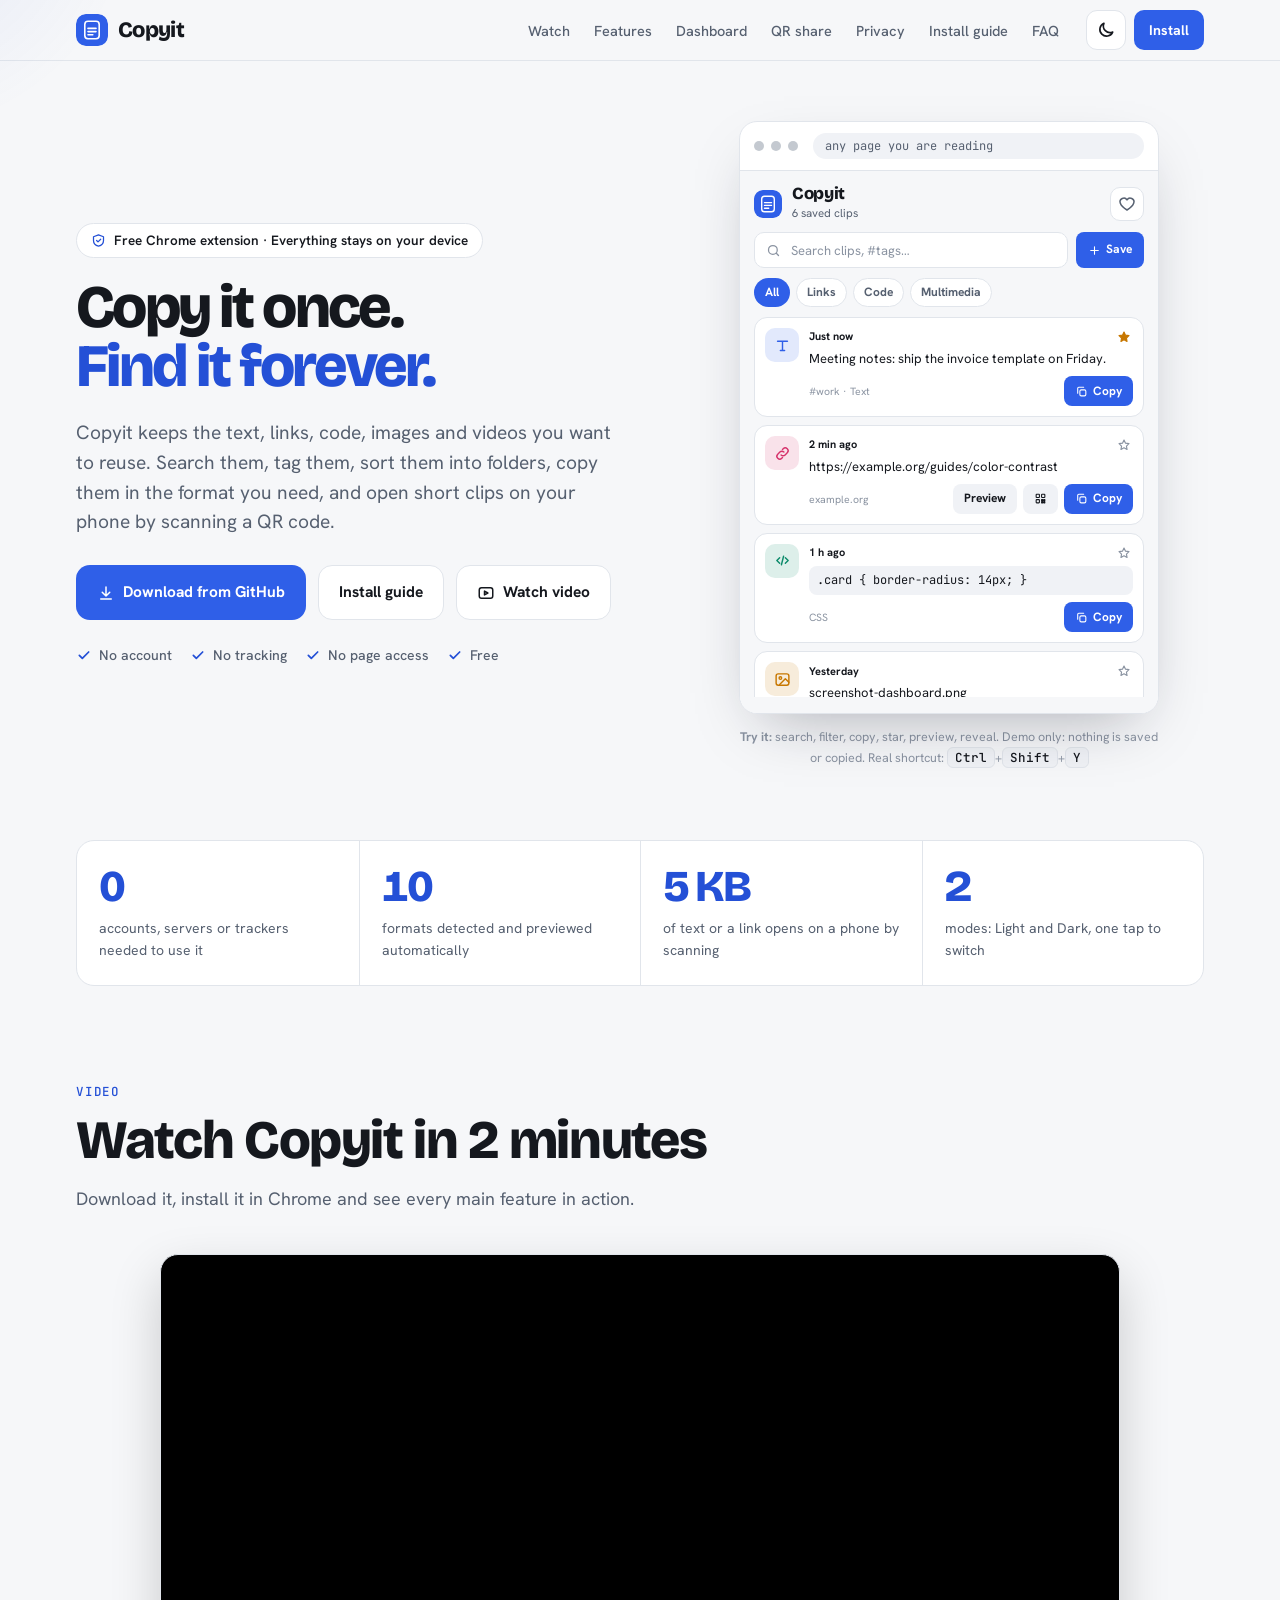
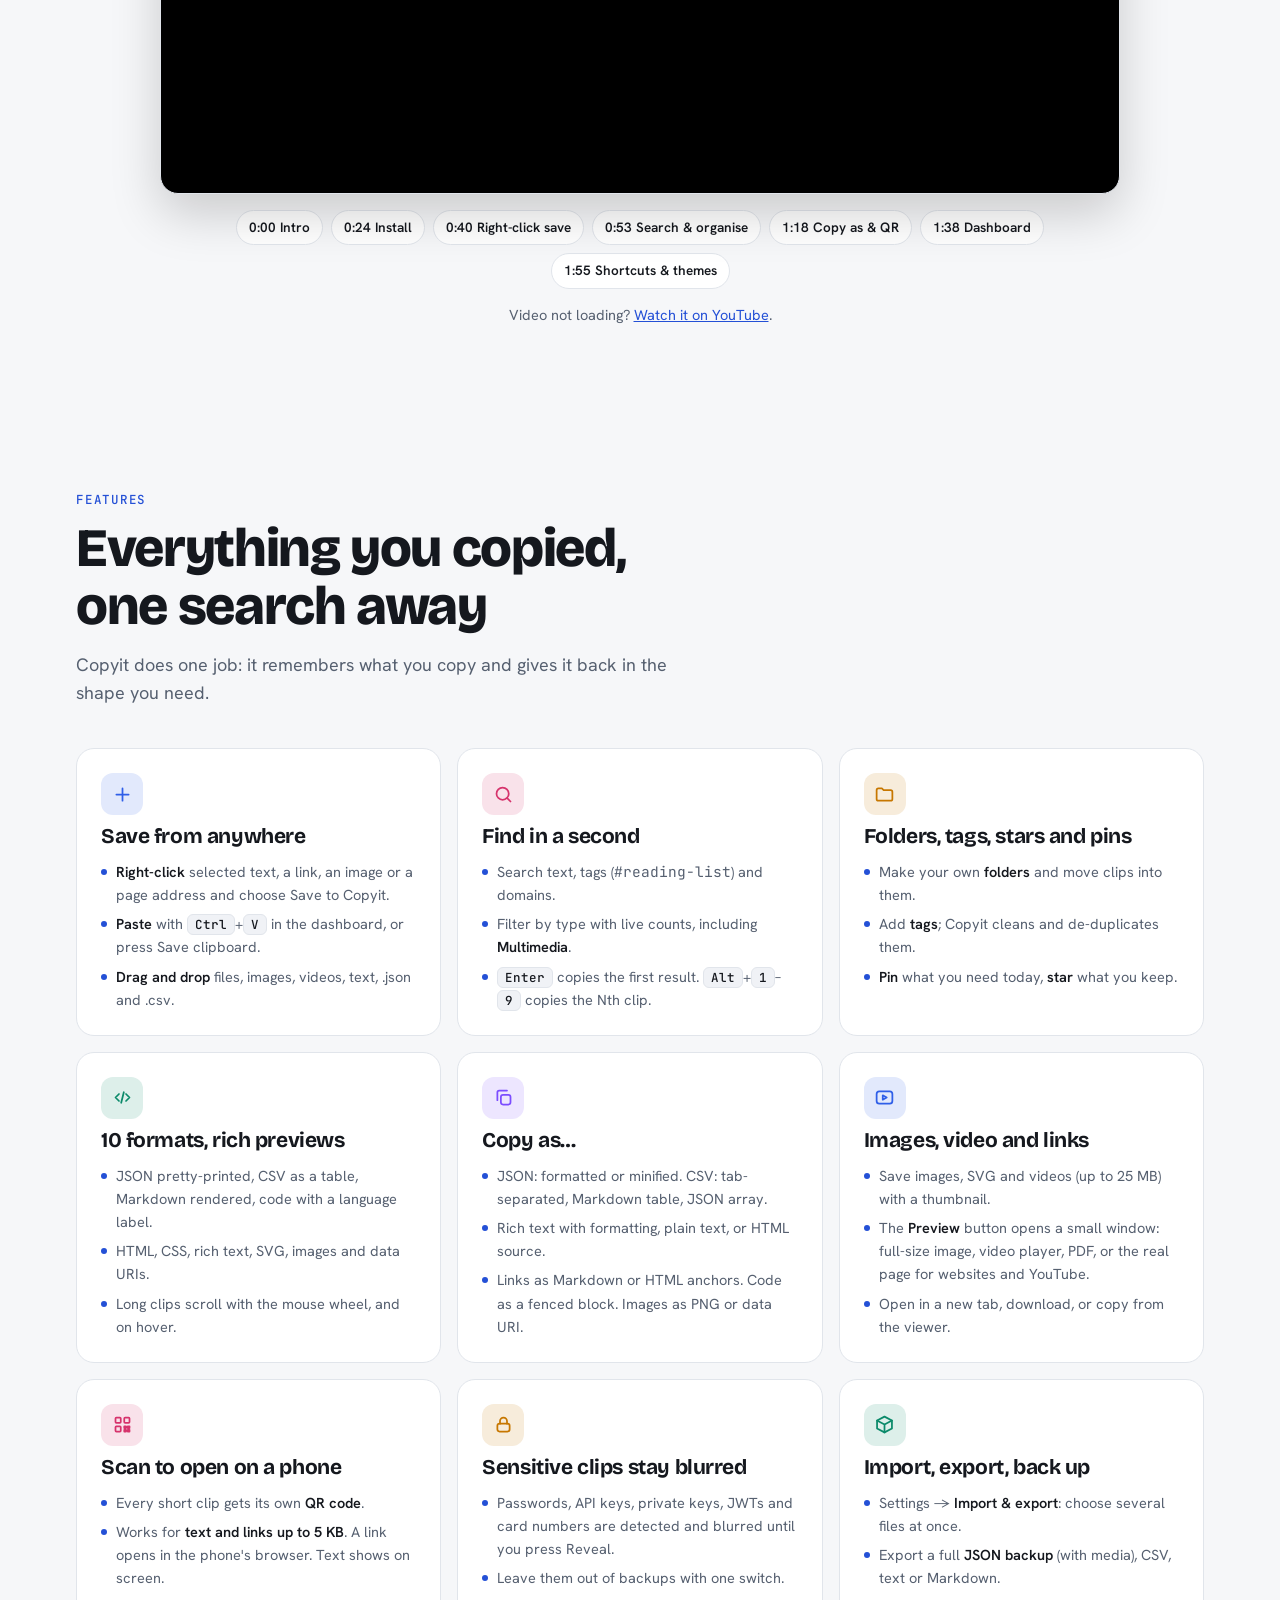
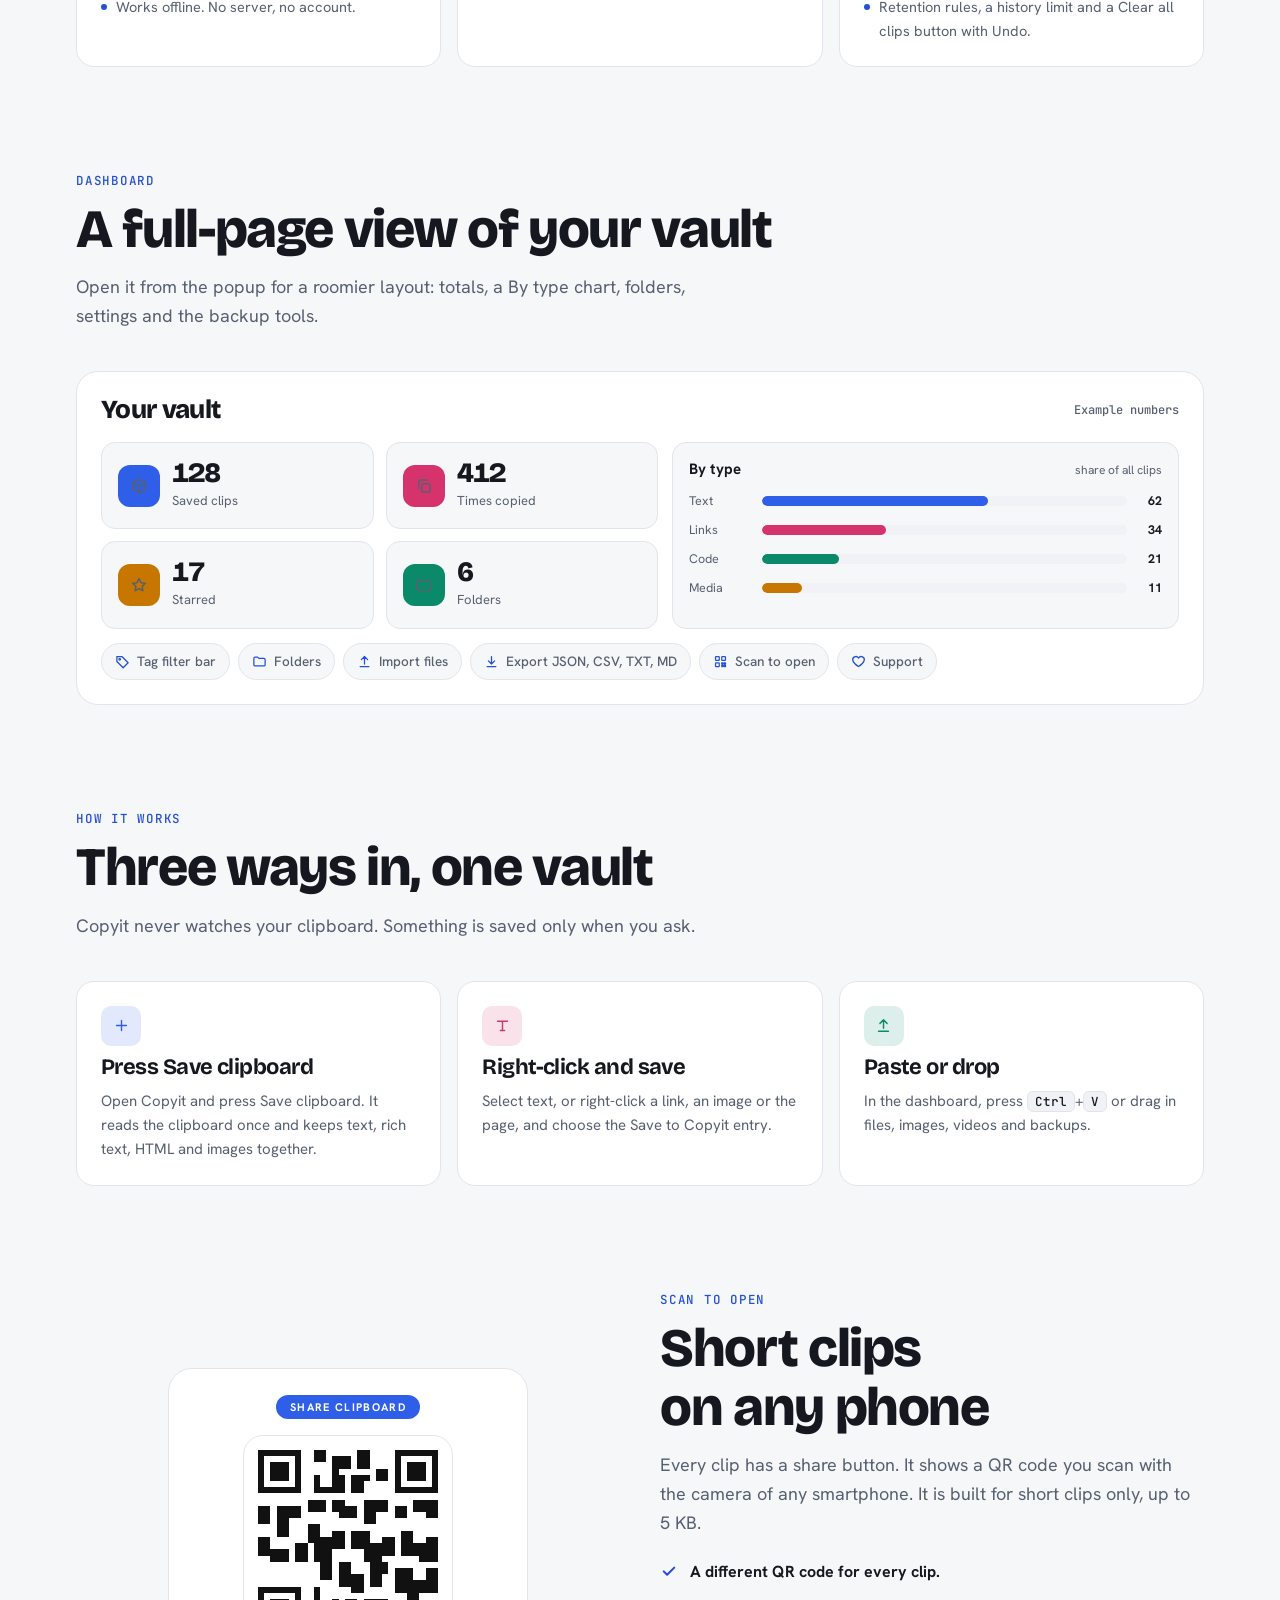
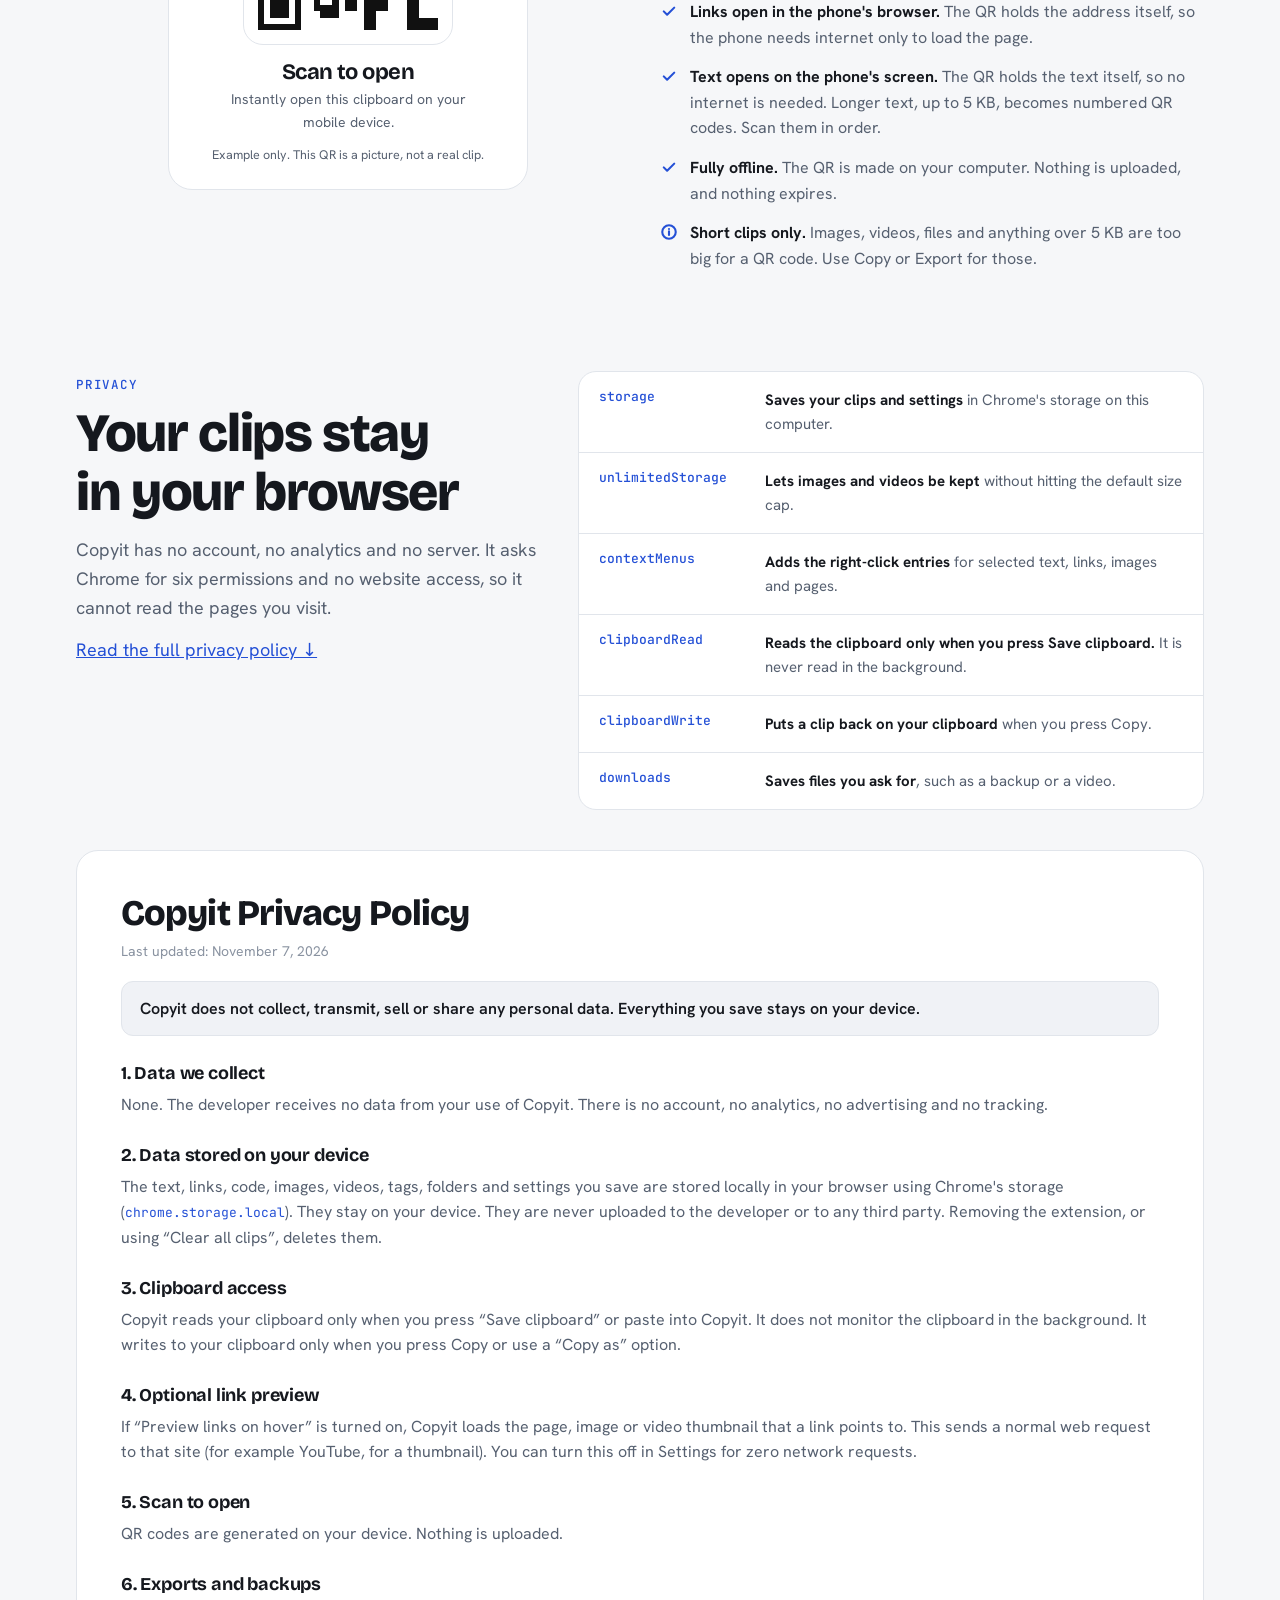
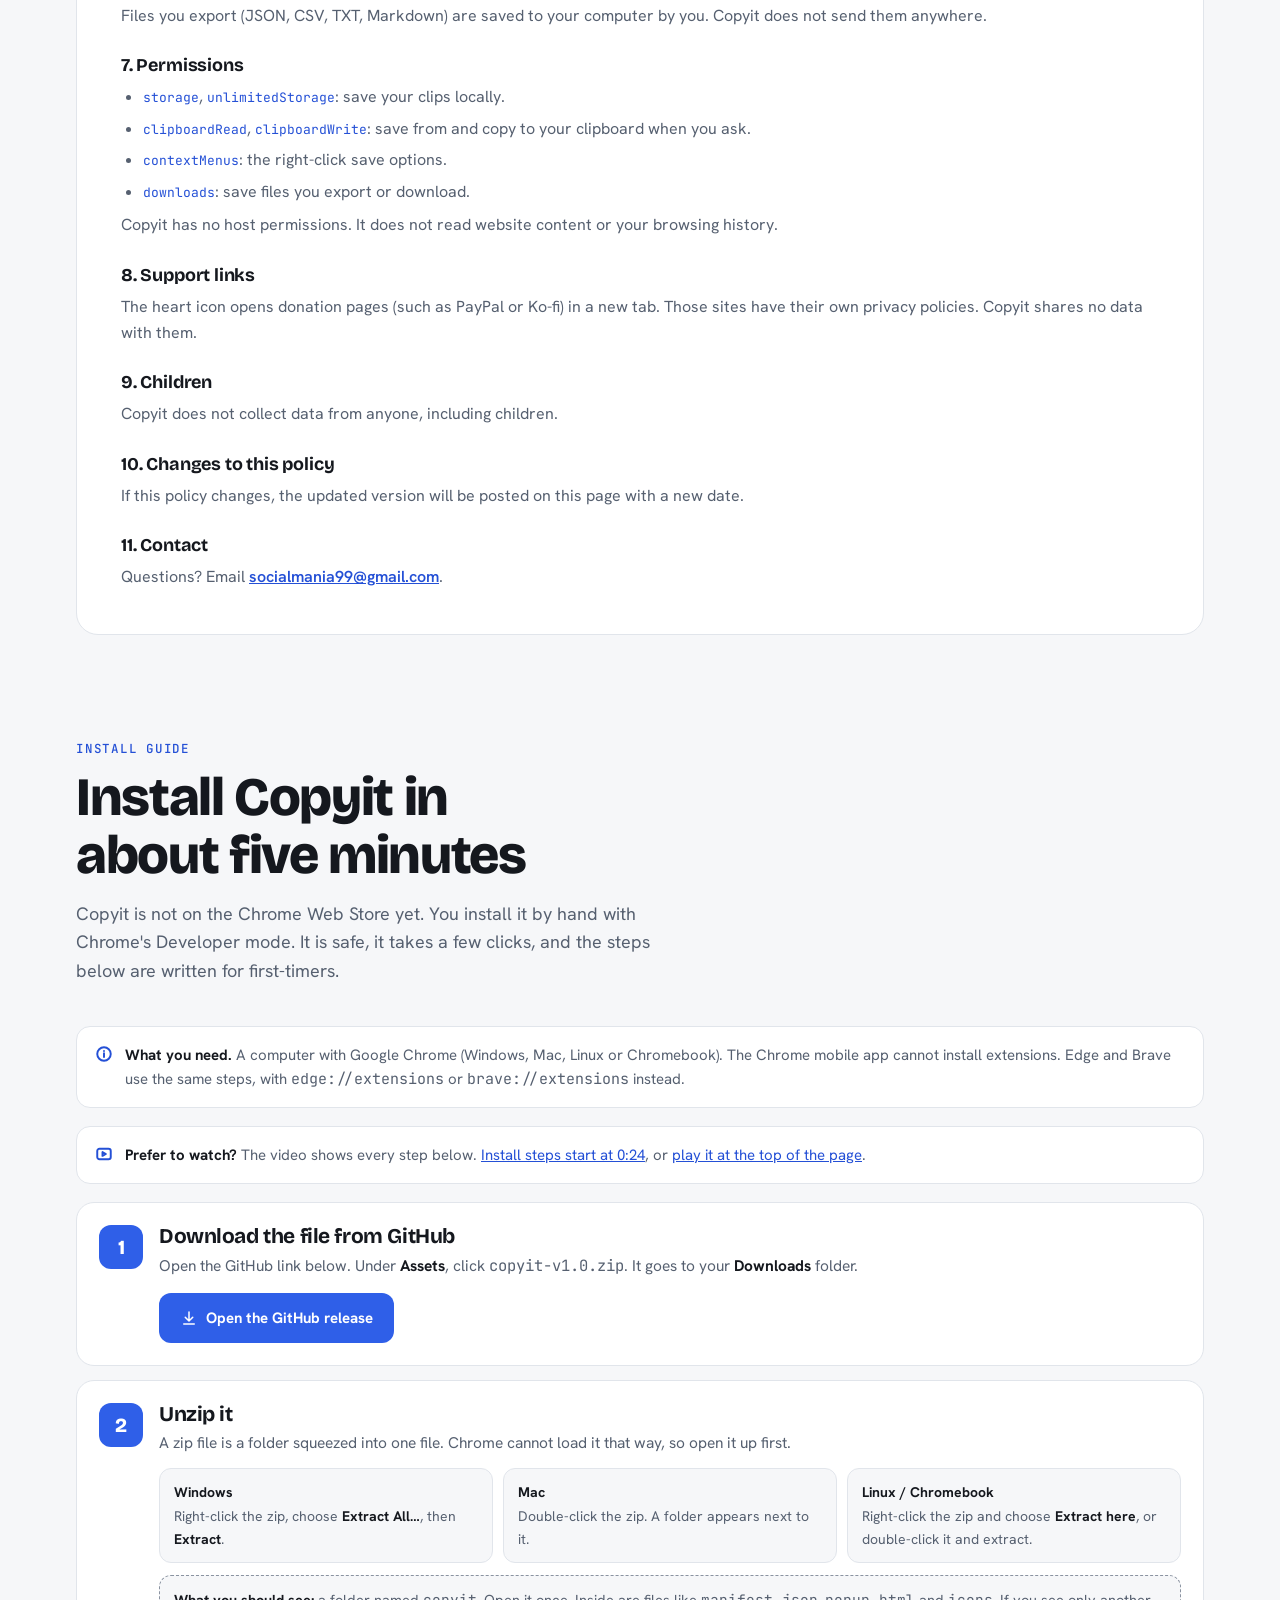
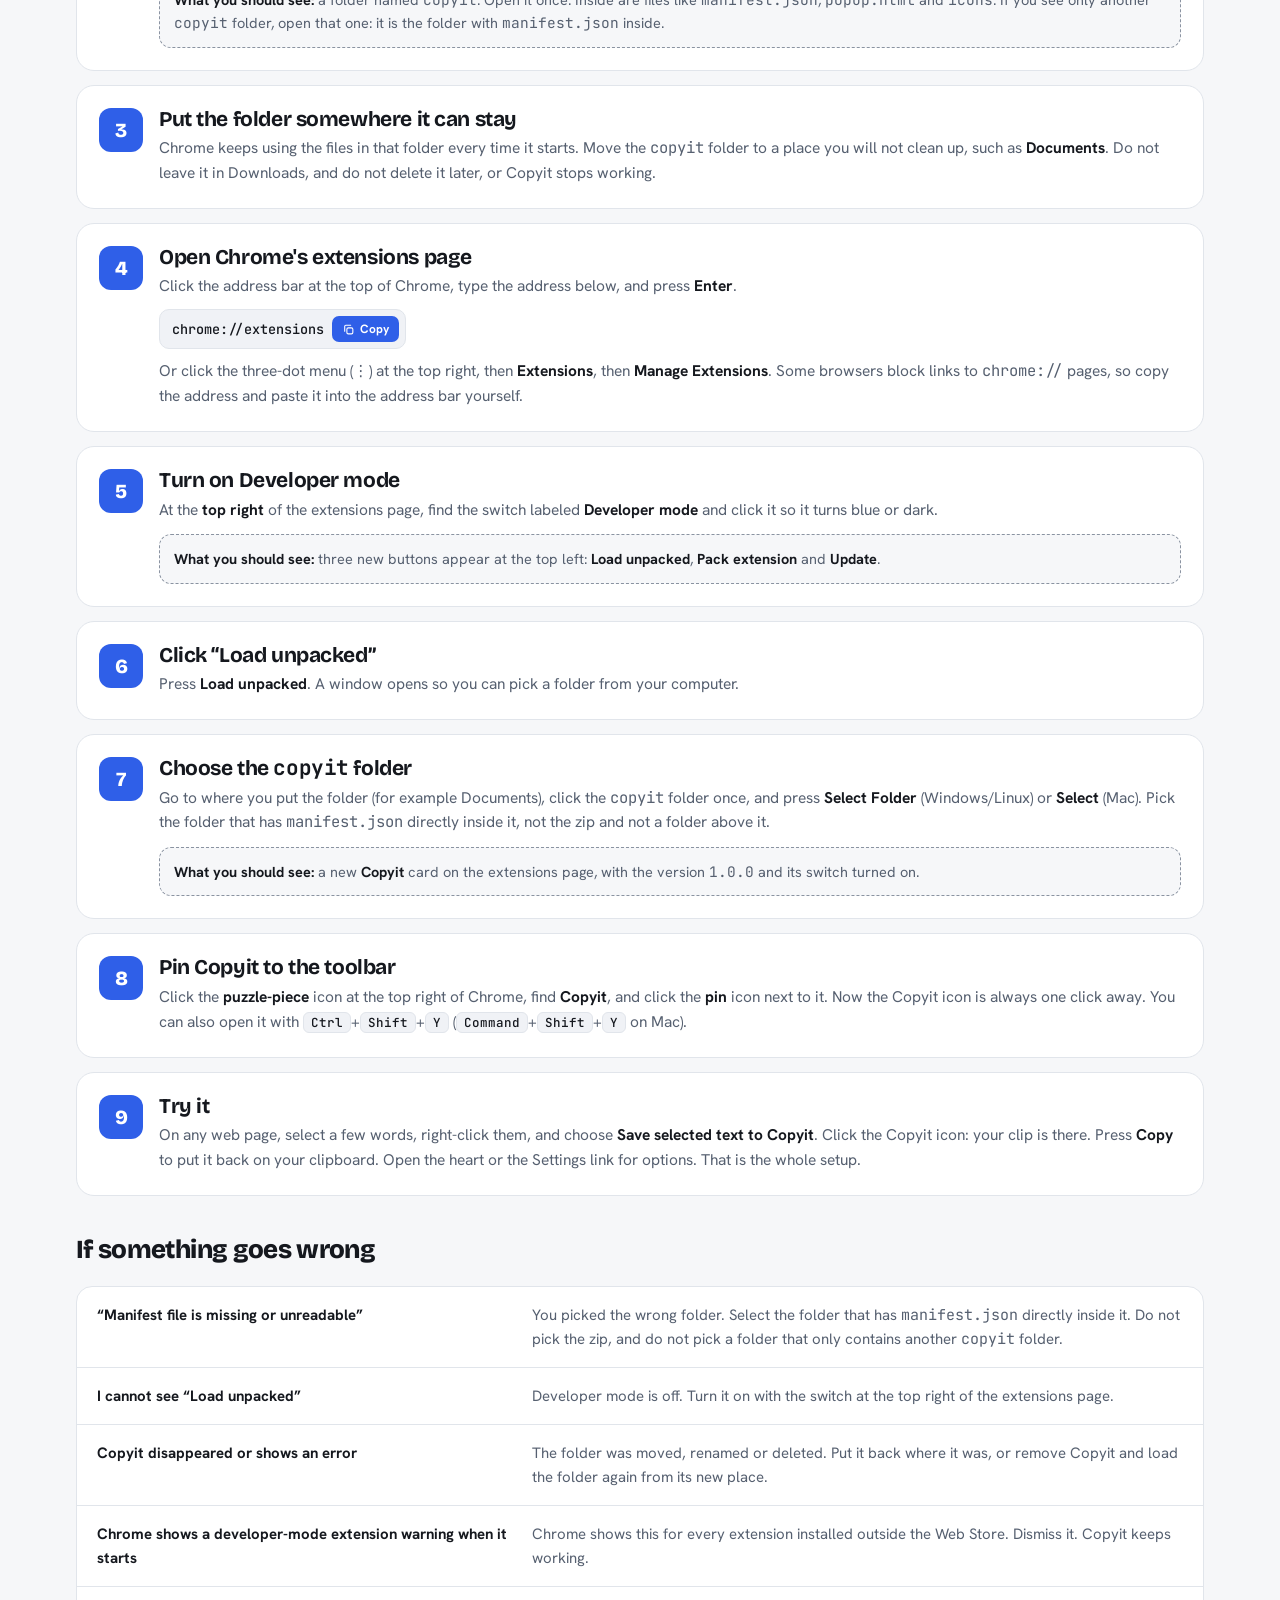
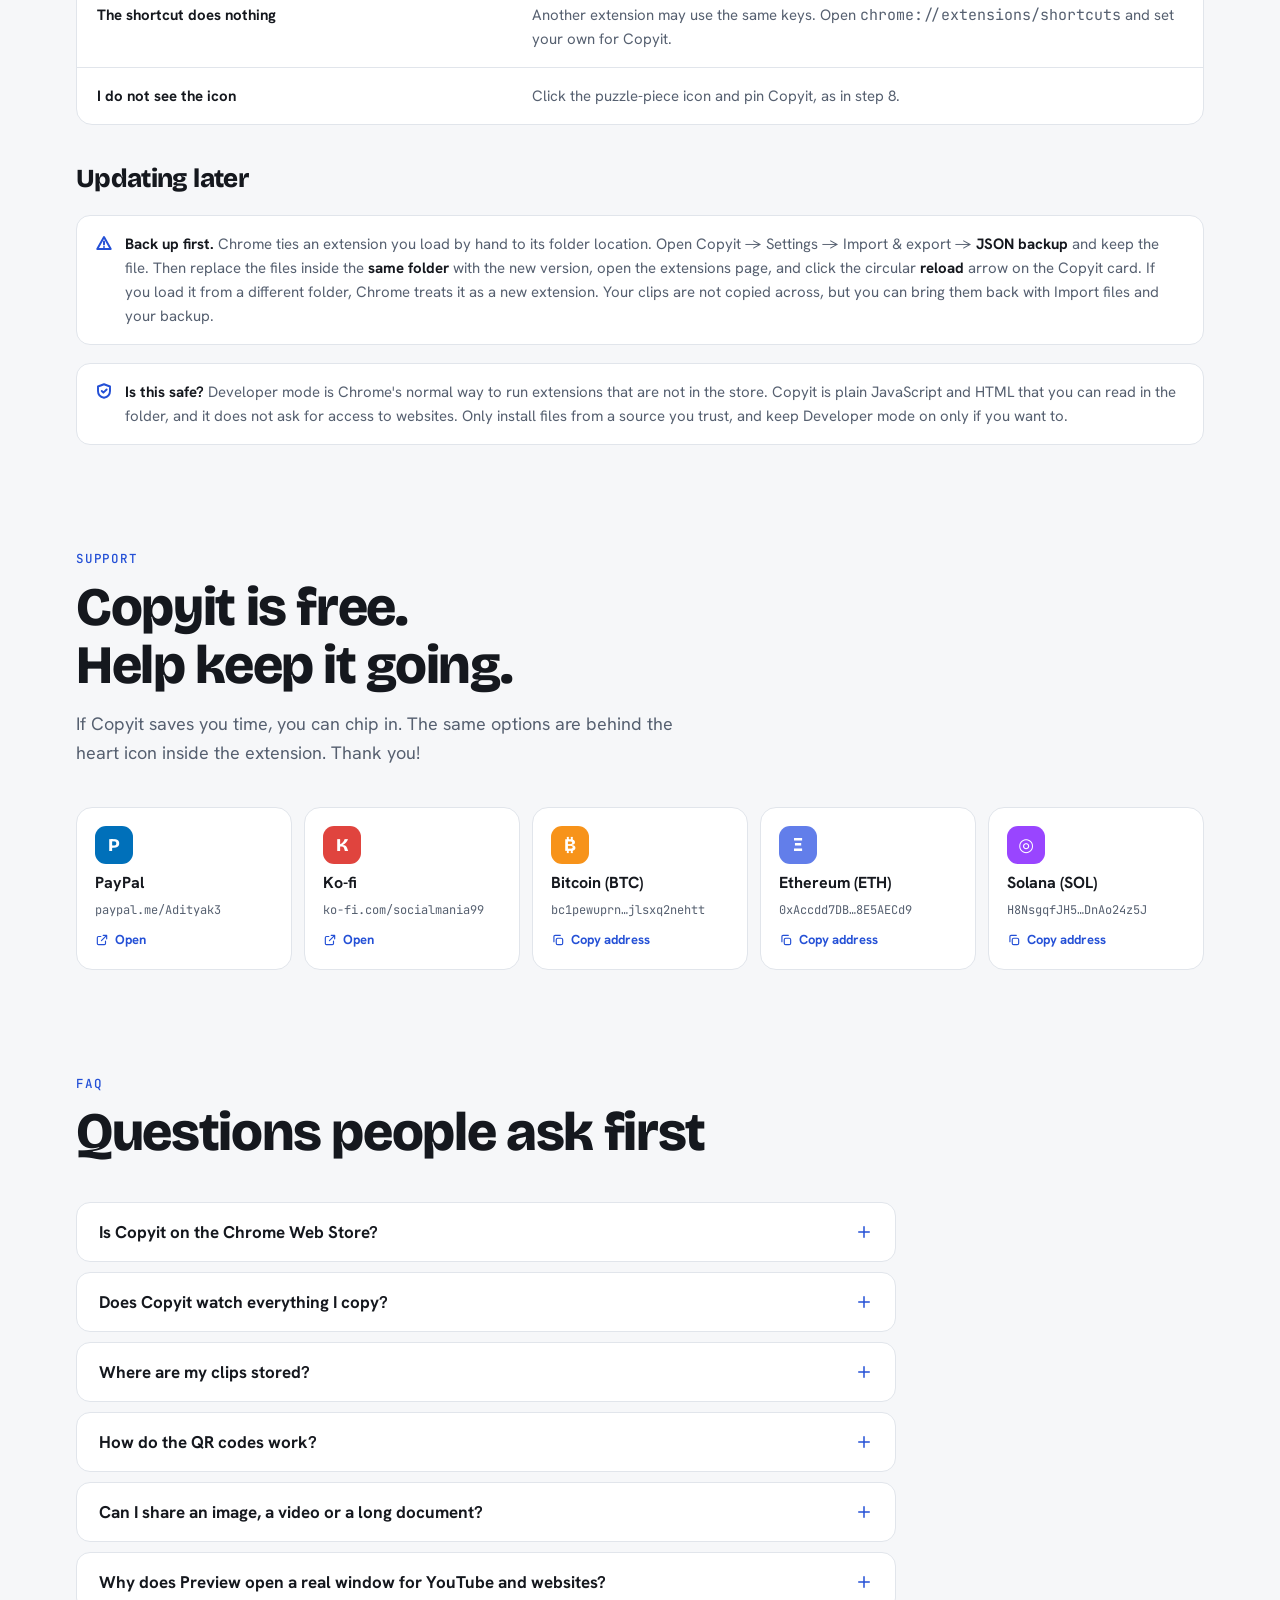
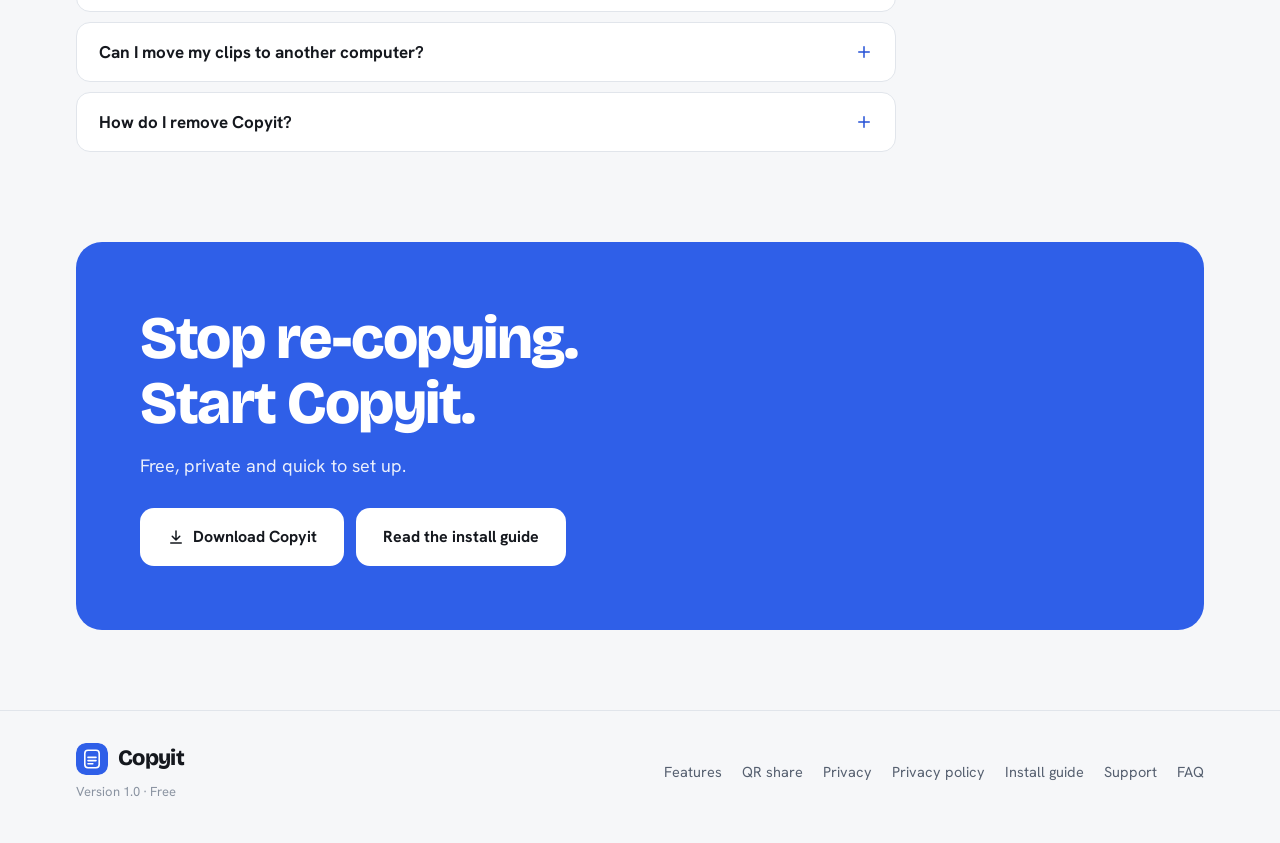
<file: docs/index.html>
<!doctype html>
<html lang="en">
<head>
<meta charset="utf-8">
<meta name="viewport" content="width=device-width,initial-scale=1,viewport-fit=cover">
<meta name="description" content="Copyit is a free, private clipboard history manager for Chrome. Save text, links, code and images, search them, and copy them back in any format. No account, no tracking.">
<meta name="copyit-build" content="2026-11-14-cursor-v4">
<meta name="theme-color" content="#f6f7f9" media="(prefers-color-scheme: light)">
<meta name="theme-color" content="#0e1014" media="(prefers-color-scheme: dark)">
<title>Copyit</title>
<meta name="claude:viewport-fit-sides" content="cover">
<link rel="preconnect" href="https://fonts.googleapis.com">
<link rel="preconnect" href="https://fonts.gstatic.com" crossorigin>
<link rel="stylesheet" href="https://fonts.googleapis.com/css2?family=Bricolage+Grotesque:opsz,wght@12..96,500..800&family=Hanken+Grotesk:wght@400;500;600;700&family=JetBrains+Mono:wght@400;500&display=swap">
<style>
/* Layout: sticky nav, split hero (pitch + static popup mock), facts, feature groups, dashboard mock, how-it-works, share/QR, privacy table, beginner install guide, support, FAQ.
   Identity: clean and still. One flat palette with a light/dark switch. Light motion only: demo popup, 3D cursor and click effects (off for reduced-motion and touch). */
:root{
  --display:"Bricolage Grotesque","Hanken Grotesk",system-ui,sans-serif;
  --body:"Hanken Grotesk","Segoe UI",system-ui,-apple-system,sans-serif;
  --mono:"JetBrains Mono",ui-monospace,Menlo,Consolas,monospace;
  /* Light */
  --bg:#f6f7f9; --surface:#ffffff; --ink:#15181e; --muted:#566070; --faint:#8a93a1; --line:#e1e5eb; --field:#f0f2f6;
  --accent:#2450d6; --btn:#2f5fe8; --on:#ffffff; --grad:var(--btn);
  --c1:#2f5fe8; --c2:#d6336c; --c3:#c77700; --c4:#0b8a6a; --c5:#7c4dff;
  --danger:#d92d4f;
  color-scheme:light;
}
@media (prefers-color-scheme:dark){
  :root:not([data-theme="light"]){
    --bg:#0e1014; --surface:#171a20; --ink:#eef0f4; --muted:#a2aab8; --faint:#6b7483; --line:#272c35; --field:#1e222a;
    --accent:#8fa8ff; --btn:#3d6cf0; --on:#ffffff; --grad:var(--btn);
    --c1:#8fa8ff; --c2:#ff7aa8; --c3:#f5b049; --c4:#3fcfa6; --c5:#b59cff; --danger:#ff6b86;
    color-scheme:dark;
  }
}
:root[data-theme="dark"]{
  --bg:#0e1014; --surface:#171a20; --ink:#eef0f4; --muted:#a2aab8; --faint:#6b7483; --line:#272c35; --field:#1e222a;
  --accent:#8fa8ff; --btn:#3d6cf0; --on:#ffffff; --grad:var(--btn);
  --c1:#8fa8ff; --c2:#ff7aa8; --c3:#f5b049; --c4:#3fcfa6; --c5:#b59cff; --danger:#ff6b86;
  color-scheme:dark;
}
*{box-sizing:border-box}
html{scroll-padding-top:80px}
body{margin:0;background:var(--bg);color:var(--ink);font:16px/1.6 var(--body);-webkit-font-smoothing:antialiased;overflow-x:hidden}
body::before{content:"";position:fixed;inset:0 0 auto;height:env(safe-area-inset-top,0px);z-index:60;background:var(--bg)}
h1,h2,h3,h4,p,ul,ol{margin:0}
h1,h2,h3{font-family:var(--display);text-wrap:balance;letter-spacing:-.025em;line-height:1.08}
p{color:var(--muted);text-wrap:pretty}
a{color:var(--accent)}
button{font:inherit;color:inherit;background:none;border:0;padding:0;cursor:pointer}
:focus-visible{outline:3px solid var(--accent);outline-offset:3px;border-radius:8px}
.in{max-width:1160px;margin-inline:auto;padding-left:max(16px,env(safe-area-inset-left,0px));padding-right:max(16px,env(safe-area-inset-right,0px))}
.i{width:18px;height:18px;fill:none;stroke:currentColor;stroke-width:2;stroke-linecap:round;stroke-linejoin:round;flex:none}
code,.mono{font-family:var(--mono)}

/* buttons */
.btn{display:inline-flex;align-items:center;justify-content:center;gap:8px;padding:12px 20px;border-radius:12px;font-weight:700;font-size:15px;text-decoration:none;white-space:nowrap;color:var(--ink);background:var(--surface);border:1px solid var(--line)}
.btn:hover{border-color:var(--faint)}
.btn.primary{color:var(--on);background:var(--grad);border-color:transparent}
.btn.lg{padding:15px 26px;font-size:16px;border-radius:14px}
.btn.sm{padding:8px 14px;font-size:14px;border-radius:10px}

/* nav */
.nav{position:sticky;top:env(safe-area-inset-top,0px);z-index:50;padding-block:10px;background:var(--bg);border-bottom:1px solid var(--line)}
.nav .in{display:flex;align-items:center;gap:16px}
.brand{display:flex;align-items:center;gap:10px;text-decoration:none;color:var(--ink);font-family:var(--display);font-weight:800;font-size:22px;letter-spacing:-.03em}
.mark{width:32px;height:32px;display:block;border-radius:10px}
.nav-links{display:flex;gap:2px;margin-left:auto}
.nav-links a{padding:8px 11px;border-radius:9px;text-decoration:none;font-size:14.5px;font-weight:500;color:var(--muted)}
.nav-links a:hover{color:var(--ink);background:var(--field)}
.nav-end{display:flex;align-items:center;gap:8px}
.mode-btn{display:inline-grid;place-items:center;width:40px;height:40px;border-radius:11px;color:var(--ink);background:var(--surface);border:1px solid var(--line)}
.mode-btn:hover{border-color:var(--faint)}
.mode-btn .i{width:20px;height:20px}
.mode-btn .sun{display:none}
:root[data-theme="dark"] .mode-btn .sun{display:block}
:root[data-theme="dark"] .mode-btn .moon{display:none}
@media (prefers-color-scheme:dark){:root:not([data-theme="light"]) .mode-btn .sun{display:block}:root:not([data-theme="light"]) .mode-btn .moon{display:none}}

/* hero */
.hero{padding-block:60px 72px}
.hero .in{display:grid;grid-template-columns:minmax(0,1.05fr) minmax(0,.95fr);gap:56px;align-items:center}
.eyebrow{display:inline-flex;align-items:center;gap:8px;padding:6px 14px;border-radius:99px;background:var(--surface);border:1px solid var(--line);font-size:13.5px;font-weight:600;color:var(--ink)}
.eyebrow .i{width:15px;height:15px;color:var(--accent)}
h1.big{margin-top:20px;font-size:clamp(44px,7vw,88px);font-weight:800;line-height:.98;letter-spacing:-.045em}
h1.big em{font-style:normal;color:var(--accent)}
.lede{margin-top:22px;max-width:540px;font-size:clamp(17px,1.5vw,20px);line-height:1.55}
.cta{display:flex;flex-wrap:wrap;gap:12px;margin-top:28px}
.trust{display:flex;flex-wrap:wrap;gap:8px 18px;margin-top:24px;font-size:14px;font-weight:500;color:var(--muted)}
.trust span{display:inline-flex;align-items:center;gap:7px}
.trust .i{width:16px;height:16px;color:var(--accent);stroke-width:2.6}

/* popup mock */
.stage{justify-self:center;width:100%;max-width:420px}
.browser{border-radius:18px;background:var(--surface);border:1px solid var(--line);overflow:hidden}
.bar{display:flex;align-items:center;gap:7px;padding:11px 14px;border-bottom:1px solid var(--line)}
.dot{width:10px;height:10px;border-radius:50%;background:var(--faint);opacity:.5}
.url{flex:1;margin-left:8px;padding:5px 12px;border-radius:99px;background:var(--field);font:12px var(--mono);color:var(--muted);white-space:nowrap;overflow:hidden;text-overflow:ellipsis}
.pp{padding:14px 14px 16px;background:var(--bg)}
.pp-top{display:flex;align-items:center;gap:10px;margin-bottom:10px}
.pp-top .mark{width:28px;height:28px;border-radius:9px}
.pp-top h4{font:800 17px/1.1 var(--display);letter-spacing:-.02em}
.pp-top p{font-size:11.5px}
.pp-top .grow{flex:1}
.search{display:flex;align-items:center;gap:8px;padding:0 11px;height:36px;border-radius:10px;background:var(--surface);border:1px solid var(--line);font-size:13px;color:var(--faint)}
.search .i{width:15px;height:15px}
.chips{display:flex;flex-wrap:wrap;gap:6px;margin:10px 0}
.chip{display:inline-flex;align-items:center;gap:5px;padding:4px 10px;border-radius:99px;font-size:12px;font-weight:700;color:var(--muted);background:var(--surface);border:1px solid var(--line)}
.chip.on{color:var(--on);background:var(--grad);border-color:transparent}
.ent{display:grid;grid-template-columns:34px minmax(0,1fr);gap:0 10px;margin-top:8px;padding:10px;border-radius:13px;background:var(--surface);border:1px solid var(--line)}
.tile{display:grid;place-items:center;width:34px;height:34px;border-radius:10px;color:var(--t);background:color-mix(in srgb,var(--t) 14%,var(--surface))}
.tile .i{width:17px;height:17px}
.t1{--t:var(--c1)}.t2{--t:var(--c2)}.t3{--t:var(--c3)}.t4{--t:var(--c4)}.t5{--t:var(--c5)}
.meta{display:flex;align-items:center;gap:6px;font-size:11px;color:var(--muted)}
.meta b{color:var(--ink);font-weight:700}
.meta .sp{flex:1}
.body{margin-top:4px;font-size:13px;line-height:1.45;color:var(--ink);overflow-wrap:anywhere}
.body.code{font:12px/1.45 var(--mono);padding:6px 8px;border-radius:8px;background:var(--field)}
.foot{display:flex;align-items:center;gap:6px;margin-top:7px}
.foot small{font-size:10.5px;color:var(--faint);flex:1}
.mini{display:inline-flex;align-items:center;gap:5px;padding:4px 10px;border-radius:8px;font-size:12px;font-weight:700;color:var(--on);background:var(--grad)}
.mini.ghost{color:var(--ink);background:var(--field)}
.mini .i{width:13px;height:13px}
.demo-note{margin-top:12px;text-align:center;font-size:12.5px;color:var(--faint)}

/* sections */
.sec{padding-block:80px}
.head{max-width:720px;margin-bottom:40px}
.kick{display:inline-block;margin-bottom:12px;font:500 12.5px var(--mono);letter-spacing:.06em;text-transform:uppercase;color:var(--accent)}
.head h2{font-size:clamp(32px,4.4vw,54px);font-weight:800}
.head p{margin-top:14px;font-size:18px;max-width:620px}
.facts{padding-block:0 12px}
.facts .row{display:grid;grid-template-columns:repeat(4,minmax(0,1fr));border-radius:18px;background:var(--surface);border:1px solid var(--line)}
.fact{padding:24px 22px;border-left:1px solid var(--line)}
.fact:first-child{border-left:0}
.fact b{display:block;font:800 clamp(30px,3.6vw,44px)/1 var(--display);letter-spacing:-.04em;color:var(--accent);font-variant-numeric:tabular-nums}
.fact span{display:block;margin-top:8px;font-size:14px;color:var(--muted)}

/* feature groups */
.fgrid{display:grid;grid-template-columns:repeat(3,minmax(0,1fr));gap:16px}
.fcard{display:flex;flex-direction:column;gap:10px;padding:24px;border-radius:18px;background:var(--surface);border:1px solid var(--line)}
.fcard .tile{width:42px;height:42px;border-radius:12px}
.fcard .tile .i{width:21px;height:21px}
.fcard h3{font-size:21px;font-weight:700;letter-spacing:-.02em}
.fcard p{font-size:15px;line-height:1.55}
.fcard ul{list-style:none;padding:0;display:grid;gap:6px;margin-top:2px}
.fcard li{display:flex;gap:9px;font-size:14.5px;color:var(--muted)}
.fcard li::before{content:"";flex:none;width:6px;height:6px;margin-top:9px;border-radius:50%;background:var(--accent)}
.fcard li b{color:var(--ink);font-weight:600}
kbd{display:inline-block;padding:1px 7px;border-radius:6px;background:var(--field);border:1px solid var(--line);font:500 12.5px var(--mono);color:var(--ink)}

/* dashboard mock */
.dash{border-radius:22px;padding:24px;background:var(--surface);border:1px solid var(--line)}
.dash-top{display:flex;align-items:center;justify-content:space-between;gap:12px;flex-wrap:wrap;margin-bottom:18px}
.dash-top h3{font-size:26px;font-weight:800}
.dash-top small{font:500 12px var(--mono);color:var(--muted)}
.dash-grid{display:grid;grid-template-columns:minmax(0,1.1fr) minmax(0,1fr);gap:14px}
.stats{display:grid;grid-template-columns:1fr 1fr;gap:12px}
.stat{display:flex;align-items:center;gap:12px;padding:16px;border-radius:14px;background:var(--bg);border:1px solid var(--line)}
.bubble{display:grid;place-items:center;width:42px;height:42px;border-radius:12px;color:#fff;background:var(--t)}
.stat b{display:block;font:800 28px/1 var(--display);letter-spacing:-.03em;font-variant-numeric:tabular-nums}
.stat span{font-size:13px;color:var(--muted)}
.chart{padding:16px;border-radius:14px;background:var(--bg);border:1px solid var(--line)}
.chart h4{display:flex;justify-content:space-between;align-items:baseline;font:700 15px var(--body)}
.chart h4 span{font-size:12px;font-weight:400;color:var(--muted)}
.bars{display:grid;gap:9px;margin-top:12px}
.br{display:grid;grid-template-columns:64px minmax(0,1fr) 26px;gap:9px;align-items:center;font-size:12.5px;color:var(--muted)}
.br i{display:block;height:10px;border-radius:99px;background:var(--field);overflow:hidden}
.br i s{display:block;height:100%;width:var(--w);border-radius:99px;background:var(--t);text-decoration:none}
.br b{color:var(--ink);text-align:right;font-variant-numeric:tabular-nums}
.pills{display:flex;flex-wrap:wrap;gap:8px;margin-top:14px}
.pill{display:inline-flex;align-items:center;gap:7px;padding:7px 13px;border-radius:99px;background:var(--bg);border:1px solid var(--line);font-size:13.5px;font-weight:500;color:var(--muted)}
.pill .i{width:15px;height:15px;color:var(--accent)}


/* how */
.steps{display:grid;grid-template-columns:repeat(3,minmax(0,1fr));gap:16px}
.step{padding:24px;border-radius:18px;background:var(--surface);border:1px solid var(--line);display:flex;flex-direction:column;gap:10px}
.step h3{font-size:22px;font-weight:700}
.step p{font-size:15px}
.step .tile{width:40px;height:40px}

/* share */
.split{display:grid;grid-template-columns:minmax(0,1fr) minmax(0,1fr);gap:40px;align-items:center}
.qr-card{max-width:360px;margin-inline:auto;width:100%;padding:24px;border-radius:24px;text-align:center;background:var(--surface);border:1px solid var(--line)}
.qr-card .pill2{display:inline-block;padding:5px 14px;border-radius:99px;font:700 11px var(--body);letter-spacing:.12em;text-transform:uppercase;color:var(--on);background:var(--grad)}
.qr-box{margin:16px auto;width:210px;height:210px;padding:14px;border-radius:20px;background:#fff;border:1px solid var(--line)}
.qr-box svg{display:block;width:100%;height:100%}
.qr-card h3{font-size:22px}
.qr-card p{font-size:14px;margin-top:4px}
.code-chip{display:inline-flex;align-items:center;gap:8px;margin-top:14px;padding:8px 14px;border-radius:10px;background:var(--field);font:500 14px var(--mono);color:var(--ink)}
.checks{list-style:none;padding:0;display:grid;gap:14px;margin-top:22px}
.checks li{display:flex;gap:12px;color:var(--muted)}
.checks li .i{margin-top:3px;color:var(--accent);stroke-width:2.8}
.checks li b{color:var(--ink)}

/* privacy */
.priv{display:grid;grid-template-columns:minmax(0,.85fr) minmax(0,1.15fr);gap:40px;align-items:start}
.priv h2{font-size:clamp(32px,4.4vw,54px);font-weight:800}
.priv>div>p{margin-top:14px;font-size:18px}
.ptable{border-radius:18px;background:var(--surface);border:1px solid var(--line);overflow:hidden}
.prow{display:grid;grid-template-columns:150px minmax(0,1fr);gap:16px;padding:16px 20px;border-top:1px solid var(--line)}
.prow:first-child{border-top:0}
.prow code{align-self:start;font:500 13px var(--mono);color:var(--accent);word-break:break-word}
.prow span{font-size:15px;color:var(--muted)}
.prow span b{color:var(--ink)}

/* privacy policy */
.policy{margin-top:40px;padding:clamp(22px,4vw,44px);border-radius:22px;background:var(--surface);border:1px solid var(--line)}
.policy h3{font-size:clamp(26px,3.2vw,36px);font-weight:800}
.policy .upd{margin-top:6px;font-size:14px;color:var(--faint)}
.policy .sum{margin-top:18px;padding:14px 18px;border-radius:12px;background:var(--field);border:1px solid var(--line);font-weight:600;color:var(--ink)}
.policy h4{margin-top:26px;font:700 18px var(--display);letter-spacing:-.01em;color:var(--ink)}
.policy p{margin-top:8px;font-size:16px}
.policy ul{margin:8px 0 0;padding-left:22px;display:grid;gap:6px;color:var(--muted)}
.policy li code,.policy p code{font-size:13px;color:var(--accent)}
.policy a{font-weight:600}

/* install */
.guide{display:grid;gap:18px}
.gnote{display:flex;gap:12px;padding:16px 18px;border-radius:14px;background:var(--surface);border:1px solid var(--line)}
.gnote .i{margin-top:2px;color:var(--accent);stroke-width:2.6}
.gnote p{font-size:15px}.gnote b{color:var(--ink)}
.gsteps{list-style:none;padding:0;display:grid;gap:14px;counter-reset:n}
.gstep{display:grid;grid-template-columns:44px minmax(0,1fr);gap:16px;padding:22px;border-radius:18px;background:var(--surface);border:1px solid var(--line);counter-increment:n}
.gstep::before{content:counter(n);display:grid;place-items:center;width:44px;height:44px;border-radius:12px;font:800 20px var(--display);color:var(--on);background:var(--grad)}
.gstep h3{font-size:21px;font-weight:700;letter-spacing:-.02em}
.gstep p{margin-top:6px;font-size:15.5px}
.gstep p b{color:var(--ink)}
.gstep .cta{margin-top:14px}
.os{display:grid;grid-template-columns:repeat(3,minmax(0,1fr));gap:10px;margin-top:12px}
.os div{padding:12px 14px;border-radius:12px;background:var(--bg);border:1px solid var(--line);font-size:14px;color:var(--muted)}
.os strong{display:block;margin-bottom:2px;color:var(--ink);font-size:14px}
.os em{font-style:normal;color:var(--ink);font-weight:700}
.cmd{display:inline-flex;align-items:center;gap:8px;max-width:100%;margin-top:10px;padding:6px 6px 6px 12px;border-radius:10px;background:var(--field);border:1px solid var(--line);font:500 13.5px var(--mono);color:var(--ink)}
.cmd button{display:inline-flex;align-items:center;gap:5px;padding:5px 10px;border-radius:7px;font:700 12px var(--body);color:var(--on);background:var(--grad)}
.cmd button .i{width:13px;height:13px}
.look-for{margin-top:12px;padding:12px 14px;border-radius:12px;background:var(--bg);border:1px dashed var(--faint);font-size:14.5px;color:var(--muted)}
.look-for b{color:var(--ink)}
.tbl{border-radius:16px;background:var(--surface);border:1px solid var(--line);overflow:hidden}
.trow{display:grid;grid-template-columns:minmax(0,.9fr) minmax(0,1.4fr);gap:16px;padding:16px 20px;border-top:1px solid var(--line)}
.trow:first-child{border-top:0}
.trow b{color:var(--ink);font-size:15px}
.trow span{font-size:15px;color:var(--muted)}
h3.sub{margin:22px 0 4px;font-size:26px;font-weight:800}

/* support */
.support{display:grid;grid-template-columns:repeat(5,minmax(0,1fr));gap:12px}
.sup{display:flex;flex-direction:column;gap:6px;min-width:0;padding:18px;border-radius:16px;text-align:left;text-decoration:none;color:var(--ink);background:var(--surface);border:1px solid var(--line)}
.sup:hover{border-color:var(--faint)}
.sup .gl{display:grid;place-items:center;width:38px;height:38px;border-radius:11px;font:800 18px var(--display);color:#fff;background:var(--g)}
.sup b{font-size:16px}
.sup small{font:400 12px var(--mono);color:var(--muted);overflow-wrap:anywhere}
.sup .act{display:inline-flex;align-items:center;gap:6px;margin-top:auto;padding-top:6px;font-size:13px;font-weight:700;color:var(--accent)}
.sup .act .i{width:14px;height:14px}

/* faq */
.faq{max-width:820px;display:grid;gap:10px}
details{border-radius:14px;background:var(--surface);border:1px solid var(--line);overflow:hidden}
summary{display:flex;align-items:center;justify-content:space-between;gap:16px;padding:18px 22px;cursor:pointer;list-style:none;font:700 17px var(--body);color:var(--ink)}
summary::-webkit-details-marker{display:none}
summary .i{color:var(--accent)}
details[open] summary .i{transform:rotate(45deg)}
details p{padding:0 22px 20px;font-size:16px}

/* final + footer */
.final{padding-block:10px 80px}
.final .box{padding:clamp(30px,6vw,64px);border-radius:26px;color:var(--on);background:var(--grad)}
.final h2{max-width:700px;font-size:clamp(34px,5vw,60px);font-weight:800;color:inherit}
.final p{margin-top:16px;max-width:520px;font-size:18px;color:inherit;opacity:.9}
.final .cta .btn{background:var(--surface);color:var(--ink);border-color:transparent}
footer{border-top:1px solid var(--line);padding-block:30px 40px}
footer .in{display:flex;flex-wrap:wrap;gap:18px 40px;align-items:center;justify-content:space-between}
footer nav{display:flex;flex-wrap:wrap;gap:6px 20px}
footer a{font-size:14.5px;color:var(--muted);text-decoration:none}footer a:hover{color:var(--ink)}
footer small{display:block;margin-top:6px;font-size:13px;color:var(--faint)}

.toast{position:fixed;left:50%;bottom:calc(24px + env(safe-area-inset-bottom,0px));transform:translateX(-50%);z-index:80;padding:10px 18px;border-radius:12px;font-size:14px;font-weight:600;color:var(--on);background:var(--btn)}
.toast[hidden]{display:none}

@media(max-width:1020px){
  .support{grid-template-columns:repeat(3,minmax(0,1fr))}
  .fgrid{grid-template-columns:repeat(2,minmax(0,1fr))}
}
@media(max-width:900px){
  .hero .in,.priv,.split,.dash-grid,.steps{grid-template-columns:minmax(0,1fr)}
  .hero .in{gap:40px}
  .nav-links{display:none}.nav-end{margin-left:auto}
}
@media(max-width:700px){
  .sec{padding-block:56px}
  .fgrid{grid-template-columns:minmax(0,1fr)}
  .support{grid-template-columns:repeat(2,minmax(0,1fr))}
  .facts .row{grid-template-columns:1fr 1fr}
  .fact:nth-child(3){border-left:0}.fact:nth-child(n+3){border-top:1px solid var(--line)}
  .prow,.trow{grid-template-columns:minmax(0,1fr);gap:4px}
  .os{grid-template-columns:minmax(0,1fr)}
  .gstep{grid-template-columns:minmax(0,1fr);gap:12px}
  .dash{padding:14px}.nav .btn.sm{display:none}
}
@media(max-width:420px){.stats{grid-template-columns:minmax(0,1fr)}.support{grid-template-columns:minmax(0,1fr)}}
/* Responsive polish */
html{-webkit-text-size-adjust:100%;scroll-padding-top:72px}
section[id]{scroll-margin-top:72px}
h1.big{text-wrap:balance}
h1.big em{display:block}
.menu-btn{display:none}
.menu-btn .m2{display:none}
.nl-install{display:none}
@media(min-width:1600px){.in{max-width:1280px}}
@media(min-width:901px){h1.big{font-size:clamp(48px,4.7vw,68px)}.hero .cta .btn.lg{padding:14px 20px;font-size:15.5px}}
@media(max-width:900px){
  .menu-btn{display:inline-grid}
  .nav-end{gap:8px}
  .nav-links{display:none;position:absolute;left:0;right:0;top:100%;flex-direction:column;gap:2px;margin:0;padding:10px 16px 16px;background:var(--bg);border-bottom:1px solid var(--line);box-shadow:0 18px 30px rgba(0,0,0,.14);max-height:calc(100vh - 64px);overflow-y:auto}
  .nav-links.open{display:flex}
  .nav-links a{padding:13px 12px;font-size:16px;color:var(--ink)}
  .nav-links .nl-install{display:flex;justify-content:center;margin-top:8px;color:var(--on);background:var(--btn);font-weight:700}
  .nav-links .nl-install:hover{color:var(--on);background:var(--btn)}
  .cmd button{min-height:36px;padding-inline:12px}
  footer nav{gap:0 16px}footer nav a{padding:10px 2px}
  .menu-btn[aria-expanded="true"] .m1{display:none}
  .menu-btn[aria-expanded="true"] .m2{display:inline}
}
@media(max-width:700px){
  .hero{padding-block:36px 52px}
  .hero .cta .btn{flex:1 1 100%}
  .trust{gap:8px 16px}
  .vchap{flex-wrap:nowrap;justify-content:flex-start;overflow-x:auto;scroll-snap-type:x proximity;padding:2px 2px 8px;margin-inline:-16px;padding-inline:16px;-webkit-overflow-scrolling:touch}
  .vchap a{flex:none;padding:10px 14px;scroll-snap-align:start}
  .video{border-radius:12px}
  .vid-note,.gnote a{line-height:1.9}
}
@media(max-width:380px){
  h1.big{font-size:40px}
  .fact b{font-size:30px}
}
@media(hover:none){.vchap a:hover{border-color:var(--line);color:var(--ink)}}
/* Interactive hero demo */
.hero{position:relative;isolation:isolate}
.hero>.in{position:relative;z-index:1}
.hero::before{content:"";position:absolute;inset:0;z-index:0;pointer-events:none;opacity:0;transition:opacity .4s;background:radial-gradient(460px circle at var(--mx,70%) var(--my,30%),color-mix(in srgb,var(--accent) 15%,transparent),transparent 62%)}
.hero.spot::before{opacity:1}
.browser{transform-style:preserve-3d;will-change:transform;box-shadow:0 24px 60px -24px rgba(20,24,40,.35)}
.pp{position:relative}
.srow{display:flex;gap:8px;align-items:center}
.srow .search{flex:1;min-width:0;cursor:text}
.search input{flex:1;min-width:0;height:100%;border:0;outline:0;background:transparent;color:var(--ink);font:inherit;font-size:13px}
.search input::placeholder{color:var(--faint)}
.search:focus-within{border-color:var(--accent);box-shadow:0 0 0 3px color-mix(in srgb,var(--accent) 18%,transparent)}
.search input::-webkit-search-cancel-button{display:none}
button.mini,button.chip,button.ibtn,.pp button{font-family:inherit;cursor:pointer}
button.mini{border:0;min-height:36px;padding:0 12px;transition:transform .15s,filter .15s}
.ent button.mini{min-height:30px;padding:0 11px}
button.mini:hover,button.chip:hover{filter:brightness(1.06)}
button.mini:active,button.chip:active{transform:scale(.94)}
button.chip{transition:background .2s,color .2s,transform .15s}
button.chip:not(.on):hover{border-color:var(--accent);color:var(--ink)}
.ibtn{display:grid;place-items:center;width:34px;height:34px;border-radius:10px;border:1px solid var(--line);background:var(--surface);color:var(--muted)}
.ibtn:hover,.ibtn[aria-expanded="true"]{color:var(--danger);border-color:var(--danger)}
.ibtn.on{color:var(--danger)}
.pp-list{max-height:380px;overflow-y:auto;overscroll-behavior:contain;margin-inline:-4px;padding:0 4px 2px;scrollbar-width:thin}
.pp-list .ent:first-child{margin-top:0}
.ent{transition:border-color .2s,box-shadow .2s}
.ent:hover{border-color:color-mix(in srgb,var(--accent) 45%,var(--line));box-shadow:0 6px 18px -10px rgba(36,80,214,.4)}
.ent.new{animation:entIn .45s cubic-bezier(.2,.8,.2,1)}
@keyframes entIn{from{opacity:0;transform:translateY(-10px) scale(.97)}to{opacity:1;transform:none}}
.star{display:inline-grid;place-items:center;width:26px;height:26px;margin:-4px -4px -4px 0;border-radius:8px;border:0;background:transparent;color:var(--faint)}
.star:hover{color:var(--c3);background:var(--field)}
.star.on{color:var(--c3)}.star.on .i{fill:currentColor}
.meta .x{font-weight:700;color:var(--accent)}
.foot{flex-wrap:wrap}
.foot small{min-width:70px}
.blurred{filter:blur(5px);user-select:none;transition:filter .25s}
.thumb{margin-top:6px;height:84px;border-radius:9px;background:linear-gradient(135deg,var(--c1),var(--c2) 55%,var(--c3));position:relative;overflow:hidden}
.thumb::after{content:"";position:absolute;inset:14px 16px;border-radius:7px;background:rgba(255,255,255,.28);box-shadow:0 0 0 1px rgba(255,255,255,.4) inset}
.pv{grid-column:1/-1;margin-top:9px;padding:10px;border-radius:10px;background:var(--field);border:1px solid var(--line);display:flex;gap:10px;align-items:center;animation:entIn .3s ease}
.pv i{flex:none;width:40px;height:40px;border-radius:9px;background:linear-gradient(135deg,var(--c4),var(--c1));display:block}
.pv b{display:block;font-size:12.5px}.pv span{font-size:11.5px;color:var(--muted);line-height:1.35;display:block}
.pp-empty{padding:26px 10px;text-align:center;font-size:13px;color:var(--muted)}
.pp-pop{position:absolute;z-index:5;right:12px;top:52px;width:min(250px,calc(100% - 24px));padding:12px;border-radius:12px;background:var(--surface);border:1px solid var(--line);box-shadow:0 18px 40px -12px rgba(0,0,0,.35);font-size:12.5px;color:var(--ink);animation:entIn .25s ease}
.pp-pop[hidden]{display:none}
.pp-pop h5{font:800 13px var(--display);margin:0 0 4px}.pp-pop p{margin:0;color:var(--muted);line-height:1.45}
.pp-pop .menu{display:grid;gap:2px;margin-top:2px}
.pp-pop .menu button{text-align:left;padding:8px 10px;border-radius:8px;border:0;background:transparent;color:var(--ink);font-size:13px;font-weight:600}
.pp-pop .menu button:hover{background:var(--field)}
.qr{display:block;width:132px;height:132px;margin:8px auto 4px;padding:8px;border-radius:10px;background:#fff}
.pp-toast{position:absolute;left:50%;bottom:10px;transform:translate(-50%,16px);opacity:0;pointer-events:none;padding:7px 14px;border-radius:99px;background:var(--ink);color:var(--bg);font-size:12.5px;font-weight:700;white-space:nowrap;transition:opacity .2s,transform .2s;z-index:6}
.pp-toast.show{opacity:1;transform:translate(-50%,0)}

/* 3D cursor + click effects */
/* Cursor: native PNG cursor is the base, so it always shows. The 3D overlay below adds tilt on top. */
*{cursor:url([data-uri]) 3 2,auto;cursor:-webkit-image-set(url([data-uri]) 1x,url([data-uri]) 2x) 3 2,auto}
a,button,summary,label,select,[role="tab"],[data-copy],.btn{cursor:url([data-uri]) 3 2,pointer;cursor:-webkit-image-set(url([data-uri]) 1x,url([data-uri]) 2x) 3 2,pointer}
input,textarea{cursor:text}
html.has-cur,html.has-cur *{cursor:none!important}
html.has-cur input,html.has-cur textarea{cursor:text!important}
.fx-layer,.cur-arrow{position:fixed;left:0;top:0;pointer-events:none}
.cur-arrow{z-index:9999;width:25px;height:25px;margin:-2px 0 0 -2px;opacity:0;background:url([data-uri]) center/contain no-repeat;transform-origin:6% 5%;will-change:transform;filter:drop-shadow(0 7px 8px rgba(40,56,120,.38)) drop-shadow(0 1px 1px rgba(40,56,120,.3));transition:opacity .2s,filter .2s}
.cur-on .cur-arrow{opacity:1}
.cur-hover .cur-arrow{background-image:url([data-uri]);margin:-2px 0 0 -9px;transform-origin:36% 4%;filter:drop-shadow(0 10px 12px rgba(36,80,214,.5)) drop-shadow(0 1px 1px rgba(40,56,120,.3))}
.cur-text .cur-arrow,.cur-away .cur-arrow{opacity:0}
.trail{position:fixed;left:0;top:0;z-index:9996;pointer-events:none}
.site-glow{position:fixed;inset:0;z-index:9990;pointer-events:none;background:radial-gradient(360px circle at var(--gx,-500px) var(--gy,-500px),color-mix(in srgb,var(--accent) 9%,transparent),transparent 65%)}
.tilt{position:relative;transform-style:preserve-3d;will-change:transform}
.tilt::after{content:"";position:absolute;inset:0;border-radius:inherit;pointer-events:none;opacity:0;transition:opacity .25s;background:radial-gradient(260px circle at var(--tx,50%) var(--ty,0%),color-mix(in srgb,var(--accent) 16%,transparent),transparent 62%)}
.tilt.hot::after{opacity:1}
.mag-back{transition:translate .35s cubic-bezier(.2,.8,.2,1)!important}
@media(prefers-reduced-motion:reduce){.site-glow,.trail{display:none}}
.fx-layer{inset:0;width:auto;height:auto;z-index:9997;overflow:hidden}
.fx{position:absolute;left:0;top:0;pointer-events:none;will-change:transform,opacity}
@media(prefers-reduced-motion:reduce){.ent.new,.pp-pop,.pv{animation:none}}
@media(max-width:700px){button.chip{min-height:36px;padding-inline:13px}.ent button.mini{min-height:36px}.star{width:34px;height:34px;margin:-6px -6px -6px 0}.ibtn{width:38px;height:38px}.pp-list{max-height:340px}.srow .mini{min-height:36px}.pp-pop{right:8px}}
/* Video walkthrough */
.video{position:relative;aspect-ratio:16/9;max-width:960px;margin:0 auto;border-radius:18px;overflow:hidden;border:1px solid var(--line);background:#000;box-shadow:0 20px 50px rgba(0,0,0,.18)}
.video iframe{position:absolute;inset:0;width:100%;height:100%;border:0}
.vchap{display:flex;flex-wrap:wrap;justify-content:center;gap:8px;max-width:960px;margin:16px auto 0}
.vchap a{padding:6px 12px;border-radius:99px;border:1px solid var(--line);background:var(--surface);color:var(--ink);font-size:13.5px;font-weight:600;text-decoration:none}
.vchap a:hover{border-color:var(--accent);color:var(--accent)}
.vid-note{text-align:center;color:var(--muted);font-size:14.5px;margin:14px 0 0}
</style>
</head>
<body>

<svg width="0" height="0" style="position:absolute" aria-hidden="true">
  <symbol id="logo" viewBox="0 0 40 40"><rect width="40" height="40" rx="11" fill="var(--btn)" style="fill:var(--btn)"/><rect x="11" y="9" width="18" height="22" rx="4" fill="none" stroke="#fff" stroke-width="2" style="stroke:var(--on)"/><path d="M15 18h10M15 22h10M15 26h6" stroke="#fff" stroke-width="2" stroke-linecap="round" style="stroke:var(--on)"/></symbol>
  <symbol id="search" viewBox="0 0 24 24"><circle cx="11" cy="11" r="7"/><path d="M20 20l-3.5-3.5"/></symbol>
  <symbol id="copy" viewBox="0 0 24 24"><rect x="9" y="9" width="11" height="11" rx="2.5"/><path d="M5 15V6a2 2 0 012-2h9"/></symbol>
  <symbol id="check" viewBox="0 0 24 24"><path d="M5 12.5l4.5 4.5L19 7.5"/></symbol>
  <symbol id="plus" viewBox="0 0 24 24"><path d="M12 5v14M5 12h14"/></symbol>
  <symbol id="text" viewBox="0 0 24 24"><path d="M5 6h14M12 6v13M9 19h6"/></symbol>
  <symbol id="link" viewBox="0 0 24 24"><path d="M10 14a4 4 0 005.7 0l3-3a4 4 0 00-5.7-5.7l-1 1"/><path d="M14 10a4 4 0 00-5.7 0l-3 3a4 4 0 005.7 5.7l1-1"/></symbol>
  <symbol id="code" viewBox="0 0 24 24"><path d="M8 8l-4 4 4 4M16 8l4 4-4 4M13.5 6l-3 12"/></symbol>
  <symbol id="image" viewBox="0 0 24 24"><rect x="3" y="4" width="18" height="16" rx="3"/><circle cx="9" cy="10" r="1.8"/><path d="M21 16l-5-5-8 8"/></symbol>
  <symbol id="folder" viewBox="0 0 24 24"><path d="M3 7a2 2 0 012-2h4l2 2h8a2 2 0 012 2v8a2 2 0 01-2 2H5a2 2 0 01-2-2z"/></symbol>
  <symbol id="tag" viewBox="0 0 24 24"><path d="M3 12V4h8l10 10-8 8z"/><circle cx="7.5" cy="8.5" r="1.3"/></symbol>
  <symbol id="lock" viewBox="0 0 24 24"><rect x="5" y="11" width="14" height="9" rx="2.5"/><path d="M8 11V8a4 4 0 018 0v3"/></symbol>
  <symbol id="star" viewBox="0 0 24 24"><path d="M12 3.5l2.6 5.4 5.9.8-4.3 4.1 1 5.9L12 16.9l-5.2 2.8 1-5.9L3.5 9.7l5.9-.8z"/></symbol>
  <symbol id="qr" viewBox="0 0 24 24"><rect x="4" y="4" width="6" height="6" rx="1"/><rect x="14" y="4" width="6" height="6" rx="1"/><rect x="4" y="14" width="6" height="6" rx="1"/><path d="M14 14h2v2h-2zM18 14h2v2h-2zM14 18h2v2h-2zM18 18h2v2h-2z"/></symbol>
  <symbol id="down" viewBox="0 0 24 24"><path d="M12 4v12M7 11l5 5 5-5M5 20h14"/></symbol>
  <symbol id="moon" viewBox="0 0 24 24"><path d="M20 14.5A8 8 0 019.500 4 8 8 0 1020 14.500z"/></symbol>
  <symbol id="sun" viewBox="0 0 24 24"><circle cx="12" cy="12" r="4"/><path d="M12 2.500v2M12 19.500v2M2.500 12h2M19.500 12h2M5.300 5.300l1.400 1.400M17.300 17.300l1.400 1.400M5.300 18.700l1.400-1.400M17.300 6.700l1.400-1.400"/></symbol>
  <symbol id="up" viewBox="0 0 24 24"><path d="M12 16V4M7 9l5-5 5 5M5 20h14"/></symbol>
  <symbol id="eye" viewBox="0 0 24 24"><path d="M2 12s3.5-7 10-7 10 7 10 7-3.5 7-10 7S2 12 2 12z"/><circle cx="12" cy="12" r="3"/></symbol>
  <symbol id="zap" viewBox="0 0 24 24"><path d="M13 3L5 13.5h6L10 21l8-10.5h-6z"/></symbol>
  <symbol id="shield" viewBox="0 0 24 24"><path d="M12 3l8 3v6c0 4.5-3.2 8-8 9-4.8-1-8-4.5-8-9V6z"/><path d="M9 12l2.2 2.2L15.5 10"/></symbol>
  <symbol id="heart" viewBox="0 0 24 24"><path d="M12 20s-7.5-4.6-9-9.3A5 5 0 0112 6.5a5 5 0 019 4.2C19.500 15.400 12 20 12 20z"/></symbol>
  <symbol id="ext" viewBox="0 0 24 24"><path d="M14 4h6v6M20 4l-9 9M18 14v4a2 2 0 01-2 2H6a2 2 0 01-2-2V8a2 2 0 012-2h4"/></symbol>
  <symbol id="info" viewBox="0 0 24 24"><circle cx="12" cy="12" r="9"/><path d="M12 11v5M12 8v.01"/></symbol>
  <symbol id="warn" viewBox="0 0 24 24"><path d="M12 4l9 16H3z"/><path d="M12 10v4M12 17.3v.1"/></symbol>
  <symbol id="vid" viewBox="0 0 24 24"><rect x="3" y="5" width="18" height="14" rx="3"/><path d="M10 9.5v5l4.5-2.5z"/></symbol>
  <symbol id="box" viewBox="0 0 24 24"><path d="M3.5 7.5L12 3l8.500 4.500v9L12 21l-8.500-4.500z"/><path d="M3.5 7.5L12 12l8.500-4.500M12 12v9"/></symbol>
</svg>

<header class="nav">
  <div class="in">
    <a class="brand" href="#top" aria-label="Copyit home"><svg class="mark" aria-hidden="true"><use href="#logo"/></svg>Copyit</a>
    <nav class="nav-links" id="navLinks" aria-label="Sections">
      <a href="#watch">Watch</a><a href="#features">Features</a><a href="#dashboard">Dashboard</a><a href="#share">QR share</a><a href="#privacy">Privacy</a><a href="#install">Install guide</a><a href="#faq">FAQ</a><a href="#install" class="nl-install">Install</a>
    </nav>
    <div class="nav-end">
      <button type="button" class="mode-btn" id="modeBtn" aria-label="Switch between light and dark mode" title="Light / dark"><svg class="i moon"><use href="#moon"/></svg><svg class="i sun"><use href="#sun"/></svg></button>
      <button type="button" class="mode-btn menu-btn" id="menuBtn" aria-label="Open menu" aria-expanded="false" aria-controls="navLinks"><svg class="i" viewBox="0 0 24 24" style="fill:none;stroke:currentColor;stroke-width:2;stroke-linecap:round"><path class="m1" d="M4 7h16M4 12h16M4 17h16"/><path class="m2" d="M6 6l12 12M18 6L6 18"/></svg></button>
      <a class="btn primary sm" href="#install">Install</a>
    </div>
  </div>
</header>

<main id="top">
<section class="hero">
  <div class="in">
    <div>
      <span class="eyebrow"><svg class="i"><use href="#shield"/></svg>Free Chrome extension · Everything stays on your device</span>
      <h1 class="big">Copy it once. <em>Find it forever.</em></h1>
      <p class="lede">Copyit keeps the text, links, code, images and videos you want to reuse. Search them, tag them, sort them into folders, copy them in the format you need, and open short clips on your phone by scanning a QR code.</p>
      <div class="cta">
        <a class="btn primary lg" href="https://github.com/Socialmania99/copyit/releases/latest" target="_blank" rel="noopener noreferrer"><svg class="i"><use href="#down"/></svg>Download from GitHub</a>
        <a class="btn lg" href="#install">Install guide</a>
        <a class="btn lg" href="#watch"><svg class="i"><use href="#vid"/></svg>Watch video</a>
      </div>
      <div class="trust">
        <span><svg class="i"><use href="#check"/></svg>No account</span>
        <span><svg class="i"><use href="#check"/></svg>No tracking</span>
        <span><svg class="i"><use href="#check"/></svg>No page access</span>
        <span><svg class="i"><use href="#check"/></svg>Free</span>
      </div>
    </div>
    <div class="stage" id="demoStage">
      <div class="browser" id="demoBrowser" aria-label="Interactive Copyit popup demo">
        <div class="bar"><span class="dot"></span><span class="dot"></span><span class="dot"></span><span class="url">any page you are reading</span></div>
        <div class="pp" id="pp">
          <div class="pp-top"><svg class="mark" aria-hidden="true"><use href="#logo"/></svg><div class="grow"><h4>Copyit</h4><p id="ppCount">6 saved clips</p></div><button type="button" class="ibtn" id="ppHeart" aria-label="Support Copyit (demo)" aria-expanded="false"><svg class="i"><use href="#heart"/></svg></button></div>
          <div class="srow"><label class="search"><svg class="i"><use href="#search"/></svg><input id="ppSearch" type="search" placeholder="Search clips, #tags…" autocomplete="off" aria-label="Search demo clips"></label><button type="button" class="mini" id="ppSave"><svg class="i"><use href="#plus"/></svg>Save</button></div>
          <div class="chips" id="ppChips" role="tablist" aria-label="Filter by type"><button type="button" class="chip on" data-f="all" role="tab" aria-selected="true">All</button><button type="button" class="chip" data-f="link" role="tab" aria-selected="false">Links</button><button type="button" class="chip" data-f="code" role="tab" aria-selected="false">Code</button><button type="button" class="chip" data-f="media" role="tab" aria-selected="false">Multimedia</button></div>
          <div class="pp-list" id="ppList" aria-live="polite">
            <div class="ent"><span class="tile t1"><svg class="i"><use href="#text"/></svg></span><div><div class="meta"><b>Just now</b><span class="sp"></span><svg class="i" style="width:14px;height:14px"><use href="#star"/></svg></div><div class="body">Meeting notes: ship the invoice template on Friday.</div><div class="foot"><small>#work · Text</small><span class="mini"><svg class="i"><use href="#copy"/></svg>Copy</span></div></div></div>
            <div class="ent"><span class="tile t2"><svg class="i"><use href="#link"/></svg></span><div><div class="meta"><b>2 min ago</b></div><div class="body">https://example.org/guides/color-contrast</div><div class="foot"><small>example.org</small><span class="mini ghost">Preview</span><span class="mini"><svg class="i"><use href="#copy"/></svg>Copy</span></div></div></div>
            <div class="ent"><span class="tile t4"><svg class="i"><use href="#code"/></svg></span><div><div class="meta"><b>1 h ago</b></div><div class="body code">.card { border-radius: 14px; }</div><div class="foot"><small>CSS</small><span class="mini"><svg class="i"><use href="#copy"/></svg>Copy</span></div></div></div>
          </div>
          <div class="pp-pop" id="ppPop" hidden></div>
          <div class="pp-toast" id="ppToast" role="status" aria-live="polite"></div>
        </div>
      </div>
      <p class="demo-note"><b>Try it:</b> search, filter, copy, star, preview, reveal. Demo only: nothing is saved or copied. Real shortcut: <span style="white-space:nowrap"><kbd>Ctrl</kbd>+<kbd>Shift</kbd>+<kbd>Y</kbd></span></p>
    </div>
  </div>
</section>

<section class="facts" aria-label="Copyit at a glance">
  <div class="in"><div class="row">
    <div class="fact"><b>0</b><span>accounts, servers or trackers needed to use it</span></div>
    <div class="fact"><b>10</b><span>formats detected and previewed automatically</span></div>
    <div class="fact"><b>5 KB</b><span>of text or a link opens on a phone by scanning</span></div>
    <div class="fact"><b>2</b><span>modes: Light and Dark, one tap to switch</span></div>
  </div></div>
</section>

<section class="sec" id="watch">
  <div class="in">
    <div class="head"><span class="kick">Video</span><h2>Watch Copyit in 2 minutes</h2><p>Download it, install it in Chrome and see every main feature in action.</p></div>
    <div class="video">
      <iframe src="https://www.youtube-nocookie.com/embed/6jOjqSzReSs" title="Copyit walkthrough: free clipboard history manager for Chrome" loading="lazy" allow="accelerometer; autoplay; clipboard-write; encrypted-media; gyroscope; picture-in-picture; web-share" referrerpolicy="strict-origin-when-cross-origin" allowfullscreen></iframe>
    </div>
    <div class="vchap" aria-label="Jump to a part of the video"><a href="https://youtu.be/6jOjqSzReSs?t=0" target="_blank" rel="noopener noreferrer">0:00 Intro</a><a href="https://youtu.be/6jOjqSzReSs?t=24" target="_blank" rel="noopener noreferrer">0:24 Install</a><a href="https://youtu.be/6jOjqSzReSs?t=40" target="_blank" rel="noopener noreferrer">0:40 Right-click save</a><a href="https://youtu.be/6jOjqSzReSs?t=53" target="_blank" rel="noopener noreferrer">0:53 Search &amp; organise</a><a href="https://youtu.be/6jOjqSzReSs?t=78" target="_blank" rel="noopener noreferrer">1:18 Copy as &amp; QR</a><a href="https://youtu.be/6jOjqSzReSs?t=98" target="_blank" rel="noopener noreferrer">1:38 Dashboard</a><a href="https://youtu.be/6jOjqSzReSs?t=115" target="_blank" rel="noopener noreferrer">1:55 Shortcuts &amp; themes</a></div>
    <p class="vid-note">Video not loading? <a href="https://youtu.be/6jOjqSzReSs" target="_blank" rel="noopener noreferrer">Watch it on YouTube</a>.</p>
  </div>
</section>

<section class="sec" id="features">
  <div class="in">
    <div class="head"><span class="kick">Features</span><h2>Everything you copied, one search away</h2><p>Copyit does one job: it remembers what you copy and gives it back in the shape you need.</p></div>
    <div class="fgrid">
      <article class="fcard"><span class="tile t1"><svg class="i"><use href="#plus"/></svg></span><h3>Save from anywhere</h3><ul>
        <li><span><b>Right-click</b> selected text, a link, an image or a page address and choose Save to Copyit.</span></li>
        <li><span><b>Paste</b> with <kbd>Ctrl</kbd>+<kbd>V</kbd> in the dashboard, or press Save clipboard.</span></li>
        <li><span><b>Drag and drop</b> files, images, videos, text, .json and .csv.</span></li></ul></article>
      <article class="fcard"><span class="tile t2"><svg class="i"><use href="#search"/></svg></span><h3>Find in a second</h3><ul>
        <li><span>Search text, tags (<code>#reading-list</code>) and domains.</span></li>
        <li><span>Filter by type with live counts, including <b>Multimedia</b>.</span></li>
        <li><span><kbd>Enter</kbd> copies the first result. <kbd>Alt</kbd>+<kbd>1</kbd>–<kbd>9</kbd> copies the Nth clip.</span></li></ul></article>
      <article class="fcard"><span class="tile t3"><svg class="i"><use href="#folder"/></svg></span><h3>Folders, tags, stars and pins</h3><ul>
        <li><span>Make your own <b>folders</b> and move clips into them.</span></li>
        <li><span>Add <b>tags</b>; Copyit cleans and de-duplicates them.</span></li>
        <li><span><b>Pin</b> what you need today, <b>star</b> what you keep.</span></li></ul></article>
      <article class="fcard"><span class="tile t4"><svg class="i"><use href="#code"/></svg></span><h3>10 formats, rich previews</h3><ul>
        <li><span>JSON pretty-printed, CSV as a table, Markdown rendered, code with a language label.</span></li>
        <li><span>HTML, CSS, rich text, SVG, images and data URIs.</span></li>
        <li><span>Long clips scroll with the mouse wheel, and on hover.</span></li></ul></article>
      <article class="fcard"><span class="tile t5"><svg class="i"><use href="#copy"/></svg></span><h3>Copy as…</h3><ul>
        <li><span>JSON: formatted or minified. CSV: tab-separated, Markdown table, JSON array.</span></li>
        <li><span>Rich text with formatting, plain text, or HTML source.</span></li>
        <li><span>Links as Markdown or HTML anchors. Code as a fenced block. Images as PNG or data URI.</span></li></ul></article>
      <article class="fcard"><span class="tile t1"><svg class="i"><use href="#vid"/></svg></span><h3>Images, video and links</h3><ul>
        <li><span>Save images, SVG and videos (up to 25 MB) with a thumbnail.</span></li>
        <li><span>The <b>Preview</b> button opens a small window: full-size image, video player, PDF, or the real page for websites and YouTube.</span></li>
        <li><span>Open in a new tab, download, or copy from the viewer.</span></li></ul></article>
      <article class="fcard"><span class="tile t2"><svg class="i"><use href="#qr"/></svg></span><h3>Scan to open on a phone</h3><ul>
        <li><span>Every short clip gets its own <b>QR code</b>.</span></li>
        <li><span>Works for <b>text and links up to 5 KB</b>. A link opens in the phone's browser. Text shows on screen.</span></li>
        <li><span>Works offline. No server, no account.</span></li></ul></article>
      <article class="fcard"><span class="tile t3"><svg class="i"><use href="#lock"/></svg></span><h3>Sensitive clips stay blurred</h3><ul>
        <li><span>Passwords, API keys, private keys, JWTs and card numbers are detected and blurred until you press Reveal.</span></li>
        <li><span>Leave them out of backups with one switch.</span></li></ul></article>
      <article class="fcard"><span class="tile t4"><svg class="i"><use href="#box"/></svg></span><h3>Import, export, back up</h3><ul>
        <li><span>Settings → <b>Import &amp; export</b>: choose several files at once.</span></li>
        <li><span>Export a full <b>JSON backup</b> (with media), CSV, text or Markdown.</span></li>
        <li><span>Retention rules, a history limit and a Clear all clips button with Undo.</span></li></ul></article>
    </div>
  </div>
</section>

<section class="sec" id="dashboard" style="padding-top:20px">
  <div class="in">
    <div class="head"><span class="kick">Dashboard</span><h2>A full-page view of your vault</h2><p>Open it from the popup for a roomier layout: totals, a By type chart, folders, settings and the backup tools.</p></div>
    <div class="dash">
      <div class="dash-top"><h3>Your vault</h3><small>Example numbers</small></div>
      <div class="dash-grid">
        <div class="stats">
          <div class="stat" style="--t:var(--c1)"><span class="bubble"><svg class="i"><use href="#box"/></svg></span><div><b>128</b><span>Saved clips</span></div></div>
          <div class="stat" style="--t:var(--c2)"><span class="bubble"><svg class="i"><use href="#copy"/></svg></span><div><b>412</b><span>Times copied</span></div></div>
          <div class="stat" style="--t:var(--c3)"><span class="bubble"><svg class="i"><use href="#star"/></svg></span><div><b>17</b><span>Starred</span></div></div>
          <div class="stat" style="--t:var(--c4)"><span class="bubble"><svg class="i"><use href="#folder"/></svg></span><div><b>6</b><span>Folders</span></div></div>
        </div>
        <div class="chart"><h4>By type <span>share of all clips</span></h4>
          <div class="bars">
            <div class="br" style="--t:var(--c1);--w:62%">Text<i><s></s></i><b>62</b></div>
            <div class="br" style="--t:var(--c2);--w:34%">Links<i><s></s></i><b>34</b></div>
            <div class="br" style="--t:var(--c4);--w:21%">Code<i><s></s></i><b>21</b></div>
            <div class="br" style="--t:var(--c3);--w:11%">Media<i><s></s></i><b>11</b></div>
          </div></div>
      </div>
      <div class="pills"><span class="pill"><svg class="i"><use href="#tag"/></svg>Tag filter bar</span><span class="pill"><svg class="i"><use href="#folder"/></svg>Folders</span><span class="pill"><svg class="i"><use href="#up"/></svg>Import files</span><span class="pill"><svg class="i"><use href="#down"/></svg>Export JSON, CSV, TXT, MD</span><span class="pill"><svg class="i"><use href="#qr"/></svg>Scan to open</span><span class="pill"><svg class="i"><use href="#heart"/></svg>Support</span></div>
    </div>
  </div>
</section>

<section class="sec" id="how" style="padding-top:20px">
  <div class="in">
    <div class="head"><span class="kick">How it works</span><h2>Three ways in, one vault</h2><p>Copyit never watches your clipboard. Something is saved only when you ask.</p></div>
    <div class="steps">
      <div class="step"><span class="tile t1"><svg class="i"><use href="#plus"/></svg></span><h3>Press Save clipboard</h3><p>Open Copyit and press Save clipboard. It reads the clipboard once and keeps text, rich text, HTML and images together.</p></div>
      <div class="step"><span class="tile t2"><svg class="i"><use href="#text"/></svg></span><h3>Right-click and save</h3><p>Select text, or right-click a link, an image or the page, and choose the Save to Copyit entry.</p></div>
      <div class="step"><span class="tile t4"><svg class="i"><use href="#up"/></svg></span><h3>Paste or drop</h3><p>In the dashboard, press <kbd>Ctrl</kbd>+<kbd>V</kbd> or drag in files, images, videos and backups.</p></div>
    </div>
  </div>
</section>

<section class="sec" id="share" style="padding-top:20px">
  <div class="in split">
    <div class="qr-card" aria-label="Example of the share dialog">
      <span class="pill2">Share clipboard</span>
      <div class="qr-box" role="img" aria-label="Example QR code">
        <svg viewBox="0 0 29 29" shape-rendering="crispEdges" fill="#111"><path d="M0 0h7v7H0zM1 1v5h5V1zM2 2h3v3H2zM22 0h7v7h-7zM23 1v5h5V1zM24 2h3v3h-3zM0 22h7v7H0zM1 23v5h5v-5zM2 24h3v3H2zM9 0h2v2H9zM12 1h3v2h-2v1h-1zM16 0h2v3h-2zM9 4h1v2h2V4h2v3H9zM15 4h3v1h-1v2h-2zM19 3h2v2h-2zM8 8h3v2H8zM12 8h2v1h2v2h-3v-1h-1zM17 8h4v2h-2v2h-2zM22 9h2v2h-2zM25 8h4v3h-2v-1h-2zM0 9h2v3H0zM3 9h4v2H5v3H3zM8 12h2v2h2v-1h2v3h-2v2H9v-3H8zM15 13h3v2h2v-1h2v3h-2v1h-3v-2h-2zM23 13h2v2h2v-1h2v4h-3v-1h-3zM0 14h2v2h3v2H2v-1H0zM6 15h2v3H6zM10 18h2v3h-2zM13 18h2v2h2v3h-2v-1h-2zM18 18h3v2h-1v2h-2zM22 19h3v2h2v-2h2v4h-3v2h-2v-2h-2zM9 22h1v3h2v-1h1v3h-3v-1H9zM14 24h2v2h-2zM17 24h4v2h-2v3h-2zM24 25h2v2h3v2h-5z"/></svg>
      </div>
      <h3>Scan to open</h3>
      <p>Instantly open this clipboard on your mobile device.</p>
      <p style="margin-top:12px;font-size:12.5px">Example only. This QR is a picture, not a real clip.</p>
    </div>
    <div>
      <span class="kick">Scan to open</span>
      <h2 style="font-size:clamp(32px,4.4vw,54px);font-weight:800">Short clips on any phone</h2>
      <p style="margin-top:14px;font-size:18px">Every clip has a share button. It shows a QR code you scan with the camera of any smartphone. It is built for short clips only, up to 5 KB.</p>
      <ul class="checks">
        <li><svg class="i"><use href="#check"/></svg><span><b>A different QR code for every clip.</b></span></li>
        <li><svg class="i"><use href="#check"/></svg><span><b>Links open in the phone's browser.</b> The QR holds the address itself, so the phone needs internet only to load the page.</span></li>
        <li><svg class="i"><use href="#check"/></svg><span><b>Text opens on the phone's screen.</b> The QR holds the text itself, so no internet is needed. Longer text, up to 5 KB, becomes numbered QR codes. Scan them in order.</span></li>
        <li><svg class="i"><use href="#check"/></svg><span><b>Fully offline.</b> The QR is made on your computer. Nothing is uploaded, and nothing expires.</span></li>
        <li><svg class="i"><use href="#info"/></svg><span><b>Short clips only.</b> Images, videos, files and anything over 5 KB are too big for a QR code. Use Copy or Export for those.</span></li>
      </ul>
    </div>
  </div>
</section>

<section class="sec" id="privacy" style="padding-top:20px">
  <div class="in priv">
    <div>
      <span class="kick">Privacy</span>
      <h2>Your clips stay in your browser</h2>
      <p>Copyit has no account, no analytics and no server. It asks Chrome for six permissions and no website access, so it cannot read the pages you visit.</p>
      <p><a href="#privacy-policy">Read the full privacy policy &darr;</a></p>
    </div>
    <div class="ptable">
      <div class="prow"><code>storage</code><span><b>Saves your clips and settings</b> in Chrome's storage on this computer.</span></div>
      <div class="prow"><code>unlimitedStorage</code><span><b>Lets images and videos be kept</b> without hitting the default size cap.</span></div>
      <div class="prow"><code>contextMenus</code><span><b>Adds the right-click entries</b> for selected text, links, images and pages.</span></div>
      <div class="prow"><code>clipboardRead</code><span><b>Reads the clipboard only when you press Save clipboard.</b> It is never read in the background.</span></div>
      <div class="prow"><code>clipboardWrite</code><span><b>Puts a clip back on your clipboard</b> when you press Copy.</span></div>
      <div class="prow"><code>downloads</code><span><b>Saves files you ask for</b>, such as a backup or a video.</span></div>
    </div>
  </div>

  <div class="in">
    <article class="policy" id="privacy-policy" aria-labelledby="pp-title">
      <h3 id="pp-title">Copyit Privacy Policy</h3>
      <p class="upd">Last updated: November 7, 2026</p>
      <p class="sum">Copyit does not collect, transmit, sell or share any personal data. Everything you save stays on your device.</p>

      <h4>1. Data we collect</h4>
      <p>None. The developer receives no data from your use of Copyit. There is no account, no analytics, no advertising and no tracking.</p>

      <h4>2. Data stored on your device</h4>
      <p>The text, links, code, images, videos, tags, folders and settings you save are stored locally in your browser using Chrome's storage (<code>chrome.storage.local</code>). They stay on your device. They are never uploaded to the developer or to any third party. Removing the extension, or using &ldquo;Clear all clips&rdquo;, deletes them.</p>

      <h4>3. Clipboard access</h4>
      <p>Copyit reads your clipboard only when you press &ldquo;Save clipboard&rdquo; or paste into Copyit. It does not monitor the clipboard in the background. It writes to your clipboard only when you press Copy or use a &ldquo;Copy as&rdquo; option.</p>

      <h4>4. Optional link preview</h4>
      <p>If &ldquo;Preview links on hover&rdquo; is turned on, Copyit loads the page, image or video thumbnail that a link points to. This sends a normal web request to that site (for example YouTube, for a thumbnail). You can turn this off in Settings for zero network requests.</p>

      <h4>5. Scan to open</h4>
      <p>QR codes are generated on your device. Nothing is uploaded.</p>

      <h4>6. Exports and backups</h4>
      <p>Files you export (JSON, CSV, TXT, Markdown) are saved to your computer by you. Copyit does not send them anywhere.</p>

      <h4>7. Permissions</h4>
      <ul>
        <li><code>storage</code>, <code>unlimitedStorage</code>: save your clips locally.</li>
        <li><code>clipboardRead</code>, <code>clipboardWrite</code>: save from and copy to your clipboard when you ask.</li>
        <li><code>contextMenus</code>: the right-click save options.</li>
        <li><code>downloads</code>: save files you export or download.</li>
      </ul>
      <p>Copyit has no host permissions. It does not read website content or your browsing history.</p>

      <h4>8. Support links</h4>
      <p>The heart icon opens donation pages (such as PayPal or Ko-fi) in a new tab. Those sites have their own privacy policies. Copyit shares no data with them.</p>

      <h4>9. Children</h4>
      <p>Copyit does not collect data from anyone, including children.</p>

      <h4>10. Changes to this policy</h4>
      <p>If this policy changes, the updated version will be posted on this page with a new date.</p>

      <h4>11. Contact</h4>
      <p>Questions? Email <a href="mailto:socialmania99@gmail.com">socialmania99@gmail.com</a>.</p>
    </article>
  </div>
</section>

<section class="sec" id="install" style="padding-top:20px">
  <div class="in">
    <div class="head"><span class="kick">Install guide</span><h2>Install Copyit in about five minutes</h2><p>Copyit is not on the Chrome Web Store yet. You install it by hand with Chrome's Developer mode. It is safe, it takes a few clicks, and the steps below are written for first-timers.</p></div>
    <div class="guide">
      <div class="gnote"><svg class="i"><use href="#info"/></svg><p><b>What you need.</b> A computer with Google Chrome (Windows, Mac, Linux or Chromebook). The Chrome mobile app cannot install extensions. Edge and Brave use the same steps, with <code>edge://extensions</code> or <code>brave://extensions</code> instead.</p></div>
      <div class="gnote"><svg class="i"><use href="#vid"/></svg><p><b>Prefer to watch?</b> The video shows every step below. <a href="https://youtu.be/6jOjqSzReSs?t=24" target="_blank" rel="noopener noreferrer">Install steps start at 0:24</a>, or <a href="#watch">play it at the top of the page</a>.</p></div>
      <ol class="gsteps">
        <li class="gstep"><div><h3>Download the file from GitHub</h3><p>Open the GitHub link below. Under <b>Assets</b>, click <code>copyit-v1.0.zip</code>. It goes to your <b>Downloads</b> folder.</p>
          <div class="cta"><a class="btn primary" href="https://github.com/Socialmania99/copyit/releases/latest" target="_blank" rel="noopener noreferrer"><svg class="i"><use href="#down"/></svg>Open the GitHub release</a></div></div></li>
        <li class="gstep"><div><h3>Unzip it</h3><p>A zip file is a folder squeezed into one file. Chrome cannot load it that way, so open it up first.</p>
          <div class="os"><div><strong>Windows</strong>Right-click the zip, choose <em>Extract All…</em>, then <em>Extract</em>.</div><div><strong>Mac</strong>Double-click the zip. A folder appears next to it.</div><div><strong>Linux / Chromebook</strong>Right-click the zip and choose <em>Extract here</em>, or double-click it and extract.</div></div>
          <div class="look-for"><b>What you should see:</b> a folder named <code>copyit</code>. Open it once. Inside are files like <code>manifest.json</code>, <code>popup.html</code> and <code>icons</code>. If you see only another <code>copyit</code> folder, open that one: it is the folder with <code>manifest.json</code> inside.</div></div></li>
        <li class="gstep"><div><h3>Put the folder somewhere it can stay</h3><p>Chrome keeps using the files in that folder every time it starts. Move the <code>copyit</code> folder to a place you will not clean up, such as <b>Documents</b>. Do not leave it in Downloads, and do not delete it later, or Copyit stops working.</p></div></li>
        <li class="gstep"><div><h3>Open Chrome's extensions page</h3><p>Click the address bar at the top of Chrome, type the address below, and press <b>Enter</b>.</p>
          <span class="cmd"><span>chrome://extensions</span><button type="button" data-copy="chrome://extensions"><svg class="i"><use href="#copy"/></svg>Copy</button></span>
          <p style="margin-top:10px">Or click the three-dot menu (⋮) at the top right, then <b>Extensions</b>, then <b>Manage Extensions</b>. Some browsers block links to <code>chrome://</code> pages, so copy the address and paste it into the address bar yourself.</p></div></li>
        <li class="gstep"><div><h3>Turn on Developer mode</h3><p>At the <b>top right</b> of the extensions page, find the switch labeled <b>Developer mode</b> and click it so it turns blue or dark.</p>
          <div class="look-for"><b>What you should see:</b> three new buttons appear at the top left: <b>Load unpacked</b>, <b>Pack extension</b> and <b>Update</b>.</div></div></li>
        <li class="gstep"><div><h3>Click “Load unpacked”</h3><p>Press <b>Load unpacked</b>. A window opens so you can pick a folder from your computer.</p></div></li>
        <li class="gstep"><div><h3>Choose the <code>copyit</code> folder</h3><p>Go to where you put the folder (for example Documents), click the <code>copyit</code> folder once, and press <b>Select Folder</b> (Windows/Linux) or <b>Select</b> (Mac). Pick the folder that has <code>manifest.json</code> directly inside it, not the zip and not a folder above it.</p>
          <div class="look-for"><b>What you should see:</b> a new <b>Copyit</b> card on the extensions page, with the version <code>1.0.0</code> and its switch turned on.</div></div></li>
        <li class="gstep"><div><h3>Pin Copyit to the toolbar</h3><p>Click the <b>puzzle-piece</b> icon at the top right of Chrome, find <b>Copyit</b>, and click the <b>pin</b> icon next to it. Now the Copyit icon is always one click away. You can also open it with <kbd>Ctrl</kbd>+<kbd>Shift</kbd>+<kbd>Y</kbd> (<kbd>Command</kbd>+<kbd>Shift</kbd>+<kbd>Y</kbd> on Mac).</p></div></li>
        <li class="gstep"><div><h3>Try it</h3><p>On any web page, select a few words, right-click them, and choose <b>Save selected text to Copyit</b>. Click the Copyit icon: your clip is there. Press <b>Copy</b> to put it back on your clipboard. Open the heart or the Settings link for options. That is the whole setup.</p></div></li>
      </ol>
      <h3 class="sub">If something goes wrong</h3>
      <div class="tbl">
        <div class="trow"><b>“Manifest file is missing or unreadable”</b><span>You picked the wrong folder. Select the folder that has <code>manifest.json</code> directly inside it. Do not pick the zip, and do not pick a folder that only contains another <code>copyit</code> folder.</span></div>
        <div class="trow"><b>I cannot see “Load unpacked”</b><span>Developer mode is off. Turn it on with the switch at the top right of the extensions page.</span></div>
        <div class="trow"><b>Copyit disappeared or shows an error</b><span>The folder was moved, renamed or deleted. Put it back where it was, or remove Copyit and load the folder again from its new place.</span></div>
        <div class="trow"><b>Chrome shows a developer-mode extension warning when it starts</b><span>Chrome shows this for every extension installed outside the Web Store. Dismiss it. Copyit keeps working.</span></div>
        <div class="trow"><b>The shortcut does nothing</b><span>Another extension may use the same keys. Open <code>chrome://extensions/shortcuts</code> and set your own for Copyit.</span></div>
        <div class="trow"><b>I do not see the icon</b><span>Click the puzzle-piece icon and pin Copyit, as in step 8.</span></div>
      </div>
      <h3 class="sub">Updating later</h3>
      <div class="gnote"><svg class="i"><use href="#warn"/></svg><p><b>Back up first.</b> Chrome ties an extension you load by hand to its folder location. Open Copyit → Settings → Import &amp; export → <b>JSON backup</b> and keep the file. Then replace the files inside the <b>same folder</b> with the new version, open the extensions page, and click the circular <b>reload</b> arrow on the Copyit card. If you load it from a different folder, Chrome treats it as a new extension. Your clips are not copied across, but you can bring them back with Import files and your backup.</p></div>
      <div class="gnote"><svg class="i"><use href="#shield"/></svg><p><b>Is this safe?</b> Developer mode is Chrome's normal way to run extensions that are not in the store. Copyit is plain JavaScript and HTML that you can read in the folder, and it does not ask for access to websites. Only install files from a source you trust, and keep Developer mode on only if you want to.</p></div>
    </div>
  </div>
</section>

<section class="sec" id="support" style="padding-top:20px">
  <div class="in">
    <div class="head"><span class="kick">Support</span><h2>Copyit is free. Help keep it going.</h2><p>If Copyit saves you time, you can chip in. The same options are behind the heart icon inside the extension. Thank you!</p></div>
    <div class="support">
      <a class="sup" style="--g:#0070ba" href="https://www.paypal.me/Adityak3" target="_blank" rel="noopener noreferrer"><span class="gl">P</span><b>PayPal</b><small>paypal.me/Adityak3</small><span class="act"><svg class="i"><use href="#ext"/></svg>Open</span></a>
      <a class="sup" style="--g:#e0443e" href="https://ko-fi.com/socialmania99" target="_blank" rel="noopener noreferrer"><span class="gl">K</span><b>Ko-fi</b><small>ko-fi.com/socialmania99</small><span class="act"><svg class="i"><use href="#ext"/></svg>Open</span></a>
      <button class="sup" style="--g:#f7931a" type="button" data-copy="bc1pewuprnfcjuazmhrtuqsv2t7gxj2xxd5zxjrxtrhfaxu34q3jlsxq2nehtt"><span class="gl">₿</span><b>Bitcoin (BTC)</b><small>bc1pewuprn…jlsxq2nehtt</small><span class="act"><svg class="i"><use href="#copy"/></svg>Copy address</span></button>
      <button class="sup" style="--g:#627eea" type="button" data-copy="0xAccdd7DBb0a79E49115B3a8efDad817e8E5AECd9"><span class="gl">Ξ</span><b>Ethereum (ETH)</b><small>0xAccdd7DB…8E5AECd9</small><span class="act"><svg class="i"><use href="#copy"/></svg>Copy address</span></button>
      <button class="sup" style="--g:#9945ff" type="button" data-copy="H8NsgqfJH53YjwVmcPuMeAJ4qxHnuaRVb7rDnAo24z5J"><span class="gl">◎</span><b>Solana (SOL)</b><small>H8NsgqfJH5…DnAo24z5J</small><span class="act"><svg class="i"><use href="#copy"/></svg>Copy address</span></button>
    </div>
  </div>
</section>

<section class="sec" id="faq" style="padding-top:20px">
  <div class="in">
    <div class="head"><span class="kick">FAQ</span><h2>Questions people ask first</h2></div>
    <div class="faq">
      <details><summary>Is Copyit on the Chrome Web Store?<svg class="i"><use href="#plus"/></svg></summary><p>Not yet. For now you install it by hand with Developer mode, as the install guide above shows. Once it is in the store, installing will be a single click.</p></details>
      <details><summary>Does Copyit watch everything I copy?<svg class="i"><use href="#plus"/></svg></summary><p>No. It reads the clipboard only when you press Save clipboard or save something yourself. It does not run in the background and it cannot see the pages you visit.</p></details>
      <details><summary>Where are my clips stored?<svg class="i"><use href="#plus"/></svg></summary><p>In Chrome's storage on your computer. Nothing is sent anywhere. QR codes are made on your device too.</p></details>
      <details><summary>How do the QR codes work?<svg class="i"><use href="#plus"/></svg></summary><p>Press the share button on a short clip. A QR code appears. For a link, the QR holds the address and your phone opens it in the browser. For text, the QR holds the text itself, so any camera app shows it, even with no internet. Text up to 5 KB works. Longer text is split into numbered QR codes you scan in order.</p></details>
      <details><summary>Can I share an image, a video or a long document?<svg class="i"><use href="#plus"/></svg></summary><p>No. A QR code can only carry a few kilobytes, so Scan to open is for short text and links up to 5 KB. For anything bigger, use Copy, or export a backup from Settings and move the file yourself.</p></details>
      <details><summary>Why does Preview open a real window for YouTube and websites?<svg class="i"><use href="#plus"/></svg></summary><p>YouTube and most websites refuse to be shown inside another page. Copyit opens the real page in a small window instead. Images, videos, vectors and PDFs open in Copyit's own viewer.</p></details>
      <details><summary>Can I move my clips to another computer?<svg class="i"><use href="#plus"/></svg></summary><p>Yes. Export a JSON backup from Settings → Import &amp; export, install Copyit on the other computer, and choose the backup with Import files. Images and videos come along.</p></details>
      <details><summary>How do I remove Copyit?<svg class="i"><use href="#plus"/></svg></summary><p>Open <code>chrome://extensions</code> and press Remove on the Copyit card. This deletes your saved clips too, so export a backup first if you want to keep them.</p></details>
    </div>
  </div>
</section>

<section class="final">
  <div class="in"><div class="box">
    <h2>Stop re-copying. Start Copyit.</h2>
    <p>Free, private and quick to set up.</p>
    <div class="cta"><a class="btn lg" href="https://github.com/Socialmania99/copyit/releases/latest" target="_blank" rel="noopener noreferrer"><svg class="i"><use href="#down"/></svg>Download Copyit</a><a class="btn lg" href="#install">Read the install guide</a></div>
  </div></div>
</section>
</main>

<footer>
  <div class="in">
    <div><a class="brand" href="#top"><svg class="mark" aria-hidden="true"><use href="#logo"/></svg>Copyit</a><small>Version 1.0 · Free</small></div>
    <nav aria-label="Footer"><a href="#features">Features</a><a href="#share">QR share</a><a href="#privacy">Privacy</a><a href="#privacy-policy">Privacy policy</a><a href="#install">Install guide</a><a href="#support">Support</a><a href="#faq">FAQ</a></nav>
  </div>
</footer>

<div class="toast" id="toast" role="status" aria-live="polite" hidden></div>

<script>
(function () {
  var root = document.documentElement;
  function store(k, v) { try { if (v === undefined) return localStorage.getItem(k); localStorage.setItem(k, v); } catch (e) { return null; } }
  var saved = store('copyit-mode');
  if (saved === 'light' || saved === 'dark') root.setAttribute('data-theme', saved);
  function isDark() {
    var t = root.getAttribute('data-theme');
    return t ? t === 'dark' : !!(window.matchMedia && matchMedia('(prefers-color-scheme: dark)').matches);
  }
  document.addEventListener('click', function (e) {
    if (e.target.closest('#modeBtn')) { var n = isDark() ? 'light' : 'dark'; root.setAttribute('data-theme', n); store('copyit-mode', n); return; }
    var c = e.target.closest('[data-copy]');
    if (c) copy(c.getAttribute('data-copy'));
  });
  (function () {
    var btn = document.getElementById('menuBtn'), nav = document.getElementById('navLinks');
    if (!btn || !nav) return;
    function set(o) { nav.classList.toggle('open', o); btn.setAttribute('aria-expanded', o ? 'true' : 'false'); btn.setAttribute('aria-label', o ? 'Close menu' : 'Open menu'); }
    btn.addEventListener('click', function () { set(!nav.classList.contains('open')); });
    nav.addEventListener('click', function (e) { if (e.target.closest('a')) set(false); });
    document.addEventListener('keydown', function (e) { if (e.key === 'Escape') set(false); });
    document.addEventListener('click', function (e) { if (!e.target.closest('.nav')) set(false); });
    window.addEventListener('resize', function () { if (window.innerWidth > 900) set(false); });
  })();
  var tt;
  function toast(m) { var t = document.getElementById('toast'); t.textContent = m; t.hidden = false; clearTimeout(tt); tt = setTimeout(function () { t.hidden = true; }, 2200); }
  function fallback(txt) {
    var ta = document.createElement('textarea'); ta.value = txt; ta.setAttribute('readonly', ''); ta.style.cssText = 'position:fixed;left:-9999px;top:0';
    document.body.appendChild(ta); ta.select();
    var ok = false; try { ok = document.execCommand('copy'); } catch (e) {}
    ta.remove(); return ok;
  }
  function copy(txt) {
    var done = function () { toast('Copied'); };
    var fail = function () { if (fallback(txt)) done(); else toast('Could not copy. Select the text and copy it.'); };
    if (navigator.clipboard && navigator.clipboard.writeText) navigator.clipboard.writeText(txt).then(done, fail); else fail();
  }
})();
</script>
<script>
(function () {
  var $ = function (s, r) { return (r || document).querySelector(s); };
  var fine = window.matchMedia && matchMedia('(hover:hover) and (pointer:fine)').matches;
  var calm = window.matchMedia && matchMedia('(prefers-reduced-motion:reduce)').matches;

  /* ---------- Interactive demo popup ---------- */
  var list = $('#ppList'); if (list) {
    var pp = $('#pp'), pop = $('#ppPop'), toastEl = $('#ppToast'), search = $('#ppSearch'), count = $('#ppCount');
    var filter = 'all', q = '', uid = 10, tt;
    var clips = [
      { id: 1, type: 'text', t: 1, time: 'Just now', body: 'Meeting notes: ship the invoice template on Friday.', foot: '#work · Text', star: true, n: 0 },
      { id: 2, type: 'link', t: 2, time: '2 min ago', body: 'https://example.org/guides/color-contrast', foot: 'example.org', n: 0 },
      { id: 3, type: 'code', t: 4, time: '1 h ago', body: '.card { border-radius: 14px; }', foot: 'CSS', n: 0 },
      { id: 4, type: 'media', t: 3, time: 'Yesterday', body: 'screenshot-dashboard.png', foot: '#design · Image', n: 0 },
      { id: 5, type: 'text', t: 5, time: 'Yesterday', body: 'API key: sk_live_51H8xA2B9c0dEfG', foot: 'Sensitive · blurred', secret: true, hidden: true, n: 0 },
      { id: 6, type: 'code', t: 4, time: '2 days ago', body: '{"theme":"dark","lang":"en"}', foot: 'JSON', copyas: true, n: 0 }
    ];
    var samples = ['Call dentist: Tuesday 4:30 pm', 'https://example.org/blog/design-tokens', 'npm install --save-dev vitest', 'Order #48213 shipped to Pune', 'Idea: add dark mode to the invoice page'];
    var icon = { text: 'text', link: 'link', code: 'code', media: 'image' };
    function esc(s) { return String(s).replace(/[&<>"]/g, function (c) { return { '&': '&amp;', '<': '&lt;', '>': '&gt;', '"': '&quot;' }[c]; }); }
    function ic(n, st) { return '<svg class="i"' + (st ? ' style="' + st + '"' : '') + '><use href="#' + n + '"/></svg>'; }
    function toast(m) { toastEl.textContent = m; toastEl.classList.add('show'); clearTimeout(tt); tt = setTimeout(function () { toastEl.classList.remove('show'); }, 1700); }
    function closePop() { pop.hidden = true; var hb = $('#ppHeart'); hb.setAttribute('aria-expanded', 'false'); }
    function openPop(html, anchor) {
      pop.innerHTML = html; pop.hidden = false;
      var pr = pp.getBoundingClientRect(), ar = anchor.getBoundingClientRect();
      var top = ar.bottom - pr.top + 6;
      pop.style.top = Math.min(top, pr.height - pop.offsetHeight - 8) + 'px';
      pop.style.right = Math.max(8, pr.right - ar.right) + 'px';
    }
    function qrSvg() {
      var N = 21, s = 'a', r = 7, out = '';
      function f(x, y) { out += '<rect x="' + x + '" y="' + y + '" width="7" height="7" fill="#111"/><rect x="' + (x + 1) + '" y="' + (y + 1) + '" width="5" height="5" fill="#fff"/><rect x="' + (x + 2) + '" y="' + (y + 2) + '" width="3" height="3" fill="#111"/>'; }
      f(0, 0); f(N - 7, 0); f(0, N - 7);
      var seed = 7;
      for (var y = 0; y < N; y++) for (var x = 0; x < N; x++) {
        if ((x < 8 && y < 8) || (x > N - 9 && y < 8) || (x < 8 && y > N - 9)) continue;
        seed = (seed * 1103515245 + 12345) & 0x7fffffff;
        if ((seed >> 16) % 2) out += '<rect x="' + x + '" y="' + y + '" width="1" height="1" fill="#111"/>';
      }
      return '<svg class="qr" viewBox="0 0 21 21" shape-rendering="crispEdges" role="img" aria-label="Example QR code">' + out + '</svg>';
    }
    function match(c) {
      if (filter !== 'all' && c.type !== filter) return false;
      if (!q) return true;
      var hay = (c.secret ? c.foot : c.body + ' ' + c.foot).toLowerCase();
      return q.split(/\s+/).every(function (w) { return hay.indexOf(w) > -1; });
    }
    function render(newId) {
      var rows = clips.filter(match);
      count.textContent = clips.length + ' saved clip' + (clips.length === 1 ? '' : 's');
      if (!rows.length) { list.innerHTML = '<div class="pp-empty">No clips match. Try another word or tap <b>All</b>.</div>'; return; }
      list.innerHTML = rows.map(function (c) {
        var body = c.type === 'code' ? '<div class="body code">' + esc(c.body) + '</div>'
          : c.media ? '<div class="body">' + esc(c.body) + '</div><div class="thumb" aria-hidden="true"></div>'
          : '<div class="body' + (c.hidden ? ' blurred' : '') + '">' + esc(c.body) + '</div>';
        if (c.type === 'media') body = '<div class="body">' + esc(c.body) + '</div><div class="thumb" aria-hidden="true"></div>';
        var acts = '';
        if (c.type === 'link') acts += '<button type="button" class="mini ghost" data-a="pv">Preview</button><button type="button" class="mini ghost" data-a="qr" aria-label="Show QR code">' + ic('qr') + '</button>';
        if (c.secret) acts += '<button type="button" class="mini ghost" data-a="rev">' + (c.hidden ? 'Reveal' : 'Hide') + '</button>';
        if (c.copyas) acts += '<button type="button" class="mini ghost" data-a="as">Copy as</button>';
        acts += '<button type="button" class="mini' + (c.done ? '' : '') + '" data-a="copy">' + (c.done ? ic('check') + 'Copied' : ic('copy') + 'Copy') + '</button>';
        return '<div class="ent' + (c.id === newId ? ' new' : '') + '" data-id="' + c.id + '"><span class="tile t' + c.t + '">' + ic(icon[c.type]) + '</span><div><div class="meta"><b>' + c.time + '</b>' + (c.n ? '<span class="x">×' + c.n + '</span>' : '') + '<span class="sp"></span><button type="button" class="star' + (c.star ? ' on' : '') + '" data-a="star" aria-label="' + (c.star ? 'Unstar' : 'Star') + ' clip" aria-pressed="' + (c.star ? 'true' : 'false') + '">' + ic('star', 'width:14px;height:14px') + '</button></div>' + body + '<div class="foot"><small>' + esc(c.foot) + '</small>' + acts + '</div>' + (c.pv ? '<div class="pv"><i></i><div><b>Color contrast guide</b><span>How to pick text and background colors that stay readable. example.org</span></div></div>' : '') + '</div></div>';
      }).join('');
    }
    function find(el) { var e = el.closest('.ent'); if (!e) return null; var id = +e.getAttribute('data-id'); return clips.filter(function (c) { return c.id === id; })[0]; }
    list.addEventListener('click', function (e) {
      var b = e.target.closest('[data-a]'); if (!b) return;
      var c = find(b); if (!c) return; var a = b.getAttribute('data-a'); closePop();
      if (a === 'copy') { c.n++; c.done = true; render(); toast('Copied to clipboard (demo)'); setTimeout(function () { c.done = false; if (list.isConnected) render(); }, 1400); }
      else if (a === 'star') { c.star = !c.star; render(); toast(c.star ? 'Starred' : 'Removed star'); }
      else if (a === 'pv') { c.pv = !c.pv; render(); }
      else if (a === 'rev') { c.hidden = !c.hidden; render(); }
      else if (a === 'qr') { openPop('<h5>Scan to open</h5><p>Shows on your phone. Works offline. (Demo code.)</p>' + qrSvg(), b); }
      else if (a === 'as') { openPop('<h5>Copy as</h5><div class="menu"><button type="button" data-as="JSON">JSON</button><button type="button" data-as="Markdown">Markdown</button><button type="button" data-as="Rich text">Rich text</button><button type="button" data-as="Plain text">Plain text</button></div>', b); }
    });
    pop.addEventListener('click', function (e) { var b = e.target.closest('[data-as]'); if (b) { closePop(); toast('Copied as ' + b.getAttribute('data-as') + ' (demo)'); } });
    $('#ppChips').addEventListener('click', function (e) {
      var b = e.target.closest('.chip'); if (!b) return; filter = b.getAttribute('data-f'); closePop();
      [].forEach.call(this.children, function (x) { var on = x === b; x.classList.toggle('on', on); x.setAttribute('aria-selected', on ? 'true' : 'false'); });
      render();
    });
    search.addEventListener('input', function () { q = search.value.trim().toLowerCase().replace(/^#/, '#'); closePop(); render(); });
    $('#ppSave').addEventListener('click', function () {
      var s = samples[uid % samples.length], isLink = /^https?:/.test(s), isCode = /^npm /.test(s);
      clips.unshift({ id: ++uid, type: isLink ? 'link' : isCode ? 'code' : 'text', t: isLink ? 2 : isCode ? 4 : 1, time: 'Just now', body: s, foot: isLink ? 'example.org' : isCode ? 'Shell' : 'Text', n: 0 });
      if (clips.length > 12) clips.pop();
      filter = 'all'; q = ''; search.value = ''; closePop();
      [].forEach.call($('#ppChips').children, function (x) { var on = x.getAttribute('data-f') === 'all'; x.classList.toggle('on', on); x.setAttribute('aria-selected', on ? 'true' : 'false'); });
      render(clips[0].id); list.scrollTop = 0; toast('Saved from your clipboard (demo)');
    });
    $('#ppHeart').addEventListener('click', function (e) {
      e.stopPropagation(); var open = pop.hidden; closePop();
      if (open) { this.setAttribute('aria-expanded', 'true'); openPop('<h5>Thank you!</h5><p>In the real extension the heart opens support links. Copyit stays free and private.</p>', this); }
    });
    document.addEventListener('click', function (e) { if (!pop.hidden && !e.target.closest('#ppPop') && !e.target.closest('[data-a="qr"],[data-a="as"],#ppHeart')) closePop(); });
    document.addEventListener('keydown', function (e) {
      if (e.key === 'Escape') closePop();
      if (e.key === '/' && !/^(INPUT|TEXTAREA)$/.test((document.activeElement || {}).tagName || '')) {
        var r = $('.hero').getBoundingClientRect(); if (r.bottom > 80 && r.top < innerHeight) { e.preventDefault(); search.focus(); }
      }
    });
    render();
  }

  /* ---------- Hero: click effects, spotlight, 3D tilt ---------- */
  var hero = $('.hero'), fxl = document.createElement('div'); fxl.className = 'fx-layer'; fxl.setAttribute('aria-hidden', 'true'); document.body.appendChild(fxl);
  var cols = ['var(--c1)', 'var(--c2)', 'var(--c3)', 'var(--c4)', 'var(--c5)'];
  function burst(x, y) {
    if (calm || !fxl.animate) return;
    var w = document.createElement('div'); w.className = 'fx';
    w.style.cssText = 'width:36px;height:36px;margin:-18px 0 0 -18px;border-radius:50%;border:2px solid var(--accent);left:' + x + 'px;top:' + y + 'px';
    fxl.appendChild(w); w.animate([{ transform: 'scale(.2)', opacity: .9 }, { transform: 'scale(3.2)', opacity: 0 }], { duration: 650, easing: 'cubic-bezier(.2,.7,.2,1)' }).onfinish = function () { w.remove(); };
    var n = 12;
    for (var i = 0; i < n; i++) {
      var p = document.createElement('div'); p.className = 'fx'; var s = 5 + Math.random() * 6, ang = (i / n) * 6.283 + Math.random() * .5, d = 36 + Math.random() * 56, sq = i % 3 === 0;
      p.style.cssText = 'width:' + s + 'px;height:' + (sq ? s * 2.2 : s) + 'px;margin:' + (-s / 2) + 'px 0 0 ' + (-s / 2) + 'px;border-radius:' + (sq ? '3px' : '50%') + ';background:' + cols[i % 5] + ';left:' + x + 'px;top:' + y + 'px';
      fxl.appendChild(p);
      p.animate([{ transform: 'translate(0,0) rotate(0) scale(1)', opacity: 1 }, { transform: 'translate(' + Math.cos(ang) * d + 'px,' + Math.sin(ang) * d + 'px) rotate(' + (Math.random() * 240 - 120) + 'deg) scale(.2)', opacity: 0 }], { duration: 520 + Math.random() * 260, easing: 'cubic-bezier(.15,.8,.25,1)' }).onfinish = (function (el) { return function () { el.remove(); }; })(p);
    }
  }
  document.addEventListener('pointerdown', function (e) { if (e.button === 0 || e.pointerType === 'touch') burst(e.clientX, e.clientY); });

  var K = calm ? 0 : 1;
  var cur = document.createElement('div'), root = document.documentElement;
  cur.className = 'cur-arrow'; cur.setAttribute('aria-hidden', 'true'); document.body.appendChild(cur);
  var mx = -100, my = -100, px = -100, py = -100, vx = 0, vy = 0, down = false, scl = 1, started = false;
  var browser = $('#demoBrowser'), tiltX = 0, tiltY = 0, tX = 0, tY = 0;
  function clamp(v, m) { return Math.max(-m, Math.min(m, v)); }
  function start() {
    if (started) return; started = true; root.classList.add('has-cur', 'cur-on');
    try { console.info('Copyit cursor v4: on (motion ' + (K ? 'full' : 'reduced') + ')'); } catch (x) {}
    setTimeout(function () {
      var ok = false;
      try { var cs = getComputedStyle(cur); ok = parseFloat(cs.opacity) > .5 && cs.backgroundImage !== 'none'; } catch (x) {}
      if (!ok) { root.classList.remove('has-cur'); try { console.warn('Copyit cursor v4: overlay not visible, using normal cursor image'); } catch (x) {} }
      else root.setAttribute('data-cursor', 'on');
    }, 700);
  }
  window.addEventListener('pointermove', function (e) {
    if (e.pointerType === 'touch') return; try { start(); } catch (x) { return; } mx = e.clientX; my = e.clientY;
    var t = e.target; root.classList.remove('cur-away');
    root.classList.toggle('cur-hover', !!(t.closest && t.closest('a,button,[role="tab"],label,summary,[data-copy]')));
    root.classList.toggle('cur-text', !!(t.closest && t.closest('input,textarea')));
    if (t.tagName === 'IFRAME') root.classList.add('cur-away');
    if (hero) {
      var r = hero.getBoundingClientRect(), inside = my >= r.top && my <= r.bottom;
      hero.classList.toggle('spot', inside);
      if (inside) {
        hero.style.setProperty('--mx', (mx - r.left) + 'px'); hero.style.setProperty('--my', (my - r.top) + 'px');
        if (browser) { var b = browser.getBoundingClientRect(); tX = clamp((mx - (b.left + b.width / 2)) / 520, 1); tY = clamp((my - (b.top + b.height / 2)) / 520, 1); }
      } else { tX = 0; tY = 0; }
    }
  }, { passive: true });
  document.addEventListener('pointerdown', function () { down = true; });
  document.addEventListener('pointerup', function () { down = false; });
  document.addEventListener('mouseleave', function () { root.classList.add('cur-away'); });
  document.addEventListener('mouseenter', function () { root.classList.remove('cur-away'); });
  (function loop() {
    vx += ((mx - px) - vx) * .28; vy += ((my - py) - vy) * .28; px = mx; py = my;
    var hov = root.classList.contains('cur-hover'), target = down ? .82 : hov ? 1.2 : 1; scl += (target - scl) * .22;
    cur.style.transform = 'translate3d(' + mx + 'px,' + my + 'px,0) perspective(240px) rotateX(' + (K * clamp(-vy * 1.3, 38)).toFixed(1) + 'deg) rotateY(' + (K * clamp(vx * 1.3, 38)).toFixed(1) + 'deg) rotateZ(' + (K * clamp(vx * .22, 12)).toFixed(1) + 'deg) scale(' + scl.toFixed(3) + ')';
    if (browser && K) { tiltX += (tX - tiltX) * .08; tiltY += (tY - tiltY) * .08; browser.style.transform = 'perspective(1100px) rotateY(' + (tiltX * 7).toFixed(2) + 'deg) rotateX(' + (-tiltY * 6).toFixed(2) + 'deg)'; }
    requestAnimationFrame(loop);
  })();

  /* ---------- Whole-site cursor effects: trail, glow, magnetic buttons, 3D card tilt ---------- */
  if (K) {
    var glow = document.createElement('div'); glow.className = 'site-glow'; glow.setAttribute('aria-hidden', 'true'); document.body.appendChild(glow);
    var cv = document.createElement('canvas'), cx = cv.getContext('2d'), dpr = Math.min(2, window.devicePixelRatio || 1), pts = [], running = false, lx = -99, ly = -99;
    cv.className = 'trail'; cv.setAttribute('aria-hidden', 'true'); document.body.appendChild(cv);
    function fit() { cv.width = innerWidth * dpr; cv.height = innerHeight * dpr; cv.style.width = innerWidth + 'px'; cv.style.height = innerHeight + 'px'; }
    fit(); window.addEventListener('resize', fit);
    function draw(now) {
      cx.setTransform(dpr, 0, 0, dpr, 0, 0); cx.clearRect(0, 0, innerWidth, innerHeight);
      pts = pts.filter(function (p) { return now - p.t < 560; });
      for (var i = 0; i < pts.length; i++) {
        var p = pts[i], k2 = 1 - (now - p.t) / 560;
        cx.beginPath(); cx.fillStyle = 'hsla(' + p.h.toFixed(0) + ',88%,62%,' + (k2 * .38).toFixed(3) + ')'; cx.arc(p.x, p.y, 1.5 + k2 * 6.5, 0, 6.283); cx.fill();
      }
      if (pts.length) requestAnimationFrame(draw); else { running = false; cx.clearRect(0, 0, innerWidth, innerHeight); }
    }
    function addPt(x, y) {
      var now = performance.now(), h2 = 215 + 110 * (.5 + .5 * Math.sin(now / 700));
      pts.push({ x: x, y: y, t: now, h: h2 }); if (pts.length > 46) pts.shift();
      if (!running) { running = true; requestAnimationFrame(draw); }
    }
    var magEl = null, tiltEl = null;
    function release(el, kind) {
      if (!el) return;
      if (kind === 'mag') { el.classList.add('mag-back'); el.style.translate = ''; setTimeout(function () { el.classList.remove('mag-back'); }, 380); }
      else { el.style.transition = 'transform .45s cubic-bezier(.2,.8,.2,1)'; el.style.transform = ''; el.classList.remove('hot'); setTimeout(function () { if (el !== tiltEl) el.style.transition = ''; }, 480); }
    }
    window.addEventListener('pointermove', function (e) {
      if (e.pointerType === 'touch') return;
      var x = e.clientX, y = e.clientY, dx = x - lx, dy = y - ly, d = Math.sqrt(dx * dx + dy * dy);
      if (d > 5) { var n = Math.min(4, Math.floor(d / 8)); for (var s = 1; s <= n; s++) addPt(lx + dx * s / (n + 1), ly + dy * s / (n + 1)); addPt(x, y); lx = x; ly = y; }
      var t = e.target, m = t.closest ? t.closest('.btn,.mode-btn') : null;
      if (m !== magEl) { release(magEl, 'mag'); magEl = m; }
      if (m) { var r = m.getBoundingClientRect(); m.style.translate = ((x - (r.left + r.width / 2)) * .16).toFixed(1) + 'px ' + ((y - (r.top + r.height / 2)) * .28).toFixed(1) + 'px'; }
      var c = t.closest ? t.closest('.fcard,.step,.qr-card') : null;
      if (c !== tiltEl) { release(tiltEl, 'tilt'); tiltEl = c; if (c) { c.classList.add('tilt', 'hot'); c.style.transition = 'transform .12s ease-out'; } }
      if (c) { var q = c.getBoundingClientRect(), px = (x - q.left) / q.width, py = (y - q.top) / q.height; c.style.setProperty('--tx', (px * 100).toFixed(0) + '%'); c.style.setProperty('--ty', (py * 100).toFixed(0) + '%'); c.style.transform = 'perspective(900px) rotateX(' + ((.5 - py) * 9).toFixed(2) + 'deg) rotateY(' + ((px - .5) * 11).toFixed(2) + 'deg) translateZ(0)'; }
    }, { passive: true });
    document.addEventListener('mouseleave', function () { release(magEl, 'mag'); release(tiltEl, 'tilt'); magEl = tiltEl = null; });
    (function glowLoop() { root.style.setProperty('--gx', mx + 'px'); root.style.setProperty('--gy', my + 'px'); requestAnimationFrame(glowLoop); })();
  }
})();
</script>
</body>
</html>
</file>
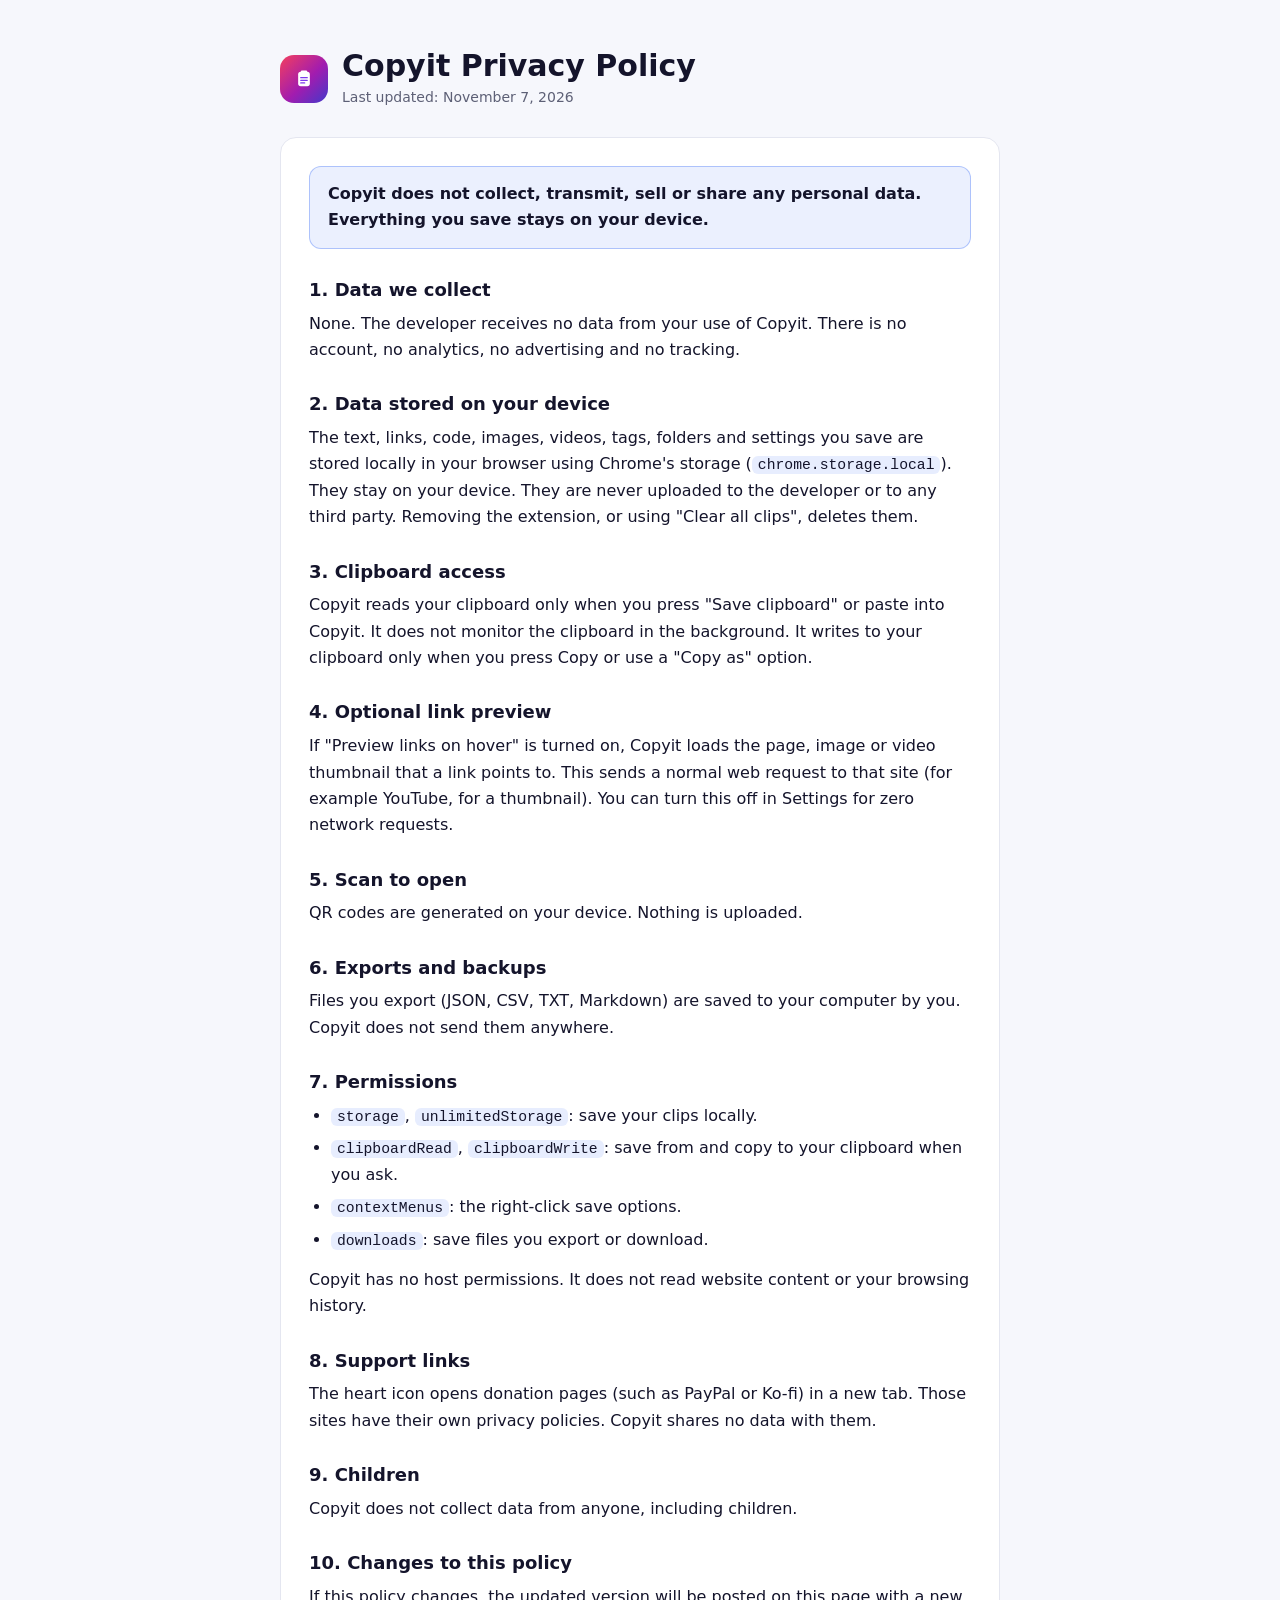
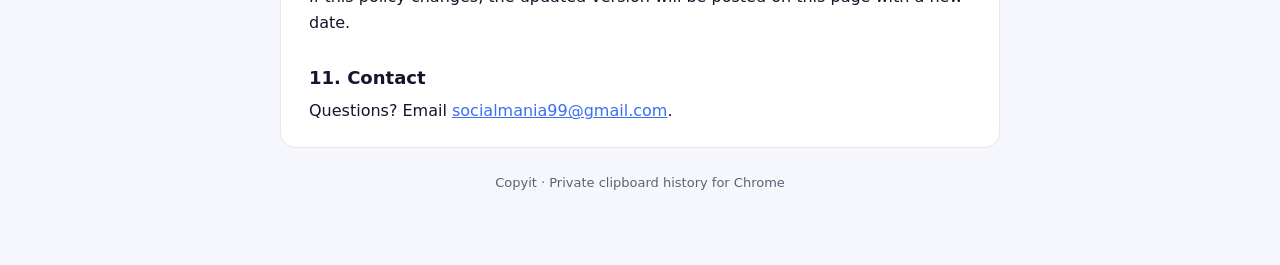
<file: docs/privacy.html>
<!doctype html>
<html lang="en">
<head>
<meta charset="utf-8">
<meta name="viewport" content="width=device-width,initial-scale=1">
<title>Copyit Privacy Policy</title>
<meta name="description" content="Privacy policy for the Copyit Chrome extension. Copyit does not collect, transmit, sell or share any personal data.">
<style>
  :root{--bg:#f6f7fc;--card:#fff;--ink:#14142b;--muted:#5d6076;--line:#e4e6f0;--accent:#3b6ef5}
  @media (prefers-color-scheme:dark){:root{--bg:#0f1020;--card:#181a30;--ink:#f1f2fa;--muted:#a3a7c2;--line:#2a2d4a;--accent:#7f9cff}}
  *{box-sizing:border-box}
  body{margin:0;background:var(--bg);color:var(--ink);font:16px/1.65 Inter,"Segoe UI",system-ui,-apple-system,sans-serif}
  .wrap{max-width:760px;margin:0 auto;padding:48px 20px 72px}
  header{display:flex;align-items:center;gap:14px;margin-bottom:28px}
  .logo{width:48px;height:48px;border-radius:14px;background:linear-gradient(135deg,#f43f5e,#a21caf 55%,#4338ca);display:grid;place-items:center}
  .logo svg{width:26px;height:26px}
  h1{font-size:30px;line-height:1.2;margin:0}
  .date{color:var(--muted);font-size:14px;margin:2px 0 0}
  .card{background:var(--card);border:1px solid var(--line);border-radius:16px;padding:28px 28px 8px}
  .summary{background:color-mix(in srgb,var(--accent) 10%,transparent);border:1px solid color-mix(in srgb,var(--accent) 35%,transparent);border-radius:12px;padding:14px 18px;margin:0 0 24px;font-weight:600}
  h2{font-size:18px;margin:26px 0 6px}
  p{margin:0 0 14px;color:var(--ink)}
  ul{margin:0 0 14px;padding-left:22px}
  li{margin-bottom:6px}
  a{color:var(--accent)}
  code{background:color-mix(in srgb,var(--accent) 12%,transparent);padding:1px 6px;border-radius:6px;font-size:.92em}
  footer{color:var(--muted);font-size:13px;text-align:center;margin-top:24px}
</style>
</head>
<body>
<div class="wrap">
  <header>
    <div class="logo" aria-hidden="true"><svg viewBox="0 0 40 40"><rect x="11" y="9" width="18" height="22" rx="4" fill="#fff"/><rect x="15" y="7" width="10" height="5" rx="2" fill="#fff"/><path d="M15 18h10M15 22h10M15 26h6" stroke="#7c3aed" stroke-width="2" stroke-linecap="round"/></svg></div>
    <div>
      <h1>Copyit Privacy Policy</h1>
      <p class="date">Last updated: November 7, 2026</p>
    </div>
  </header>

  <main class="card">
    <p class="summary">Copyit does not collect, transmit, sell or share any personal data. Everything you save stays on your device.</p>

    <h2>1. Data we collect</h2>
    <p>None. The developer receives no data from your use of Copyit. There is no account, no analytics, no advertising and no tracking.</p>

    <h2>2. Data stored on your device</h2>
    <p>The text, links, code, images, videos, tags, folders and settings you save are stored locally in your browser using Chrome's storage (<code>chrome.storage.local</code>). They stay on your device. They are never uploaded to the developer or to any third party. Removing the extension, or using "Clear all clips", deletes them.</p>

    <h2>3. Clipboard access</h2>
    <p>Copyit reads your clipboard only when you press "Save clipboard" or paste into Copyit. It does not monitor the clipboard in the background. It writes to your clipboard only when you press Copy or use a "Copy as" option.</p>

    <h2>4. Optional link preview</h2>
    <p>If "Preview links on hover" is turned on, Copyit loads the page, image or video thumbnail that a link points to. This sends a normal web request to that site (for example YouTube, for a thumbnail). You can turn this off in Settings for zero network requests.</p>

    <h2>5. Scan to open</h2>
    <p>QR codes are generated on your device. Nothing is uploaded.</p>

    <h2>6. Exports and backups</h2>
    <p>Files you export (JSON, CSV, TXT, Markdown) are saved to your computer by you. Copyit does not send them anywhere.</p>

    <h2>7. Permissions</h2>
    <ul>
      <li><code>storage</code>, <code>unlimitedStorage</code>: save your clips locally.</li>
      <li><code>clipboardRead</code>, <code>clipboardWrite</code>: save from and copy to your clipboard when you ask.</li>
      <li><code>contextMenus</code>: the right-click save options.</li>
      <li><code>downloads</code>: save files you export or download.</li>
    </ul>
    <p>Copyit has no host permissions. It does not read website content or your browsing history.</p>

    <h2>8. Support links</h2>
    <p>The heart icon opens donation pages (such as PayPal or Ko-fi) in a new tab. Those sites have their own privacy policies. Copyit shares no data with them.</p>

    <h2>9. Children</h2>
    <p>Copyit does not collect data from anyone, including children.</p>

    <h2>10. Changes to this policy</h2>
    <p>If this policy changes, the updated version will be posted on this page with a new date.</p>

    <h2>11. Contact</h2>
    <p>Questions? Email <a href="mailto:socialmania99@gmail.com">socialmania99@gmail.com</a>.</p>
  </main>

  <footer>Copyit &middot; Private clipboard history for Chrome</footer>
</div>
</body>
</html>
</file>
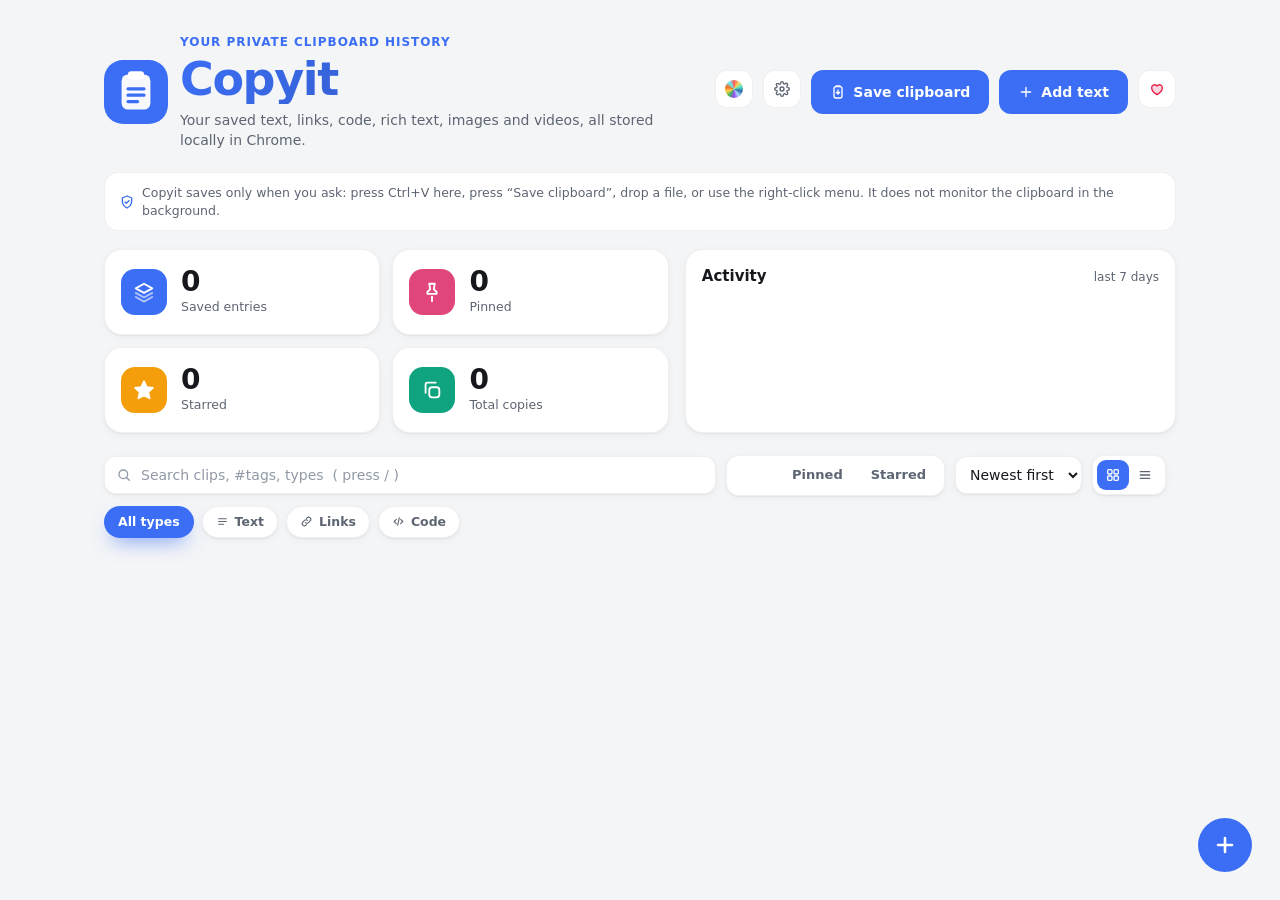
<file: extension/dashboard.html>
<!doctype html>
<html lang="en">
<head>
<meta charset="utf-8">
<meta name="viewport" content="width=device-width,initial-scale=1">
<title>Copyit Dashboard</title>
<link rel="stylesheet" href="style.css">
</head>
<body class="dashboard">
<div id="splash" aria-hidden="true"><div class="splash-logo"><svg viewBox="0 0 40 40"><rect width="40" height="40" rx="12" fill="#fff"/><rect class="f" x="11" y="9" width="18" height="22" rx="4"/><rect class="f" x="15" y="7" width="10" height="5" rx="2" stroke="#fff" stroke-width="1.5"/><path d="M15 18h10M15 22h10M15 26h6" stroke="#fff" stroke-width="2" stroke-linecap="round"/></svg></div><b>Copyit</b></div>

<div class="wrap">
<header class="hero">
  <div class="brand">
    <div class="logo big" aria-hidden="true">
      <svg viewBox="0 0 40 40"><defs><linearGradient id="lg" x1="0" y1="0" x2="1" y2="1"><stop offset="0" stop-color="#f43f5e"/><stop offset=".55" stop-color="#a21caf"/><stop offset="1" stop-color="#4338ca"/></linearGradient></defs><rect width="40" height="40" rx="12" fill="url(#lg)"/><rect x="11" y="9" width="18" height="22" rx="4" fill="#fff" fill-opacity=".96"/><rect x="15" y="7" width="10" height="5" rx="2" fill="#fff"/><path d="M15 18h10M15 22h10M15 26h6" stroke="#7c3aed" stroke-width="2" stroke-linecap="round"/></svg>
    </div>
    <div>
      <span class="eyebrow">Your private clipboard history</span>
      <h1>Copyit</h1>
      <p>Your saved text, links, code, rich text, images and videos, all stored locally in Chrome.</p>
    </div>
  </div>
  <div class="actions"><button id="themeBtn" class="ib lg" title="Switch theme"><span class="sw"></span></button>
    <button id="openSettings" class="ib lg" title="Settings"><svg class="i" viewBox="0 0 24 24"><circle cx="12" cy="12" r="3"/><path d="M19.4 15a1.7 1.7 0 0 0 .3 1.8l.1.1a2 2 0 1 1-2.8 2.8l-.1-.1a1.7 1.7 0 0 0-1.8-.3 1.7 1.7 0 0 0-1 1.5V21a2 2 0 1 1-4 0v-.1a1.7 1.7 0 0 0-1.1-1.5 1.7 1.7 0 0 0-1.8.3l-.1.1a2 2 0 1 1-2.8-2.8l.1-.1a1.7 1.7 0 0 0 .3-1.8 1.7 1.7 0 0 0-1.5-1H3a2 2 0 1 1 0-4h.1a1.7 1.7 0 0 0 1.5-1.1 1.7 1.7 0 0 0-.3-1.8l-.1-.1a2 2 0 1 1 2.8-2.8l.1.1a1.7 1.7 0 0 0 1.8.3H9a1.7 1.7 0 0 0 1-1.5V3a2 2 0 1 1 4 0v.1a1.7 1.7 0 0 0 1 1.5 1.7 1.7 0 0 0 1.8-.3l.1-.1a2 2 0 1 1 2.8 2.8l-.1.1a1.7 1.7 0 0 0-.3 1.8V9a1.7 1.7 0 0 0 1.5 1H21a2 2 0 1 1 0 4h-.1a1.7 1.7 0 0 0-1.5 1z"/></svg></button>
    <button id="saveClipboard" class="btn primary"><span class="spin"></span><svg class="i" viewBox="0 0 24 24"><rect x="6" y="4" width="12" height="17" rx="3"/><path d="M9 4V3h6v1M12 9v6M9.5 12.5L12 15l2.5-2.5"/></svg><span>Save clipboard</span></button>
    <button id="manualAdd" data-add class="btn primary"><svg class="i" viewBox="0 0 24 24"><path d="M12 5v14M5 12h14"/></svg>Add text</button>
    
    <button id="donate" class="ib lg donate" title="Support Copyit"><svg class="i" viewBox="0 0 24 24"><path d="M12 20.5s-8-4.7-8-10.4A4.4 4.4 0 0 1 12 7.6a4.4 4.4 0 0 1 8 2.5c0 5.7-8 10.4-8 10.4z"/></svg></button>
  </div>
</header>

<p class="hint banner"><svg class="i" viewBox="0 0 24 24"><path d="M12 3l7 3v5c0 4.5-3 8-7 10-4-2-7-5.5-7-10V6z"/><path d="M9 12l2 2 4-4"/></svg><span>Copyit saves only when you ask: press Ctrl+V here, press “Save clipboard”, drop a file, or use the right-click menu. It does not monitor the clipboard in the background.</span></p>

<section class="insights">
  <div class="stats">
    <div class="stat s1"><div class="bubble"><svg class="i" viewBox="0 0 24 24"><path d="M12 3l9 5-9 5-9-5z"/><path d="M3 13l9 5 9-5M3 17.5l9 5 9-5" opacity=".6"/></svg></div><div><b id="statTotal">0</b><span>Saved entries</span></div></div>
    <div class="stat s2"><div class="bubble"><svg class="i" viewBox="0 0 24 24"><path d="M12 17v5"/><path d="M9 3h6l-1 6 3 3v2H7v-2l3-3z"/></svg></div><div><b id="statPinned">0</b><span>Pinned</span></div></div>
    <div class="stat s3"><div class="bubble"><svg class="i" viewBox="0 0 24 24"><polygon points="12 2.5 14.9 8.8 21.7 9.6 16.6 14.2 18 21 12 17.5 6 21 7.4 14.2 2.3 9.6 9.1 8.8"/></svg></div><div><b id="statStarred">0</b><span>Starred</span></div></div>
    <div class="stat s4"><div class="bubble"><svg class="i" viewBox="0 0 24 24"><rect x="9" y="9" width="11" height="11" rx="3"/><path d="M5 15V6a2 2 0 0 1 2-2h9"/></svg></div><div><b id="statCopies">0</b><span>Total copies</span></div></div>
  </div>
  <div class="card chart-card">
    <div class="card-head"><h3>Activity</h3><span>last 7 days</span></div>
    <div id="chart" class="chart"></div>
  </div>
</section>

<section class="card typebar" id="typeBar" aria-label="Clips by type"></section>

<div class="toolbar">
  <label class="search"><svg class="i" viewBox="0 0 24 24"><circle cx="11" cy="11" r="6.5"/><path d="M20 20l-4-4"/></svg><input id="search" type="search" placeholder="Search clips, #tags, types  ( press / )" autocomplete="off"></label>
  <nav class="seg" id="filterChips" aria-label="Filter">
    <span class="thumb"></span>
    <button class="on" data-filter="all">All</button>
    <button data-filter="pinned">Pinned</button>
    <button data-filter="favorites">Starred</button>
  </nav>
  <nav class="chips" id="typeChips" aria-label="Type">
    <button class="on" data-type="all">All types</button>
    <button data-type="text"><svg class="i" viewBox="0 0 24 24"><path d="M5 7h14M5 12h14M5 17h9"/></svg>Text</button>
    <button data-type="link"><svg class="i" viewBox="0 0 24 24"><path d="M10 14a4 4 0 0 0 5.7 0l3-3a4 4 0 0 0-5.7-5.7l-1 1M14 10a4 4 0 0 0-5.7 0l-3 3a4 4 0 0 0 5.7 5.7l1-1"/></svg>Links</button>
    <button data-type="code"><svg class="i" viewBox="0 0 24 24"><path d="M8 8l-4 4 4 4M16 8l4 4-4 4M13.5 5l-3 14"/></svg>Code</button>
  </nav>
  <select id="sort" title="Sort"><option value="recent">Newest first</option><option value="oldest">Oldest first</option><option value="copies">Most copied</option><option value="az">A → Z</option></select>
  <div class="view" id="viewToggle">
    <button data-view="grid" class="on" title="Grid view"><svg class="i" viewBox="0 0 24 24"><rect x="4" y="4" width="6.5" height="6.5" rx="1.5"/><rect x="13.5" y="4" width="6.5" height="6.5" rx="1.5"/><rect x="4" y="13.5" width="6.5" height="6.5" rx="1.5"/><rect x="13.5" y="13.5" width="6.5" height="6.5" rx="1.5"/></svg></button>
    <button data-view="list" title="List view"><svg class="i" viewBox="0 0 24 24"><path d="M5 7h14M5 12h14M5 17h14"/></svg></button>
  </div>
  <span id="count"></span>
</div>
<div class="tagbar" id="tagBar" hidden></div>
<div class="tagbar foldbar" id="folderBar"></div>

<section id="list" class="list grid"></section>

</div>

<button class="fab" data-add title="Add text"><svg class="i" viewBox="0 0 24 24"><path d="M12 5v14M5 12h14"/></svg></button>

<dialog id="settingsDialog">
  <div class="set">
    <h2>Settings</h2>
    <p>Privacy and storage rules for your vault. Changes save as you make them.</p>
    <label class="set-row"><span><b>Blur sensitive clips</b><small>Hides passwords, API keys, private keys, JWTs and card numbers until you press Reveal.</small></span><input type="checkbox" id="setBlur" class="switch"></label>
    <label class="set-row"><span><b>Preview links on hover</b><small>Opens a popup of the page, image, video or PDF a link points to. This loads the site, so turn it off if you want zero network requests.</small></span><input type="checkbox" id="setLink" class="switch"></label>
    <label class="set-row"><span><b>Leave sensitive clips out of backups</b><small>Skips them when you export JSON or CSV.</small></span><input type="checkbox" id="setExcl" class="switch"></label>
    <label class="set-row"><span><b>Delete clips older than</b><small>Pinned and starred clips are always kept.</small></span><select id="setDays"><option value="0">Never</option><option value="7">7 days</option><option value="30">30 days</option><option value="90">90 days</option><option value="365">1 year</option></select></label>
    <label class="set-row"><span><b>Keep at most</b><small>The oldest unpinned, unstarred clips go first.</small></span><select id="setMax"><option value="100">100 clips</option><option value="250">250 clips</option><option value="500">500 clips</option><option value="1000">1,000 clips</option><option value="5000">5,000 clips</option><option value="0">No limit</option></select></label>
    <section class="datasec" aria-labelledby="dtTitle">
      <h3 id="dtTitle">Import &amp; export</h3>
      <div class="set-row nohover"><span><b>Import files</b><small>Pick one or more files: a Copyit backup (.json), .csv, text, Markdown, HTML, SVG, images or videos. Backups are merged without duplicates.</small></span><button type="button" id="importAny" class="btn sm"><svg class="i" viewBox="0 0 24 24"><path d="M12 16V4M7 9l5-5 5 5M5 20h14"/></svg>Choose files</button></div>
      <div class="set-row nohover"><span><b>Export your clips</b><small>JSON is a full backup with images and videos. CSV, text and Markdown hold text clips only.</small></span></div>
      <div class="dt-btns"><button type="button" id="exportJson" class="btn sm"><svg class="i" viewBox="0 0 24 24"><path d="M12 4v12M7 11l5 5 5-5M5 20h14"/></svg>JSON backup</button><button type="button" id="exportCsv" class="btn sm"><svg class="i" viewBox="0 0 24 24"><path d="M12 4v12M7 11l5 5 5-5M5 20h14"/></svg>CSV</button><button type="button" id="exportTxt" class="btn sm"><svg class="i" viewBox="0 0 24 24"><path d="M12 4v12M7 11l5 5 5-5M5 20h14"/></svg>Text (.txt)</button><button type="button" id="exportMd" class="btn sm"><svg class="i" viewBox="0 0 24 24"><path d="M12 4v12M7 11l5 5 5-5M5 20h14"/></svg>Markdown (.md)</button></div>
    </section>
    <p class="storage" id="storageText"></p>
    <section class="danger" aria-labelledby="dzTitle">
      <h3 id="dzTitle"><svg class="i" viewBox="0 0 24 24"><path d="M12 4l9 16H3z"/><path d="M12 10v4M12 17.3v.1"/></svg>Danger zone</h3>
      <label class="set-row"><span><b>Include pinned &amp; starred</b><small>Off: they are kept. On: everything goes.</small></span><input type="checkbox" id="clearIncl" class="switch"></label>
      <div class="set-row nohover"><span><b>Clear all clips</b><small>Deletes saved clips with their images and videos from this device. Folders stay. You get a few seconds to undo.</small></span><button type="button" id="clearAll" class="btn danger-btn sm">Clear all clips</button></div>
    </section>
    <div class="dlg-foot"><span class="spacer"></span><button type="button" class="btn primary sm" id="settingsClose">Done</button></div>
  </div>
</dialog>
<div id="dropzone"><div><svg class="i" viewBox="0 0 24 24"><path d="M12 16V4M7 9l5-5 5 5M5 20h14"/></svg><b>Drop files to save or import</b><span>images, videos, text, .json, .csv</span></div></div>

<dialog id="addDialog">
  <form method="dialog" id="addForm">
    <h2>Add text</h2>
    <p>Type or paste anything you want to keep.</p>
    <textarea id="addText" placeholder="Enter text to save…" rows="6"></textarea>
    <div class="dlg-foot"><span class="kbd">Ctrl + Enter to save</span><span class="spacer"></span><button type="button" class="btn sm" id="addCancel">Cancel</button><button type="submit" class="btn primary sm" id="addSave">Save</button></div>
  </form>
</dialog>
<div id="toasts" aria-live="polite"></div>
<input id="anyFile" type="file" multiple accept=".json,.csv,.txt,.md,.markdown,.html,.htm,.svg,text/*,image/*,video/*,application/json" hidden>
<input id="jsonFile" type="file" accept=".json,application/json" hidden>
<input id="csvFile" type="file" accept=".csv,text/csv" hidden>
<script src="lib.js"></script>
<script src="qrcode.js"></script>
<script src="app.js"></script>
<script src="share.js"></script>
</body>
</html>
</file>
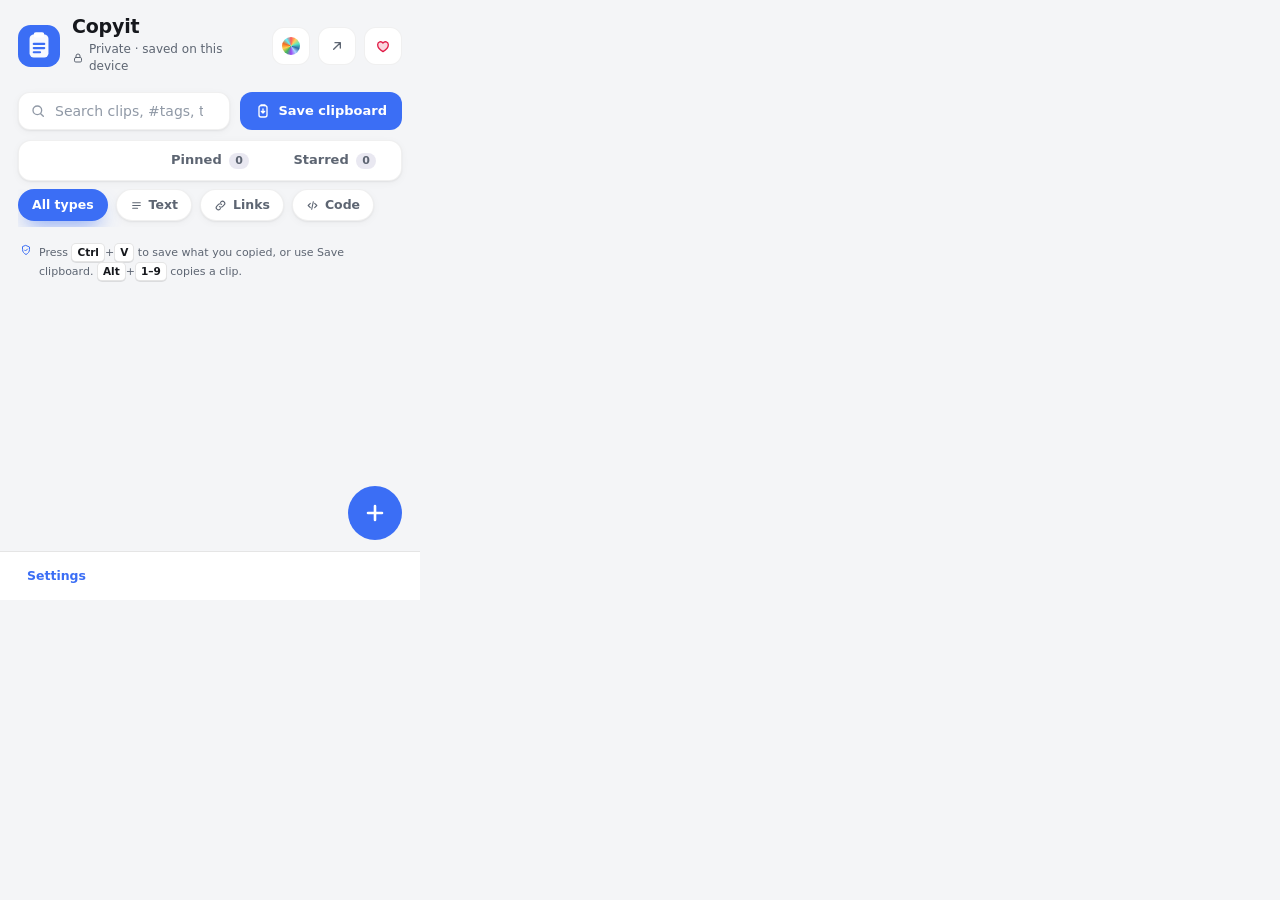
<file: extension/popup.html>
<!doctype html>
<html lang="en">
<head>
<meta charset="utf-8">
<meta name="viewport" content="width=device-width,initial-scale=1">
<title>Copyit</title>
<link rel="stylesheet" href="style.css">
</head>
<body class="popup">

<header class="top">
  <div class="brand">
    <div class="logo" aria-hidden="true">
      <svg viewBox="0 0 40 40"><defs><linearGradient id="lg" x1="0" y1="0" x2="1" y2="1"><stop offset="0" stop-color="#f43f5e"/><stop offset=".55" stop-color="#a21caf"/><stop offset="1" stop-color="#4338ca"/></linearGradient></defs><rect width="40" height="40" rx="12" fill="url(#lg)"/><rect x="11" y="9" width="18" height="22" rx="4" fill="#fff" fill-opacity=".96"/><rect x="15" y="7" width="10" height="5" rx="2" fill="#fff"/><path d="M15 18h10M15 22h10M15 26h6" stroke="#7c3aed" stroke-width="2" stroke-linecap="round"/></svg>
    </div>
    <div>
      <h1>Copyit</h1>
      <p><svg class="i xs" viewBox="0 0 24 24"><rect x="5" y="11" width="14" height="9" rx="2.5"/><path d="M8 11V8a4 4 0 0 1 8 0v3"/></svg>Private · saved on this device</p>
    </div>
  </div>
  <div class="tools"><button id="themeBtn" class="ib lg" title="Switch theme"><span class="sw"></span></button><button id="openDashboard" class="ib lg" title="Open full dashboard"><svg class="i" viewBox="0 0 24 24"><path d="M7 17L17 7M9 7h8v8"/></svg></button><button id="donate" class="ib lg donate" title="Support Copyit"><svg class="i" viewBox="0 0 24 24"><path d="M12 20.5s-8-4.7-8-10.4A4.4 4.4 0 0 1 12 7.6a4.4 4.4 0 0 1 8 2.5c0 5.7-8 10.4-8 10.4z"/></svg></button></div>
</header>

<div class="toolbar">
  <label class="search"><svg class="i" viewBox="0 0 24 24"><circle cx="11" cy="11" r="6.5"/><path d="M20 20l-4-4"/></svg><input id="search" type="search" placeholder="Search clips, #tags, types" autocomplete="off"></label>
  <button id="saveClipboard" class="btn primary" title="Read the clipboard and save it"><span class="spin"></span><svg class="i" viewBox="0 0 24 24"><rect x="6" y="4" width="12" height="17" rx="3"/><path d="M9 4V3h6v1M12 9v6M9.5 12.5L12 15l2.5-2.5"/></svg><span>Save clipboard</span></button>
</div>

<nav class="seg" id="filterChips" aria-label="Filter">
  <span class="thumb"></span>
  <button class="on" data-filter="all">All <b id="statTotal">0</b></button>
  <button data-filter="pinned">Pinned <b id="statPinned">0</b></button>
  <button data-filter="favorites">Starred <b id="statStarred">0</b></button>
</nav>

<nav class="chips" id="typeChips" aria-label="Type">
  <button class="on" data-type="all">All types</button>
  <button data-type="text"><svg class="i" viewBox="0 0 24 24"><path d="M5 7h14M5 12h14M5 17h9"/></svg>Text</button>
  <button data-type="link"><svg class="i" viewBox="0 0 24 24"><path d="M10 14a4 4 0 0 0 5.7 0l3-3a4 4 0 0 0-5.7-5.7l-1 1M14 10a4 4 0 0 0-5.7 0l-3 3a4 4 0 0 0 5.7 5.7l1-1"/></svg>Links</button>
  <button data-type="code"><svg class="i" viewBox="0 0 24 24"><path d="M8 8l-4 4 4 4M16 8l4 4-4 4M13.5 5l-3 14"/></svg>Code</button>
</nav>
<div class="tagbar" id="tagBar" hidden></div>
<div class="tagbar foldbar" id="folderBar"></div>

<p class="hint"><svg class="i xs" viewBox="0 0 24 24"><path d="M12 3l7 3v5c0 4.5-3 8-7 10-4-2-7-5.5-7-10V6z"/><path d="M9 12l2 2 4-4"/></svg><span>Press <kbd>Ctrl</kbd>+<kbd>V</kbd> to save what you copied, or use Save clipboard. <kbd>Alt</kbd>+<kbd>1–9</kbd> copies a clip.</span></p>

<section id="list" class="list"></section>

<button class="fab" data-add title="Add text"><svg class="i" viewBox="0 0 24 24"><path d="M12 5v14M5 12h14"/></svg></button>
<div class="bottom"><button id="popSettings" class="link-btn" title="Open settings, including the danger zone">Settings</button><span id="count"></span></div>

<dialog id="addDialog">
  <form method="dialog" id="addForm">
    <h2>Add text</h2>
    <p>Type or paste anything you want to keep.</p>
    <textarea id="addText" placeholder="Enter text to save…" rows="5"></textarea>
    <div class="dlg-foot"><span class="kbd">Ctrl + Enter to save</span><span class="spacer"></span><button type="button" class="btn sm" id="addCancel">Cancel</button><button type="submit" class="btn primary sm" id="addSave">Save</button></div>
  </form>
</dialog>
<div id="toasts" aria-live="polite"></div>
<script src="lib.js"></script>
<script src="qrcode.js"></script>
<script src="app.js"></script>
<script src="share.js"></script>
</body>
</html>
</file>
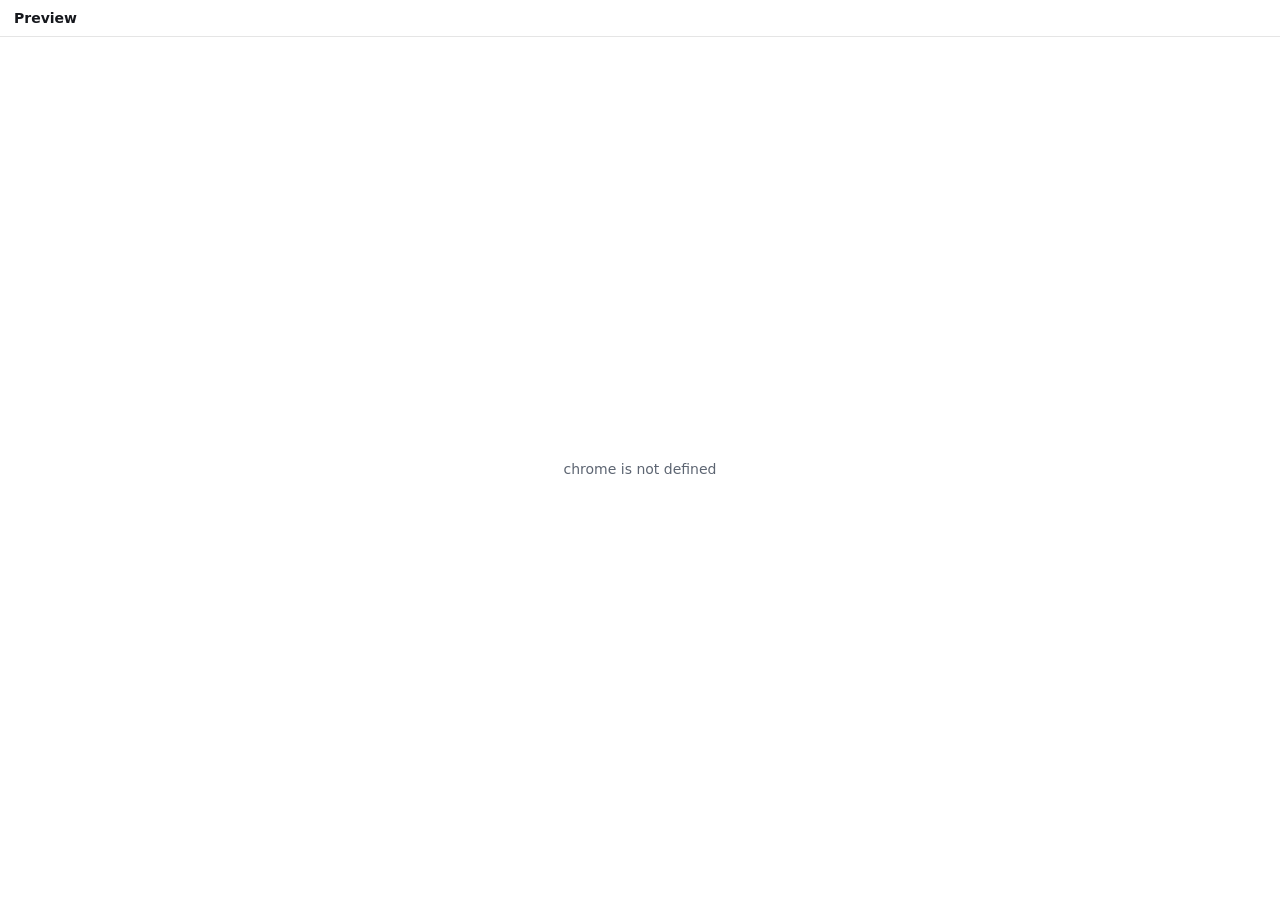
<file: extension/viewer.html>
<!doctype html>
<html lang="en">
<head>
<meta charset="utf-8">
<meta name="viewport" content="width=device-width,initial-scale=1">
<title>Copyit preview</title>
<link rel="stylesheet" href="style.css">
</head>
<body class="viewer">
<header class="lb-bar">
  <div class="lb-title"><b id="vTitle">Preview</b><small id="vSub"></small></div>
  <span class="spacer"></span>
  <button class="btn sm" id="vOpen" hidden>Open in new tab</button>
  <button class="btn sm" id="vDl" hidden>Download</button>
  <button class="btn sm" id="vCopy" hidden>Copy</button>
</header>
<main id="vBody" class="lb-body"><p class="v-msg">Loading…</p></main>
<div id="vToast" role="status"></div>
<script src="lib.js"></script>
<script src="viewer.js"></script>
</body>
</html>
</file>
<file: extension/style.css>
/* ───────────── Copyit · design tokens ───────────── */
/* Default theme: "Coral" (soft raised cards, coral accent). Alt theme: "Aurora" (purple). */
:root{
  --bg:#f2f0f0; --ink:#1d1b1c; --muted:#77706f; --faint:#a39c9b;
  --card:rgba(247,245,245,.9); --card-solid:#f8f6f6; --card-edge:rgba(255,255,255,.95); --line:rgba(60,30,25,.09);
  --field:#fbfafa; --hover:rgba(242,82,58,.09);
  --accent:#f2523a; --accent-soft:#ff9a85; --accent-rgb:242,82,58;
  --rose:#e11d48; --gold:#f59e0b; --green:#10b981;
  --violet:var(--accent); --indigo:var(--accent); --on:#fff;
  --g1:#ff7a59; --g2:#f6573b; --g3:#e0391f;
  --grad:linear-gradient(135deg,var(--g1) 0%,var(--g2) 55%,var(--g3) 100%);
  --grad2:linear-gradient(315deg,var(--g1),var(--g3));
  --grad4:linear-gradient(135deg,#64748b,#1e293b);
  --b1:#ff8a6b; --b2:#ffc2a8; --b3:#ffd9c9;
  --shadow:7px 7px 18px rgba(150,120,115,.20),-6px -6px 16px rgba(255,255,255,.95);
  --ease:cubic-bezier(.2,.8,.2,1);
  --font:Ubuntu,"Inter","Segoe UI",system-ui,-apple-system,sans-serif;
  color-scheme:light;
}
:root[data-mode=dark]{
    --bg:#141112; --ink:#f4eeee; --muted:#b0a5a4; --faint:#7d7372;
    --card:rgba(36,31,32,.88); --card-solid:#231f20; --card-edge:rgba(255,255,255,.07); --line:rgba(255,255,255,.08);
    --field:rgba(255,255,255,.06); --hover:rgba(255,140,110,.13);
    --shadow:0 1px 2px rgba(0,0,0,.35),0 12px 30px -12px rgba(0,0,0,.65);
    --b1:#c2410c; --b2:#9a3412; --b3:#7c2d12;
    color-scheme:dark;
}
@media (prefers-color-scheme:dark){
  :root:not([data-mode]){
    --bg:#141112; --ink:#f4eeee; --muted:#b0a5a4; --faint:#7d7372;
    --card:rgba(36,31,32,.88); --card-solid:#231f20; --card-edge:rgba(255,255,255,.07); --line:rgba(255,255,255,.08);
    --field:rgba(255,255,255,.06); --hover:rgba(255,140,110,.13);
    --shadow:0 1px 2px rgba(0,0,0,.35),0 12px 30px -12px rgba(0,0,0,.65);
    --b1:#c2410c; --b2:#9a3412; --b3:#7c2d12;
    color-scheme:dark;
  }
}
:root[data-theme=aurora]{
  --accent:#7c3aed; --accent-soft:#a78bfa; --accent-rgb:124,58,237;
  --g1:#e11d48; --g2:#a21caf; --g3:#4338ca;
  --grad2:linear-gradient(135deg,#8b5cf6,#4338ca); --grad4:linear-gradient(135deg,#06b6d4,#4f46e5);
  --b1:#f43f5e; --b2:#8b5cf6; --b3:#60a5fa;
}
:root[data-theme=aurora][data-mode=light]{--bg:#e9ebf3;--card:rgba(255,255,255,.74);--card-solid:#fbfaff;--field:rgba(255,255,255,.9);--ink:#12131c;--muted:#666b80;--faint:#9096aa;--hover:rgba(90,70,200,.08);--shadow:0 1px 2px rgba(20,22,60,.05),0 10px 28px -10px rgba(70,40,140,.22)}
@media (prefers-color-scheme:light){:root[data-theme=aurora]:not([data-mode]){--bg:#e9ebf3;--card:rgba(255,255,255,.74);--card-solid:#fbfaff;--field:rgba(255,255,255,.9);--ink:#12131c;--muted:#666b80;--faint:#9096aa;--hover:rgba(90,70,200,.08);--shadow:0 1px 2px rgba(20,22,60,.05),0 10px 28px -10px rgba(70,40,140,.22)}}
/* ── 10 gradient themes (from the palette): g1→g3 = gradient, accent = readable ink, on = text colour on gradient ── */
:root[data-theme=ruby]{--g1:#ff5a5a;--g2:#d93c43;--g3:#b3262e;--accent:#d02f3a;--accent-rgb:208,47,58;--accent-soft:#ff8a8a;--on:#fff;--b1:#ff6b6b;--b2:#ff9a9a;--b3:#ffc4c4}
:root[data-theme=sunset]{--g1:#ffd15c;--g2:#ff8fa0;--g3:#ff55d0;--accent:#d9339a;--accent-rgb:217,51,154;--accent-soft:#ff8fc8;--on:#2b1030;--b1:#ffd15c;--b2:#ff8fa0;--b3:#ff55d0}
:root[data-theme=mint]{--g1:#5ae8c3;--g2:#36bfa8;--g3:#1f9e91;--accent:#12877b;--accent-rgb:18,135,123;--accent-soft:#7ee8cf;--on:#05302c;--b1:#5ae8c3;--b2:#7fdcc9;--b3:#b5f0e0}
:root[data-theme=ocean]{--g1:#4aa5d6;--g2:#2f6aa8;--g3:#1f2a7a;--accent:#2a5fb0;--accent-rgb:42,95,176;--accent-soft:#7fb8e6;--on:#fff;--b1:#4aa5d6;--b2:#2f6aa8;--b3:#6a8dff}
:root[data-theme=sky]{--g1:#a9d8ff;--g2:#86aeff;--g3:#6a8dff;--accent:#3b63e0;--accent-rgb:59,99,224;--accent-soft:#a9c4ff;--on:#0e1b4d;--b1:#a9d8ff;--b2:#86aeff;--b3:#cfe6ff}
:root[data-theme=orchid]{--g1:#9b45f5;--g2:#c04fd0;--g3:#f25aa8;--accent:#a23fe0;--accent-rgb:162,63,224;--accent-soft:#c79bf7;--on:#fff;--b1:#9b45f5;--b2:#f25aa8;--b3:#c79bf7}
:root[data-theme=lime]{--g1:#3fb95f;--g2:#9fd55a;--g3:#f0f550;--accent:#2f8f45;--accent-rgb:47,143,69;--accent-soft:#9fe0a8;--on:#10300f;--b1:#3fb95f;--b2:#c4ec5a;--b3:#f0f550}
:root[data-theme=honey]{--g1:#ffd04d;--g2:#fcb853;--g3:#f9a15a;--accent:#b86f02;--accent-rgb:184,111,2;--accent-soft:#ffd98a;--on:#3b2300;--b1:#ffd04d;--b2:#fbb45a;--b3:#ffe9a8}
:root[data-theme=flame]{--g1:#ffa63d;--g2:#f56a22;--g3:#e8190a;--accent:#dc3f0e;--accent-rgb:220,63,14;--accent-soft:#ffb26b;--on:#fff;--b1:#ffa63d;--b2:#f56a22;--b3:#ff7a59}
:root[data-theme=aqua]{--g1:#5af5ff;--g2:#52d5ff;--g3:#4ab8ff;--accent:#0a8fc4;--accent-rgb:10,143,196;--accent-soft:#8ae6ff;--on:#052b3a;--b1:#5af5ff;--b2:#4ab8ff;--b3:#a6f0ff}
:root[data-mode=dark][data-theme]{--accent:var(--accent-soft)}
@media (prefers-color-scheme:dark){:root:not([data-mode])[data-theme]{--accent:var(--accent-soft)}}
::view-transition-old(root),::view-transition-new(root){animation:none;mix-blend-mode:normal}
#lg stop:nth-child(1),#eg stop:nth-child(1){stop-color:var(--g1)}
#lg stop:nth-child(2),#eg stop:nth-child(2){stop-color:var(--g2)}
#lg stop:nth-child(3),#eg stop:nth-child(3){stop-color:var(--g3)}
.logo path{stroke:var(--accent)}

*{box-sizing:border-box}
body{margin:0;color:var(--ink);font:14px/1.45 var(--font);background:var(--bg);-webkit-font-smoothing:antialiased}
h1,h2,h3,p{margin:0}
p{color:var(--muted)}
button{font:inherit;color:inherit;background:none;border:0;padding:0;cursor:pointer}
input,textarea,select{font:inherit;color:var(--ink)}
.spacer{flex:1}

/* inline icons */
.i{width:16px;height:16px;fill:none;stroke:currentColor;stroke-width:2;stroke-linecap:round;stroke-linejoin:round;flex:none}
.i.xs{width:12px;height:12px}

/* ───────────── animated aurora backdrop ───────────── */
.aurora{position:fixed;inset:0;z-index:-1;overflow:hidden;background:var(--bg)}
.aurora i{position:absolute;border-radius:50%;filter:blur(70px);opacity:.55;animation:drift 18s ease-in-out infinite alternate}
.aurora i:nth-child(1){width:320px;height:320px;background:var(--b1);top:-130px;right:-90px}
.aurora i:nth-child(2){width:300px;height:300px;background:var(--b2);bottom:-120px;left:-100px;animation-duration:23s;animation-delay:-7s}
.aurora i:nth-child(3){width:220px;height:220px;background:var(--b3);top:42%;left:46%;opacity:.35;animation-duration:27s;animation-delay:-3s}
.dashboard .aurora i:nth-child(1){width:560px;height:560px;top:-220px;right:-120px}
.dashboard .aurora i:nth-child(2){width:520px;height:520px}
.dashboard .aurora i:nth-child(3){width:380px;height:380px}
:root[data-mode=dark] .aurora i{opacity:.28}:root[data-mode=dark] .aurora i:nth-child(3){opacity:.2}
@media (prefers-color-scheme:dark){:root:not([data-mode]) .aurora i{opacity:.28}:root:not([data-mode]) .aurora i:nth-child(3){opacity:.2}}
@keyframes drift{0%{transform:translate(0,0) scale(1)}50%{transform:translate(-50px,40px) scale(1.15)}100%{transform:translate(40px,-30px) scale(.95)}}

/* ───────────── buttons ───────────── */
.btn{position:relative;display:inline-flex;align-items:center;justify-content:center;gap:7px;padding:9px 14px;border-radius:12px;font-weight:600;font-size:13px;white-space:nowrap;
  background:var(--card);border:1px solid var(--card-edge);box-shadow:var(--shadow);transition:transform .22s var(--ease),box-shadow .22s,background .2s}
.btn:hover{transform:translateY(-1px);background:var(--field)}
.btn:active{transform:scale(.96)}
.btn.sm{padding:6px 11px;font-size:12.5px;border-radius:10px;gap:6px}
.btn.primary{color:var(--on);border-color:transparent;background:var(--grad);background-size:200% 100%;background-origin:border-box;overflow:hidden;isolation:isolate}
.btn.primary:hover{background-position:100% 0;box-shadow:0 12px 26px -8px rgba(var(--accent-rgb),.65)}
.btn.primary::after{content:"";position:absolute;inset:0;z-index:-1;background:linear-gradient(100deg,transparent 30%,rgba(255,255,255,.42) 50%,transparent 70%);transform:translateX(-130%)}
.btn.primary:hover::after{transform:translateX(130%);transition:transform .7s var(--ease)}
.btn .spin{display:none;width:14px;height:14px;border-radius:50%;border:2px solid rgba(255,255,255,.4);border-top-color:currentColor;animation:spin .7s linear infinite}
.btn.loading .spin{display:block}.btn.loading .i{display:none}
@keyframes spin{to{transform:rotate(360deg)}}

/* icon buttons */
.ib{position:relative;display:inline-flex;align-items:center;justify-content:center;gap:0;height:30px;min-width:30px;padding:0 7px;border-radius:9px;color:var(--muted);overflow:hidden;
  transition:background .18s,color .18s,transform .18s var(--ease)}
.ib:hover{background:var(--hover);color:var(--ink)}
.ib:active{transform:scale(.88)}
.ib.lg{width:38px;height:38px;border-radius:12px;background:var(--card);border:1px solid var(--card-edge);box-shadow:var(--shadow)}
.ib.lg:hover{transform:translate(2px,-2px) rotate(8deg)}
.ib.on{color:var(--gold)}
.ib.on .i{fill:currentColor}
.ib[data-action=pin].on{color:var(--violet)}
.ib[data-action=pin].on .i{fill:currentColor;fill-opacity:.25}
.ib.pop .i{animation:pop .55s var(--ease)}
.ib[data-action=pin].pop .i{animation:wiggle .6s var(--ease)}
@keyframes pop{0%{transform:scale(1)}35%{transform:scale(1.65) rotate(-14deg)}70%{transform:scale(.9)}100%{transform:scale(1)}}
@keyframes wiggle{0%{transform:rotate(0)}25%{transform:rotate(-28deg) scale(1.2)}55%{transform:rotate(14deg)}100%{transform:rotate(0)}}
.ib.danger:hover{background:rgba(225,29,72,.12);color:var(--rose)}
.ib .ask{max-width:0;opacity:0;font-size:12px;font-weight:700;white-space:nowrap;transition:max-width .25s var(--ease),opacity .2s,margin .25s}
.ib.arm{background:var(--rose);color:#fff}
.ib.arm .ask{max-width:60px;opacity:1;margin-left:5px}

/* ───────────── header ───────────── */
.top{display:flex;align-items:center;justify-content:space-between;gap:12px;padding:16px 18px 12px;animation:fade .5s var(--ease) both}
.brand{display:flex;align-items:center;gap:12px;min-width:0}
.logo{position:relative;width:42px;height:42px;flex:none;filter:drop-shadow(0 8px 12px rgba(var(--accent-rgb),.35));animation:float 4.5s ease-in-out infinite}
.logo svg{display:block;width:100%;height:100%}
.logo::after{content:"";position:absolute;inset:0;border-radius:13px;border:2px solid var(--g2);opacity:0;animation:ring 3.2s ease-out infinite}
.logo.big{width:64px;height:64px}
.logo.big::after{border-radius:19px}
@keyframes float{0%,100%{transform:translateY(0) rotate(-3deg)}50%{transform:translateY(-4px) rotate(3deg)}}
@keyframes ring{0%{transform:scale(1);opacity:.55}70%,100%{transform:scale(1.5);opacity:0}}
h1{font-size:19px;font-weight:700;letter-spacing:-.01em;line-height:1.15}
.top p{display:flex;align-items:center;gap:5px;font-size:12px;margin-top:3px}
@keyframes fade{from{opacity:0;transform:translateY(-8px)}to{opacity:1;transform:none}}

/* ───────────── search / toolbar ───────────── */
.toolbar{display:flex;align-items:center;gap:10px;padding:4px 18px 10px;animation:fade .5s .06s var(--ease) both}
.search{position:relative;flex:1;min-width:0;display:block}
.search .i{position:absolute;left:12px;top:50%;transform:translateY(-50%);color:var(--faint);pointer-events:none;transition:color .2s}
.search input{width:100%;height:38px;padding:0 12px 0 36px;border-radius:12px;background:var(--field);border:1px solid var(--card-edge);box-shadow:var(--shadow);outline:none;transition:box-shadow .25s,border-color .25s}
.search input::placeholder{color:var(--faint)}
.search input:focus{border-color:var(--accent-soft);box-shadow:0 0 0 4px rgba(var(--accent-rgb),.16),var(--shadow)}
.search:focus-within .i{color:var(--violet)}
select{height:38px;padding:0 10px;border-radius:12px;background:var(--field);border:1px solid var(--card-edge);box-shadow:var(--shadow);outline:none;cursor:pointer}
select:focus{border-color:var(--accent-soft);box-shadow:0 0 0 4px rgba(var(--accent-rgb),.16)}
#count{font-size:12px;color:var(--muted);white-space:nowrap}

/* segmented tabs with sliding thumb */
.seg{position:relative;display:inline-flex;padding:4px;border-radius:13px;background:var(--field);border:1px solid var(--card-edge);box-shadow:var(--shadow)}
.seg .thumb{position:absolute;top:4px;bottom:4px;left:0;width:0;border-radius:10px;background:var(--grad);box-shadow:0 6px 14px -6px rgba(var(--accent-rgb),.7);transition:transform .38s var(--ease),width .38s var(--ease)}
.seg button{position:relative;z-index:1;padding:6px 14px;border-radius:10px;font-size:13px;font-weight:600;color:var(--muted);transition:color .25s}
.seg button.on{color:var(--on)}
.seg b{display:inline-block;min-width:18px;margin-left:3px;padding:0 6px;border-radius:99px;font-size:11px;background:rgba(120,110,170,.16);transition:background .25s}
.seg button.on b{background:rgba(255,255,255,.25)}
.popup .seg{display:flex;margin:0 18px 8px;animation:fade .5s .1s var(--ease) both}
.popup .seg button{flex:1}

.hint{display:flex;gap:7px;align-items:flex-start;font-size:11px;line-height:1.4;color:var(--muted)}
.hint .i{margin-top:1px;color:var(--violet)}
.popup .hint{padding:0 20px 8px}
.hint.banner{padding:11px 14px;margin:0 0 18px;border-radius:14px;background:var(--card);border:1px solid var(--card-edge);font-size:12.5px;align-items:center;animation:fade .5s .1s var(--ease) both}

/* ───────────── popup frame ───────────── */
.popup{width:420px;height:600px;display:flex;flex-direction:column;overflow:hidden;position:relative}
.popup .list{flex:1;min-height:0;overflow-y:auto;padding:4px 14px 78px;scrollbar-width:thin;scrollbar-color:rgba(var(--accent-rgb),.35) transparent}
.bottom{display:flex;justify-content:space-between;align-items:center;padding:10px 18px;border-top:1px solid var(--line);background:var(--card);backdrop-filter:blur(14px)}

/* ───────────── entry cards ───────────── */
.entry{position:relative;margin:0 4px 11px;padding:12px 13px 10px 16px;border-radius:16px;background:var(--card);backdrop-filter:blur(14px);border:1px solid var(--card-edge);box-shadow:var(--shadow);overflow:hidden;
  transition:transform .3s var(--ease),box-shadow .3s,height .32s var(--ease),opacity .28s,margin .32s var(--ease),padding .32s var(--ease)}
.entry.enter{animation:rise .55s var(--ease) var(--d,0ms) both}
@keyframes rise{from{opacity:0;transform:translateY(18px) scale(.96)}to{opacity:1;transform:none}}
.entry:hover{transform:translateY(-2px);box-shadow:0 1px 2px rgba(20,22,60,.05),0 18px 34px -14px rgba(var(--accent-rgb),.3)}
.entry::before{content:"";position:absolute;left:0;top:12px;bottom:12px;width:4px;border-radius:0 4px 4px 0;background:var(--accent,var(--violet));transition:top .3s var(--ease),bottom .3s var(--ease)}
.entry:hover::before{top:0;bottom:0}
.entry.src-clipboard{--accent:#8b5cf6}.entry.src-context-menu{--accent:#e11d48}.entry.src-manual{--accent:#4f46e5}.entry.src-import{--accent:#0ea5a4}
.entry.is-pinned{background:linear-gradient(var(--card-solid),var(--card-solid)) padding-box,var(--grad) border-box;border:1px solid transparent}
.entry.removing{height:0!important;opacity:0;margin-top:0;margin-bottom:0;padding-top:0;padding-bottom:0;transform:scale(.94) translateX(30px);border-width:0}

.entry-top{display:flex;align-items:center;gap:6px;margin-bottom:7px}
.badge{display:inline-flex;align-items:center;gap:5px;padding:3px 8px 3px 6px;border-radius:99px;font-size:11px;font-weight:600;color:var(--accent);background:color-mix(in srgb,var(--accent) 12%,transparent)}
.badge .i{width:12px;height:12px}
.when{font-size:11.5px;color:var(--muted)}
.chip{padding:1px 7px;border-radius:99px;font-size:11px;font-weight:700;color:var(--on);background:var(--grad)}
.pinmark{display:none}

.entry-text{white-space:pre-wrap;overflow-wrap:anywhere;color:var(--ink);line-height:1.5;max-height:900px}
.entry-text.clamped{display:-webkit-box;-webkit-line-clamp:4;-webkit-box-orient:vertical;overflow:hidden}
.entry-text mark{background:linear-gradient(120deg,rgba(244,63,94,.25),rgba(var(--accent-rgb),.3));color:inherit;border-radius:4px;padding:0 2px;animation:mark .5s var(--ease)}
@keyframes mark{from{background-size:0 100%;opacity:.3}to{opacity:1}}
.more{margin-top:4px;font-size:12px;font-weight:700;color:var(--violet)}
.more:hover{text-decoration:underline}

.entry-foot{display:flex;align-items:center;gap:4px;margin-top:9px}
.stat-line{font-size:11px;color:var(--faint)}
.entry .btn.copy{padding:6px 12px;font-size:12.5px;border-radius:10px;margin-left:4px}

/* copy button — icon morphs, label changes, green wash + particles (like the “button text change” pattern) */
.copy>*{position:relative}
.copy::before{content:"";position:absolute;inset:0;z-index:-1;background:linear-gradient(120deg,#059669,#10b981);opacity:0;transition:opacity .3s}
.copy .ico{display:inline-flex;transition:transform .35s var(--ease),opacity .25s}
.copy .ico-check{position:absolute;left:12px;transform:scale(0) rotate(-90deg);opacity:0}
.copy.done::before{opacity:1}
.copy.done .ico-copy{transform:scale(0) rotate(90deg);opacity:0}
.copy.done .ico-check{transform:none;opacity:1}
.copy.done .ico-check path{stroke-dasharray:24;stroke-dashoffset:24;animation:draw .45s .1s var(--ease) forwards}
@keyframes draw{to{stroke-dashoffset:0}}
.particle{position:fixed;width:6px;height:6px;border-radius:50%;pointer-events:none;z-index:5;background:var(--c);animation:burst .7s var(--ease) forwards}
@keyframes burst{from{transform:translate(0,0) scale(1);opacity:1}to{transform:translate(var(--dx),var(--dy)) scale(0);opacity:0}}

/* edit mode */
.edit-area{display:none}
.entry.editing .entry-text,.entry.editing .more,.entry.editing .entry-foot{display:none}
.entry.editing .edit-area{display:block;animation:fade .3s var(--ease)}
textarea{width:100%;min-height:110px;resize:vertical;padding:11px 12px;border-radius:12px;background:var(--field);border:1px solid var(--line);outline:none;line-height:1.5;transition:box-shadow .25s,border-color .25s}
textarea:focus{border-color:var(--accent-soft);box-shadow:0 0 0 4px rgba(var(--accent-rgb),.16)}
.edit-foot{display:flex;align-items:center;gap:8px;margin-top:8px}
.edit-foot span{flex:1;font-size:11.5px;color:var(--muted)}

/* ───────────── empty state ───────────── */
.empty{display:flex;flex-direction:column;align-items:center;gap:6px;padding:34px 20px;text-align:center;animation:rise .6s var(--ease) both;grid-column:1/-1}
.empty svg{width:150px;height:auto;margin-bottom:6px;overflow:visible}
.empty .lid{transform-origin:20px 62px;animation:lid 3.6s ease-in-out infinite}
.empty .doc{animation:docfloat 3.6s ease-in-out infinite}
.empty .doc.d2{animation-delay:-.6s}.empty .doc.d3{animation-delay:-1.2s}
.empty .spark{transform-origin:center;transform-box:fill-box;animation:twinkle 2.2s ease-in-out infinite}
.empty .spark.s2{animation-delay:-1.1s}
@keyframes lid{0%,100%{transform:rotate(0)}45%,60%{transform:rotate(-14deg)}}
@keyframes docfloat{0%,100%{transform:translateY(6px);opacity:.0}35%,65%{transform:translateY(-14px);opacity:1}}
@keyframes twinkle{0%,100%{transform:scale(.4);opacity:.2}50%{transform:scale(1);opacity:1}}
.empty b{font-size:15px}
.empty span{font-size:12.5px;color:var(--muted);max-width:280px}

/* ───────────── dialog ───────────── */
dialog{width:min(440px,calc(100vw - 32px));padding:20px;border:1px solid var(--card-edge);border-radius:20px;background:var(--bg);color:var(--ink);box-shadow:0 30px 70px -20px rgba(60,30,130,.55)}
dialog[open]{animation:dlg .38s var(--ease)}
dialog::backdrop{background:rgba(20,16,50,.35);backdrop-filter:blur(6px);animation:fade2 .3s}
@keyframes dlg{from{opacity:0;transform:translateY(24px) scale(.94)}to{opacity:1;transform:none}}
@keyframes fade2{from{opacity:0}to{opacity:1}}
dialog h2{font-size:18px;font-weight:700}
dialog p{margin:3px 0 12px;font-size:12.5px}
.dlg-foot{display:flex;align-items:center;gap:8px;margin-top:12px}
.kbd{font-size:11px;color:var(--faint)}

/* ───────────── toasts ───────────── */
#toasts{position:fixed;left:50%;bottom:16px;transform:translateX(-50%);display:flex;flex-direction:column;gap:8px;align-items:center;z-index:50;pointer-events:none;width:max-content;max-width:calc(100vw - 24px)}
.toast{display:flex;align-items:center;gap:9px;padding:10px 15px 10px 11px;border-radius:14px;font-size:13px;font-weight:500;color:#fff;background:rgba(24,22,44,.94);box-shadow:0 14px 34px -10px rgba(0,0,0,.5);animation:toastIn .45s var(--ease) both}
.toast .dot{display:grid;place-items:center;width:22px;height:22px;border-radius:50%;background:var(--green)}
.toast.err .dot{background:var(--rose)}
.toast .dot .i{width:13px;height:13px;stroke-width:3}
.toast.out{animation:toastOut .3s ease-in forwards}
@keyframes toastIn{from{opacity:0;transform:translateY(20px) scale(.9)}to{opacity:1;transform:none}}
@keyframes toastOut{to{opacity:0;transform:translateY(10px) scale(.95)}}

/* ───────────── dashboard ───────────── */
.dashboard .wrap{max-width:1120px;margin:0 auto;padding:34px 24px 60px}
.hero .brand{flex:1 1 340px;min-width:0}
.hero{display:flex;align-items:center;justify-content:space-between;gap:20px;flex-wrap:wrap;margin-bottom:22px;animation:fade .6s var(--ease) both}
.hero h1{font-size:clamp(30px,4.4vw,46px);font-weight:800;letter-spacing:-.03em;line-height:1.05;background:linear-gradient(120deg,var(--accent),color-mix(in srgb,var(--accent) 62%,var(--ink)),var(--accent));background-size:200% 100%;-webkit-background-clip:text;background-clip:text;color:transparent;animation:shimmer 7s ease-in-out infinite alternate}
@keyframes shimmer{to{background-position:100% 0}}
.hero p{margin-top:6px;font-size:14px}
.eyebrow{display:block;font-size:12px;font-weight:700;letter-spacing:.08em;text-transform:uppercase;color:var(--indigo);margin-bottom:4px}

.actions{display:flex;gap:10px;flex-wrap:wrap;flex:none}
.actions .btn{padding:11px 18px;font-size:14px}

.insights{display:grid;grid-template-columns:1.15fr 1fr;gap:16px;margin-bottom:22px}
.stats{display:grid;grid-template-columns:1fr 1fr;gap:12px}
.stat,.card{display:flex;align-items:center;gap:14px;padding:16px;border-radius:18px;background:var(--card);backdrop-filter:blur(14px);border:1px solid var(--card-edge);box-shadow:var(--shadow);animation:rise .6s var(--ease) both;transition:transform .3s var(--ease),box-shadow .3s}
.stat:hover{transform:translateY(-3px)}
.stat.s2{animation-delay:.06s}.stat.s3{animation-delay:.12s}.stat.s4{animation-delay:.18s}
.stat b{display:block;font-size:28px;font-weight:800;line-height:1;letter-spacing:-.02em;font-variant-numeric:tabular-nums}
.stat span{font-size:12.5px;color:var(--muted)}
.bubble{display:grid;place-items:center;width:46px;height:46px;border-radius:14px;color:var(--on);background:var(--grad);box-shadow:0 10px 18px -8px rgba(var(--accent-rgb),.7);transition:transform .4s var(--ease)}
.bubble .i{width:22px;height:22px}
.stat:hover .bubble{transform:rotate(-8deg) scale(1.1)}
.s2 .bubble{background:var(--grad2)}
.s3 .bubble{background:linear-gradient(135deg,#fbbf24,#f97316)}
.s4 .bubble{background:var(--grad4)}
.s3 .bubble .i{fill:currentColor}

.chart-card{display:block;animation-delay:.1s}
.card-head{display:flex;align-items:baseline;justify-content:space-between;margin-bottom:10px}
.card-head h3{font-size:15px;font-weight:700}
.card-head span{font-size:12px;color:var(--muted)}
.chart{display:flex;gap:10px;align-items:flex-end;height:118px}
.bar{flex:1;display:flex;flex-direction:column;align-items:center;gap:4px;height:100%;justify-content:flex-end}
.bar .num{font-size:11px;font-weight:700;color:var(--muted);opacity:0;transform:translateY(4px);transition:.25s var(--ease)}
.bar:hover .num,.bar.today .num{opacity:1;transform:none}
.bar .fill{width:100%;max-width:34px;height:var(--h);border-radius:9px 9px 5px 5px;background:linear-gradient(180deg,var(--accent-soft),var(--accent));opacity:.55;transform-origin:bottom;animation:grow .8s var(--ease) calc(var(--i)*70ms) both;transition:opacity .25s,filter .25s}
.bar.today .fill{background:var(--grad);opacity:1}
.bar:hover .fill{opacity:1;filter:brightness(1.1)}
.bar em{font-style:normal;font-size:11px;color:var(--faint)}
.bar.today em{color:var(--ink);font-weight:700}
@keyframes grow{from{transform:scaleY(0)}to{transform:scaleY(1)}}

.dashboard .toolbar{padding:0 0 16px;flex-wrap:wrap}
.dashboard .search{min-width:220px}
.view{display:inline-flex;padding:4px;border-radius:12px;background:var(--field);border:1px solid var(--card-edge);box-shadow:var(--shadow)}
.view button{display:grid;place-items:center;width:32px;height:30px;border-radius:9px;color:var(--muted);transition:background .25s,color .25s}
.view button.on{background:var(--grad);color:var(--on)}

.dashboard .list.grid{display:grid;grid-template-columns:repeat(auto-fill,minmax(310px,1fr));gap:14px;align-items:start}
.dashboard .list .entry{margin:0;padding:15px 15px 12px 18px}
.dashboard .entry-text{font-size:14px}

.data-tools{display:flex;align-items:center;gap:10px;flex-wrap:wrap;margin-top:30px;padding:14px 16px;border-radius:16px;background:var(--card);border:1px dashed var(--line);animation:fade .6s .3s var(--ease) both}
.data-tools>span{font-size:12px;font-weight:700;letter-spacing:.05em;text-transform:uppercase;color:var(--muted);margin-right:auto}

#dropzone{position:fixed;inset:0;z-index:40;display:grid;place-items:center;background:rgba(40,20,100,.35);backdrop-filter:blur(8px);opacity:0;pointer-events:none;transition:opacity .25s}
#dropzone.show{opacity:1}
#dropzone>div{display:flex;flex-direction:column;align-items:center;gap:6px;padding:40px 60px;border-radius:26px;border:3px dashed #fff;color:#fff;animation:bob 1.2s ease-in-out infinite alternate}
#dropzone .i{width:42px;height:42px}
#dropzone b{font-size:20px}
@keyframes bob{to{transform:translateY(-8px) scale(1.02)}}

@media(max-width:760px){
  .insights{grid-template-columns:1fr}
  .dashboard .wrap{padding:18px 12px 40px}
  .dashboard .list.grid{grid-template-columns:1fr}
}

/* respect reduced-motion */
@media (prefers-reduced-motion:reduce){
  *,*::before,*::after{animation-duration:.01ms!important;animation-iteration-count:1!important;transition-duration:.01ms!important}
}

/* ───────────── v1.2 · Clipit-inspired additions ───────────── */
/* type tiles + card layout */
.entry{display:grid;grid-template-columns:40px minmax(0,1fr);column-gap:12px;padding:13px 13px 11px 13px}
.entry::before{display:none}
.entry.editing{grid-template-columns:1fr}
.entry.editing .tile{display:none}
.edit-area{grid-column:1/-1}
.main{min-width:0}
.tile{display:grid;place-items:center;width:40px;height:40px;border-radius:13px;color:var(--t,var(--accent));background:color-mix(in srgb,var(--t,var(--accent)) 13%,var(--card-solid));
  box-shadow:inset 1px 1px 0 rgba(255,255,255,.7),0 6px 12px -6px color-mix(in srgb,var(--t,var(--accent)) 55%,transparent);transition:transform .4s var(--ease)}
.tile .i{width:20px;height:20px}
.entry:hover .tile{transform:rotate(-8deg) scale(1.08)}
.t-text{--t:var(--accent)}.t-link{--t:#2f7bf5}.t-code{--t:#0f9d7a}
.when{color:var(--accent);font-weight:600}
.dotsep{color:var(--faint)}
.src{font-size:11.5px;color:var(--muted)}
.linkline{display:flex;align-items:center;gap:5px;margin-top:4px;font-size:12px;font-weight:600;color:#2f7bf5}
.linkline .i{width:13px;height:13px}
.entry-text.code{font-family:ui-monospace,SFMono-Regular,Menlo,Consolas,monospace;font-size:12.5px;padding:8px 10px;border-radius:10px;background:color-mix(in srgb,#0f9d7a 9%,var(--card-solid));border:1px solid color-mix(in srgb,#0f9d7a 18%,transparent)}
.entry.is-pinned .tile{box-shadow:0 0 0 2px var(--card-solid),0 0 0 4px var(--accent-soft)}

/* type chips */
.chips{display:flex;gap:8px;flex-wrap:wrap}
.chips button{display:inline-flex;align-items:center;gap:6px;padding:6px 13px;border-radius:99px;font-size:12.5px;font-weight:600;color:var(--muted);background:var(--field);border:1px solid var(--card-edge);box-shadow:var(--shadow);transition:transform .25s var(--ease),color .25s,background .25s}
.chips button .i{width:13px;height:13px}
.chips button:hover{transform:translateY(-1px);color:var(--ink)}
.chips button.on{color:var(--on);background:var(--grad);background-origin:border-box;border-color:transparent;box-shadow:0 10px 20px -8px rgba(var(--accent-rgb),.7);animation:chipPop .4s var(--ease)}
@keyframes chipPop{40%{transform:scale(1.08)}}
.popup .chips{margin:0 18px 8px;animation:fade .5s .14s var(--ease) both}
.dashboard .chips{margin-right:auto}

/* floating add button */
.fab{position:absolute;right:18px;bottom:60px;z-index:20;display:grid;place-items:center;width:54px;height:54px;border-radius:50%;color:var(--on);background:var(--grad);box-shadow:0 16px 28px -8px rgba(var(--accent-rgb),.75);transition:transform .35s var(--ease);animation:fabIn .6s .35s var(--ease) both}
.fab::after{content:"";position:absolute;inset:0;border-radius:50%;border:2px solid var(--g1);opacity:0;animation:ring 3s 1.2s ease-out infinite}
.fab .i{width:24px;height:24px;stroke-width:2.6;transition:transform .4s var(--ease)}
.fab:hover{transform:scale(1.1)}.fab:hover .i{transform:rotate(90deg)}.fab:active{transform:scale(.9)}
.dashboard .fab{position:fixed;right:28px;bottom:28px}
@keyframes fabIn{from{opacity:0;transform:scale(.3) rotate(-90deg)}to{opacity:1;transform:none}}

/* clear-all link + toast action */
.link-btn{font-size:12.5px;font-weight:700;color:var(--accent);padding:5px 9px;border-radius:9px;transition:background .2s,color .2s}
.link-btn:hover{background:var(--hover)}
.link-btn.arm{background:var(--rose);color:#fff;animation:chipPop .4s var(--ease)}
.toast{pointer-events:auto}
.toast .act{margin-left:6px;padding:3px 10px;border-radius:8px;font-weight:700;color:#fff;background:rgba(255,255,255,.18)}
.toast .act:hover{background:rgba(255,255,255,.3)}

/* theme swatch button */
.sw{display:block;width:18px;height:18px;border-radius:50%;background:conic-gradient(#ff5a5a,#ffd15c,#5ae8c3,#2f6aa8,#a9d8ff,#9b45f5,#3fb95f,#ffd04d,#f56a22,#5af5ff,#ff5a5a);box-shadow:0 0 0 2px var(--card-solid);transition:transform .5s var(--ease)}
#themeBtn:hover .sw{transform:rotate(180deg)}
.top .tools{display:flex;gap:8px}
.hero .tools{display:flex;gap:10px;align-items:center}

/* dashboard splash */
#splash{position:fixed;inset:0;z-index:100;display:grid;place-content:center;justify-items:center;gap:14px;color:var(--on);background:var(--grad);animation:splashOut .6s .95s var(--ease) forwards}
#splash b{font-size:26px;font-weight:700;letter-spacing:-.01em;animation:fade .6s .25s var(--ease) both}
.splash-logo{width:88px;filter:drop-shadow(0 18px 24px rgba(120,20,0,.35));animation:splashLogo .8s var(--ease) both}
.splash-logo svg{display:block;width:100%}
.splash-logo .f{fill:var(--accent)}
@keyframes splashOut{to{opacity:0;transform:scale(1.08);visibility:hidden}}
@keyframes splashLogo{from{transform:scale(.4) rotate(-25deg);opacity:0}to{transform:none;opacity:1}}

/* ───────────── theme palette picker ───────────── */
.palette{position:absolute;z-index:60;width:min(340px,calc(100vw - 24px));padding:14px 14px 12px;border-radius:20px;background:var(--card-solid);border:1px solid var(--card-edge);box-shadow:0 30px 60px -20px rgba(0,0,0,.45),var(--shadow);transform-origin:top right;animation:palIn .35s var(--ease)}
.palette[hidden]{display:none}
@keyframes palIn{from{opacity:0;transform:translateY(-8px) scale(.9)}to{opacity:1;transform:none}}
.palette h4{margin:0 2px 10px;font-size:13px;display:flex;justify-content:space-between;align-items:baseline}
.palette h4 span{font-size:11.5px;font-weight:500;color:var(--muted)}
.pal-grid{display:grid;grid-template-columns:repeat(6,1fr);gap:9px}
.pal{position:relative;height:66px;border-radius:99px;border:2px solid transparent;background:var(--pg);background-origin:border-box;box-shadow:0 8px 14px -8px rgba(0,0,0,.45);animation:palPop .5s var(--ease) both;animation-delay:calc(var(--i)*35ms);transition:transform .3s var(--ease)}
.pal:hover{transform:translateY(-4px) scale(1.06)}
.pal:active{transform:scale(.92)}
.pal.on{outline:3px solid var(--card-solid);box-shadow:0 0 0 5px var(--pc),0 10px 18px -8px rgba(0,0,0,.5)}
.pal .i{position:absolute;left:50%;top:50%;width:18px;height:18px;margin:-9px 0 0 -9px;color:var(--pt);stroke-width:3;opacity:0;transform:scale(0) rotate(-60deg);transition:.35s var(--ease)}
.pal.on .i{opacity:1;transform:none}
@keyframes palPop{from{opacity:0;transform:translateY(14px) scale(.6)}to{opacity:1;transform:none}}
.pal-name{margin-top:10px;text-align:center;font-size:12px;font-weight:700;color:var(--accent);min-height:16px}
.dashboard .palette{top:84px;right:300px}
.popup .palette{top:60px;right:14px}
@media(max-width:900px){.dashboard .palette{right:16px;top:150px}}
@media (prefers-reduced-motion:reduce){.palette,.pal{animation:none}}

/* light / dark / auto switch inside the theme panel */
.pal-label{margin:2px 2px 7px;font-size:11px;font-weight:700;letter-spacing:.07em;text-transform:uppercase;color:var(--muted)}
.mode{position:relative;display:grid;grid-template-columns:repeat(3,1fr);padding:4px;margin-bottom:14px;border-radius:13px;background:var(--field);border:1px solid var(--line)}
.mode .thumb{position:absolute;top:4px;bottom:4px;left:4px;width:calc((100% - 8px)/3);border-radius:10px;background:var(--grad);box-shadow:0 6px 14px -6px rgba(var(--accent-rgb),.7);transition:transform .4s var(--ease)}
.mode button{position:relative;z-index:1;display:flex;align-items:center;justify-content:center;gap:6px;padding:7px 4px;border-radius:10px;font-size:12.5px;font-weight:700;color:var(--muted);transition:color .25s}
.mode button.on{color:var(--on)}
.mode button .i{width:15px;height:15px;transition:transform .5s var(--ease)}
.mode button:hover .i{transform:rotate(25deg) scale(1.15)}
.mode button[data-mode=dark].on .i{animation:moonIn .5s var(--ease)}
.mode button[data-mode=light].on .i{animation:sunSpin .8s var(--ease)}
@keyframes moonIn{from{transform:rotate(-80deg) scale(.4)}to{transform:none}}
@keyframes sunSpin{from{transform:rotate(-180deg) scale(.4)}to{transform:none}}

/* ───────────── v1.5 · formats, images, tags, privacy ───────────── */
kbd{display:inline-block;padding:0 5px;border-radius:5px;font:600 10.5px/1.6 var(--font);color:var(--ink);background:var(--field);border:1px solid var(--line);box-shadow:0 1px 0 var(--line)}

/* tile colours per format */
.t-json{--t:#d97706}.t-csv{--t:#16a34a}.t-markdown{--t:#6366f1}.t-svg{--t:#db2777}.t-image{--t:#0ea5e9}.t-datauri{--t:#64748b}.t-rich{--t:#c026d3}
.kpill{padding:1px 8px;border-radius:99px;font-size:10.5px;font-weight:700;letter-spacing:.02em;color:var(--t,var(--accent));background:color-mix(in srgb,var(--t,var(--accent)) 14%,transparent)}

/* type chips: many formats, so they scroll sideways in the popup and wrap on the dashboard */
.chips button{flex:none;white-space:nowrap}
.chips button b{margin-left:2px;padding:0 6px;border-radius:99px;font-size:10.5px;background:rgba(120,110,110,.18)}
.chips button.on b{background:rgba(255,255,255,.28)}
.popup .chips{flex-wrap:nowrap;overflow-x:auto;scrollbar-width:none;padding-bottom:6px}
.popup .chips::-webkit-scrollbar{display:none}
.dashboard .toolbar .chips{order:10;flex:1 1 100%;margin-right:0}

/* images, SVG and data-URI previews */
.pv{position:relative}
.imgwrap{display:grid;place-items:center;margin-top:4px;padding:6px;border-radius:12px;background:var(--field);border:1px solid var(--line);overflow:hidden}
.imgwrap.checker{background:conic-gradient(#0000 25%,rgba(128,128,128,.16) 0 50%,#0000 0 75%,rgba(128,128,128,.16) 0) 0 0/16px 16px}
.thumb{display:block;max-width:100%;max-height:170px;object-fit:contain;border-radius:8px}
.popup .thumb{max-height:128px}
.imgwrap.broken img{display:none}
.imgwrap.broken::after{content:"Preview unavailable";padding:18px;font-size:12px;color:var(--muted)}

/* rendered Markdown, JSON, CSV table */
.entry-text.md{white-space:normal;font-size:13.5px}
.entry-text.md>*:first-child{margin-top:0}.entry-text.md>*:last-child{margin-bottom:0}
.md h1,.md h2,.md h3,.md h4,.md h5,.md h6{margin:.6em 0 .3em;font-family:var(--display,inherit);line-height:1.2;letter-spacing:-.01em}
.md h1{font-size:1.35em}.md h2{font-size:1.2em}.md h3,.md h4,.md h5,.md h6{font-size:1.05em}
.md p{margin:.4em 0;color:var(--ink)}
.md ul,.md ol{margin:.4em 0;padding-left:1.3em}
.md ul.tasks{list-style:none;padding-left:.2em}.md .tasks input{accent-color:var(--accent);margin-right:4px}
.md code{padding:0 4px;border-radius:5px;font:12px ui-monospace,Menlo,Consolas,monospace;background:var(--hover)}
.md pre{margin:.5em 0;padding:8px 10px;overflow:auto;border-radius:9px;background:var(--hover)}.md pre code{padding:0;background:none}
.md blockquote{margin:.5em 0;padding:2px 10px;border-left:3px solid var(--accent-soft);color:var(--muted)}
.md a{color:var(--accent);font-weight:600}.md hr{border:0;border-top:1px solid var(--line)}
.tablewrap{margin-top:4px;overflow-x:auto;border-radius:10px;border:1px solid var(--line);background:var(--field)}
.tablewrap table{width:100%;border-collapse:collapse;font-size:12px}
.tablewrap th,.tablewrap td{max-width:170px;padding:5px 9px;overflow:hidden;text-align:left;text-overflow:ellipsis;white-space:nowrap;border-bottom:1px solid var(--line)}
.tablewrap th{font-weight:700;color:var(--accent);background:var(--hover)}.tablewrap tr:last-child td{border-bottom:0}
.fmtline{display:flex;flex-wrap:wrap;gap:5px;margin-top:6px;font-size:11px;color:var(--faint)}
.fmt-pill{padding:1px 8px;border-radius:99px;font-size:10.5px;font-weight:600;color:var(--muted);background:var(--field);border:1px solid var(--line)}

/* sensitive clips */
.sens{display:inline-flex;align-items:center;gap:6px;margin-bottom:5px;padding:2px 9px;border-radius:99px;font-size:11px;font-weight:700;color:color-mix(in srgb,#f59e0b 75%,var(--ink));background:rgba(245,158,11,.16)}
.sens .i{width:12px;height:12px}
.pv.blurred>:not(.reveal){filter:blur(7px);opacity:.85;user-select:none;pointer-events:none}
.reveal{position:absolute;left:50%;top:50%;z-index:2;display:inline-flex;align-items:center;gap:6px;padding:6px 13px;border-radius:99px;transform:translate(-50%,-50%);font-size:12px;font-weight:700;color:var(--on);background:var(--grad);box-shadow:0 10px 20px -8px rgba(var(--accent-rgb),.8);transition:transform .25s var(--ease)}
.reveal:hover{transform:translate(-50%,-50%) scale(1.06)}.reveal .i{width:14px;height:14px}

/* tags */
.tags{display:flex;flex-wrap:wrap;gap:5px;margin-top:7px}
.tag{padding:2px 9px;border-radius:99px;font-size:11.5px;font-weight:600;color:var(--accent);background:var(--hover);transition:transform .2s var(--ease),background .2s,color .2s}
.tag:hover{transform:translateY(-1px)}.tag.on{color:var(--on);background:var(--grad)}.tag b{margin-left:4px;font-weight:700;opacity:.65}
.tagbar{display:flex;align-items:center;gap:6px;padding:0 18px 8px}
.tagbar[hidden]{display:none}
.popup .tagbar{overflow-x:auto;scrollbar-width:none}.popup .tagbar::-webkit-scrollbar{display:none}.popup .tag{flex:none}
.dashboard .tagbar{flex-wrap:wrap;padding:0 0 14px}
.tb-label{display:inline-flex;align-items:center;gap:5px;flex:none;font-size:11px;font-weight:700;letter-spacing:.06em;text-transform:uppercase;color:var(--muted)}.tb-label .i{width:13px;height:13px}
.tags-edit{display:flex;align-items:center;gap:8px;margin-top:8px;padding:0 11px;border-radius:12px;background:var(--field);border:1px solid var(--line);color:var(--muted)}
.tags-edit input{flex:1;min-width:0;height:36px;border:0;outline:0;background:none;color:var(--ink);font:inherit;font-size:13px}
.tags-edit:focus-within{border-color:var(--accent-soft);box-shadow:0 0 0 4px rgba(var(--accent-rgb),.16)}

/* "Copy as" menu */
.menu-pop{position:fixed;z-index:80;min-width:220px;max-width:min(310px,calc(100vw - 16px));padding:6px;border-radius:14px;background:var(--card-solid);border:1px solid var(--card-edge);box-shadow:0 24px 50px -16px rgba(0,0,0,.5);animation:palIn .25s var(--ease)}
.mp-title{padding:6px 10px 4px;font-size:10.5px;font-weight:700;letter-spacing:.08em;text-transform:uppercase;color:var(--muted)}
.menu-pop button{display:flex;align-items:center;gap:9px;width:100%;padding:8px 10px;border-radius:9px;text-align:left;font-size:13px;font-weight:500;color:var(--ink)}
.menu-pop button:hover,.menu-pop button:focus-visible{background:var(--hover);outline:none}
.menu-pop .i{width:15px;height:15px;color:var(--accent)}

/* by-type bar (dashboard) */
.card.typebar{display:block;margin-bottom:18px;padding:18px}
.typebar:empty{display:none}
.tb-head{display:flex;align-items:baseline;justify-content:space-between;margin-bottom:10px;font-size:15px}
.tb-head span{font-size:12px;color:var(--muted)}
.tb-bar{display:flex;gap:2px;height:14px;overflow:hidden;border-radius:99px;background:var(--field)}
.tb-bar i{width:var(--w);min-width:6px;background:var(--c);transform-origin:left;animation:grow2 .8s var(--ease) calc(var(--i)*70ms) both}
@keyframes grow2{from{transform:scaleX(0)}to{transform:none}}
.tb-legend{display:flex;flex-wrap:wrap;gap:6px 16px;margin-top:12px;font-size:12.5px;color:var(--muted)}
.tb-legend span{display:inline-flex;align-items:center;gap:6px}.tb-legend i{width:9px;height:9px;border-radius:50%}.tb-legend b{color:var(--ink)}

/* settings dialog */
#settingsDialog{width:min(520px,calc(100vw - 32px))}
.set-row{display:flex;align-items:center;justify-content:space-between;gap:18px;padding:13px 0;border-top:1px solid var(--line);cursor:pointer}
.set-row b{font-size:14px}.set-row small{display:block;margin-top:2px;font-size:12px;font-weight:400;color:var(--muted)}
.set-row select{flex:none;min-width:130px}
input.switch{appearance:none;-webkit-appearance:none;position:relative;flex:none;width:42px;height:25px;margin:0;border-radius:99px;background:var(--line);cursor:pointer;transition:background .3s}
input.switch::after{content:"";position:absolute;top:3px;left:3px;width:19px;height:19px;border-radius:50%;background:#fff;box-shadow:0 2px 5px rgba(0,0,0,.3);transition:transform .35s var(--ease)}
input.switch:checked{background:var(--grad)}input.switch:checked::after{transform:translateX(17px)}
input.switch:focus-visible{outline:3px solid var(--accent-soft);outline-offset:2px}
.storage{margin:12px 0 0;padding:10px 12px;border-radius:12px;background:var(--field);font-size:12.5px}

/* ═════ v1.0 final: hover effects, multimedia, folders, danger zone, donate ═════ */
.entry-text.hscroll{-webkit-line-clamp:unset;display:block;overflow:hidden}
.entry .entry-text,.entry .tablewrap{scrollbar-width:none}.entry .tablewrap::-webkit-scrollbar{display:none}
.tablewrap{max-height:150px;overflow:hidden}
.entry:hover .entry-text.code,.entry:hover .tablewrap{box-shadow:inset 0 -14px 12px -12px rgba(var(--accent-rgb),.28)}
.imgwrap{position:relative;cursor:zoom-in}
.imgwrap .thumb{transition:transform .45s var(--ease),filter .3s}
.imgwrap:hover .thumb{transform:scale(1.05);filter:saturate(1.1)}
.vidwrap{cursor:pointer}
.playbadge{position:absolute;right:8px;bottom:8px;display:inline-flex;align-items:center;gap:4px;padding:3px 9px 3px 7px;border-radius:99px;font-size:11px;font-weight:700;color:#fff;background:rgba(15,15,25,.68);backdrop-filter:blur(6px)}
.playbadge .i{width:13px;height:13px;fill:#fff;stroke:#fff}
.vidwrap::after{content:"";position:absolute;inset:0;margin:auto;width:46px;height:46px;border-radius:50%;background:rgba(15,15,25,.55) url("data:image/svg+xml,%3Csvg xmlns='http://www.w3.org/2000/svg' viewBox='0 0 24 24'%3E%3Cpath d='M9 6.5v11l9-5.5z' fill='white'/%3E%3C/svg%3E") center/26px no-repeat;transition:transform .3s var(--ease),opacity .3s;pointer-events:none}
.vidwrap:hover::after{transform:scale(1.18);opacity:.35}
#mediaPeek{position:fixed;left:0;top:0;z-index:300;max-width:min(420px,calc(100vw - 16px));padding:6px;border-radius:16px;background:var(--card-solid);border:1px solid var(--line);box-shadow:0 30px 60px -20px rgba(0,0,0,.5),0 0 0 1px rgba(var(--accent-rgb),.25);pointer-events:none;opacity:0;visibility:hidden;transition:opacity .18s,visibility .18s}
#mediaPeek.show{opacity:1;visibility:visible;animation:peekIn .28s var(--ease)}
#mediaPeek.checker{background:conic-gradient(#0000 25%,rgba(128,128,128,.16) 0 50%,#0000 0 75%,rgba(128,128,128,.16) 0) 0 0/16px 16px,var(--card-solid)}
#mediaPeek img,#mediaPeek video{display:block;max-width:min(400px,calc(100vw - 32px));max-height:min(340px,60vh);min-width:140px;object-fit:contain;border-radius:11px}
.peek-tag{position:absolute;left:12px;top:12px;display:inline-flex;align-items:center;gap:5px;padding:2px 9px 2px 7px;border-radius:99px;font-size:10.5px;font-weight:700;letter-spacing:.04em;text-transform:uppercase;color:#fff;background:var(--grad);box-shadow:0 6px 14px -6px rgba(var(--accent-rgb),.8)}
.peek-tag .i{width:12px;height:12px}
@keyframes peekIn{from{transform:scale(.94);opacity:0}to{transform:none;opacity:1}}
.t-video .tile{background:color-mix(in srgb,#ef4444 14%,var(--card-solid));color:#ef4444}
.foldbar{flex-wrap:wrap}
.popup .foldbar{flex-wrap:nowrap;overflow-x:auto;scrollbar-width:none}.popup .foldbar::-webkit-scrollbar{display:none}
.dashboard .foldbar{padding:0 0 12px}
.fchip,.fpill{display:inline-flex;align-items:center;gap:5px;flex:none;padding:3px 10px 3px 8px;border-radius:99px;font-size:12px;font-weight:650;color:var(--ink);background:var(--field);border:1px solid var(--line);transition:transform .2s var(--ease),background .2s,color .2s,border-color .2s}
.fchip .i,.fpill .i{width:13px;height:13px}
.fchip b{font-size:10.5px;padding:0 6px;border-radius:99px;background:var(--hover);color:var(--muted)}
.fchip:hover,.fpill:hover{transform:translateY(-1px);border-color:var(--accent)}
.fchip.on{color:var(--on);background:var(--grad);border-color:transparent}.fchip.on b{background:rgba(255,255,255,.25);color:inherit}
.fchip.add{color:var(--accent);border-style:dashed;background:transparent}
.fchip.tool{color:var(--muted)}
.fpill{padding:1px 8px 1px 6px;font-size:11px;color:var(--accent);background:var(--hover);border-color:transparent}
.menu-pop button.on{color:var(--accent);font-weight:700}.menu-pop button.on .i{stroke:var(--accent)}
#folderDialog{width:min(380px,92vw);padding:0;border:0;border-radius:20px;background:var(--card-solid);color:var(--ink);box-shadow:0 40px 80px -24px rgba(0,0,0,.55)}
#folderDialog::backdrop{background:rgba(10,10,20,.45);backdrop-filter:blur(3px)}
#folderDialog input{width:100%;margin-top:10px;padding:10px 12px;border-radius:12px;border:1px solid var(--line);background:var(--field);color:var(--ink);font:inherit}
#folderDialog input:focus{outline:2px solid var(--accent);outline-offset:1px}
.danger{margin-top:16px;padding:4px 14px 8px;border-radius:16px;border:1.5px solid rgba(225,29,72,.45);background:rgba(225,29,72,.06)}
.danger h3{display:flex;align-items:center;gap:7px;margin:10px 0 2px;font-size:12px;letter-spacing:.08em;text-transform:uppercase;color:var(--rose)}
.danger h3 .i{width:16px;height:16px;stroke:var(--rose)}
.danger .set-row{border-top-color:rgba(225,29,72,.2)}.danger .nohover{cursor:default}
.danger-btn{flex:none;color:#fff;background:linear-gradient(135deg,#f43f5e,#be123c);box-shadow:0 8px 18px -8px rgba(225,29,72,.8)}
.danger-btn:hover{filter:brightness(1.08)}
.danger-btn.arm{animation:chipPop .4s var(--ease);background:#9f1239}
#folderDialog .danger-btn{padding:6px 12px;font-size:12.5px}
.donate{color:#e11d48}.donate .i{fill:rgba(225,29,72,.18);stroke:#e11d48;transition:transform .3s var(--ease)}
.donate:hover{background:rgba(225,29,72,.12)}.donate:hover .i{transform:scale(1.2);fill:#e11d48;animation:beat .9s ease-in-out infinite}
@keyframes beat{50%{transform:scale(1.35)}}
@media (prefers-reduced-motion:reduce){.donate:hover .i,#mediaPeek.show{animation:none}}
.btn.danger-btn{color:#fff;background:linear-gradient(135deg,#f43f5e,#be123c);border-color:transparent}
.btn.danger-btn.arm{background:#9f1239;box-shadow:0 0 0 3px rgba(225,29,72,.3)}
/* v1.0: wheel scrolling + bigger previews */
.entry-text.hscroll{overflow:auto}
.entry:hover .entry-text.hscroll,.entry:hover .tablewrap{overflow:auto;scrollbar-width:thin;scrollbar-color:rgba(var(--accent-rgb),.55) transparent}
.entry:hover .tablewrap::-webkit-scrollbar,.entry:hover .entry-text.hscroll::-webkit-scrollbar{display:block;width:6px;height:6px}
.entry:hover .tablewrap::-webkit-scrollbar-thumb,.entry:hover .entry-text.hscroll::-webkit-scrollbar-thumb{border-radius:9px;background:rgba(var(--accent-rgb),.55)}
.entry .entry-text.hscroll,.entry .tablewrap{overscroll-behavior:auto}
#mediaPeek{max-width:min(540px,calc(100vw - 16px))}
#mediaPeek img,#mediaPeek video{max-width:min(520px,calc(100vw - 32px));max-height:min(440px,65vh)}
#mediaPeek.upscale img{width:min(360px,calc(100vw - 32px));height:auto}
#mediaPeek.fail::after{content:"Preview unavailable";display:block;padding:24px 30px;font-size:13px;color:var(--muted)}
#mediaPeek.fail img,#mediaPeek.fail video{display:none}
.linkline[data-peek]{cursor:zoom-in}
/* link / website / PDF preview */
#mediaPeek.web,#mediaPeek.pdf{width:min(580px,calc(100vw - 16px));padding:0;overflow:hidden}
#mediaPeek iframe{display:block;width:100%;height:min(360px,55vh);border:0;background:#fff;border-radius:0 0 15px 15px}
#mediaPeek.pdf iframe{height:min(440px,62vh);border-radius:15px}
#mediaPeek .peek-head{display:flex;align-items:center;gap:8px;padding:9px 12px;border-bottom:1px solid var(--line);background:var(--field);min-width:0}
#mediaPeek .peek-head .i{flex:none;width:15px;height:15px;stroke:var(--accent)}
#mediaPeek .peek-head b{flex:none;font-size:13px}
#mediaPeek .peek-head small{min-width:0;overflow:hidden;text-overflow:ellipsis;white-space:nowrap;color:var(--muted);font-size:11.5px}
#mediaPeek .peek-note{padding:5px 12px;font-size:10.5px;color:var(--muted);background:var(--field);border-top:1px solid var(--line)}
#mediaPeek.web iframe{border-radius:0}
.entry [data-peek=url]{cursor:zoom-in}
/* click-to-open media viewer */
#lightbox{width:min(1100px,96vw);height:min(760px,92vh);max-width:none;padding:0;border:0;border-radius:20px;background:var(--card-solid);color:var(--ink);box-shadow:0 50px 100px -30px rgba(0,0,0,.65);overflow:hidden}
#lightbox[open]{display:flex;flex-direction:column;animation:peekIn .28s var(--ease)}
#lightbox::backdrop{background:rgba(8,8,16,.7);backdrop-filter:blur(5px)}
.lb-bar{display:flex;align-items:center;gap:8px;flex:none;padding:10px 12px 10px 16px;border-bottom:1px solid var(--line);flex-wrap:wrap}
.lb-title{display:flex;flex-direction:column;min-width:0;max-width:44%}
.lb-title b{font-size:14px}.lb-title small{overflow:hidden;text-overflow:ellipsis;white-space:nowrap;color:var(--muted);font-size:11.5px}
.lb-bar .btn[hidden]{display:none}
.lb-body{position:relative;flex:1;min-height:0;display:grid;place-items:center;overflow:auto;background:var(--field);padding:14px}
.lb-body.checker{background:conic-gradient(#0000 25%,rgba(128,128,128,.16) 0 50%,#0000 0 75%,rgba(128,128,128,.16) 0) 0 0/20px 20px,var(--field)}
.lb-body img{display:block;max-width:100%;max-height:100%;object-fit:contain;border-radius:10px;cursor:zoom-in;transition:transform .3s var(--ease)}
.lb-body.t-svg img{width:min(70vmin,100%);height:auto}
.lb-body.zoom{place-items:start}.lb-body.zoom img{max-width:none;max-height:none;cursor:zoom-out}
.lb-body video{max-width:100%;max-height:100%;border-radius:10px;background:#000}
.lb-body iframe{position:absolute;inset:0;width:100%;height:100%;border:0;background:#fff}
.lb-note{position:absolute;left:0;right:0;bottom:0;padding:6px 14px;font-size:11.5px;color:var(--muted);background:var(--field);border-top:1px solid var(--line);text-align:center}
.lb-body.t-web iframe{height:calc(100% - 30px)}
.popup #lightbox{width:100vw;height:100vh;border-radius:0}
.popup .lb-title{max-width:100%}
.imgwrap[data-peek],.vidwrap{cursor:pointer}
/* ═════ v1.0: Preview button, small-window viewer, support dialog ═════ */
.pvbtn{padding:5px 11px;font-size:12px;gap:5px}.pvbtn .i{width:14px;height:14px}
.imgwrap[data-peek]{cursor:pointer}
.imgwrap[data-peek]:hover .thumb{transform:none;filter:none}
.vidwrap:hover::after{transform:none;opacity:1}
body.viewer{margin:0;height:100vh;display:flex;flex-direction:column;background:var(--card-solid);color:var(--ink);overflow:hidden}
body.viewer .lb-bar{padding:8px 10px 8px 14px}
body.viewer .lb-title{max-width:46%}
.v-msg{margin:0;color:var(--muted);font-size:14px}
#vToast{position:fixed;left:50%;bottom:16px;transform:translate(-50%,20px);opacity:0;padding:8px 14px;border-radius:99px;font-size:13px;color:#fff;background:rgba(20,20,30,.88);pointer-events:none;transition:.25s var(--ease)}
#vToast.show{opacity:1;transform:translate(-50%,0)}
#donateDialog{width:min(460px,94vw);padding:0;border:0;border-radius:22px;background:var(--card-solid);color:var(--ink);box-shadow:0 40px 80px -24px rgba(0,0,0,.55)}
#donateDialog::backdrop{background:rgba(10,10,20,.5);backdrop-filter:blur(3px)}
#donateDialog h2{display:flex;align-items:center;gap:8px}#donateDialog h2 .i{width:20px;height:20px;stroke:#e11d48;fill:rgba(225,29,72,.2)}
.dn-grid{display:grid;gap:10px;margin-top:14px}
.dn{display:flex;align-items:center;gap:12px;width:100%;padding:11px 14px;border-radius:14px;text-align:left;color:var(--ink);background:var(--field);border:1px solid var(--line);transition:transform .25s var(--ease),border-color .2s,box-shadow .25s}
.dn:hover{transform:translateY(-2px);border-color:var(--c,var(--accent));box-shadow:0 12px 24px -14px rgba(var(--accent-rgb),.6)}
.dn>.i{flex:none;width:16px;height:16px;color:var(--muted)}
.dn-badge{flex:none;display:grid;place-items:center;width:38px;height:38px;border-radius:12px;font-size:17px;font-weight:800;color:#fff;background:var(--c);box-shadow:0 8px 16px -8px var(--c)}
.dn-txt{flex:1;min-width:0;display:flex;flex-direction:column}
.dn-txt b{font-size:14px}.dn-txt small{overflow:hidden;text-overflow:ellipsis;white-space:nowrap;color:var(--muted);font-size:12px;font-family:ui-monospace,Menlo,Consolas,monospace}
.dn-empty,.dn-hint{margin:14px 0 0;font-size:12.5px;color:var(--muted)}
.dn-rows{display:grid;gap:8px;margin:12px 0}
.dn-row{display:flex;gap:6px;align-items:center}
.dn-row select,.dn-row input{min-width:0;padding:8px 10px;border-radius:10px;border:1px solid var(--line);background:var(--field);color:var(--ink);font:inherit;font-size:13px}
.dn-row select{flex:none;width:128px}.dn-row input[data-f=label]{flex:none;width:96px}.dn-row input[data-f=value]{flex:1}
.popup #donateDialog{width:94vw}
.pvrow{margin:8px 0 0}
.pvbtn{width:100%;justify-content:center}
.entry-foot{flex-wrap:wrap;row-gap:6px}
.entry-foot .stat-line{flex:1 1 100px;min-width:0}
a.dn{text-decoration:none}
#donateDialog .set{padding:22px 22px 18px}
#donateDialog .dlg-foot{margin-top:16px}
/* YouTube / Vimeo poster */
.yt{position:absolute;inset:0;display:grid;place-items:center;background:#000}
.yt-thumb{position:absolute;inset:0;width:100%;height:100%;object-fit:cover;opacity:.9}
.yt-play{position:relative;display:grid;place-items:center;width:78px;height:54px;border-radius:16px;background:#f00;box-shadow:0 14px 30px -8px rgba(0,0,0,.7);transition:transform .25s var(--ease)}
.yt-play:hover{transform:scale(1.1)}.yt-play svg{width:30px;height:30px;fill:#fff}
.yt iframe{position:absolute;inset:0;width:100%;height:100%;border:0}
.yt .lb-note{background:rgba(0,0,0,.6);color:#ddd;border:0}
/* ═════ share by QR / short code (reference designs in docs/reference-design) ═════ */
.set-input{flex:none;width:210px;padding:8px 10px;border-radius:10px;border:1px solid var(--line);background:var(--field);color:var(--ink);font:inherit;font-size:13px}
.ib.on[data-action=share]{color:var(--accent);background:var(--hover)}
#shareDialog{width:min(420px,94vw);padding:0;border:0;background:transparent;color:var(--ink);overflow:visible}
#shareDialog::backdrop{background:rgba(10,10,20,.55);backdrop-filter:blur(4px)}
#shareDialog[open]{animation:peekIn .3s var(--ease)}
.sh-card{background:#fff;color:#141414;border-radius:34px;padding:22px 24px 20px;text-align:center;box-shadow:0 40px 80px -30px rgba(0,0,0,.6)}
:root[data-mode=dark] .sh-card,:root:not([data-mode=light]) .sh-card{--x:0}
.sh-top{display:flex;align-items:center;justify-content:center;position:relative;margin-bottom:16px}
.sh-pill{display:inline-flex;align-items:center;gap:8px;padding:9px 18px;border-radius:99px;background:color-mix(in srgb,var(--accent) 13%,#fff);color:var(--accent);font-weight:800;font-size:13px;letter-spacing:.08em;text-transform:uppercase}
.sh-pill .i{width:16px;height:16px}
.sh-x{position:absolute;right:-8px;top:-6px;color:#6b7280}.sh-x.light{color:#bbb;top:12px;right:12px}
.sh-qrbox{display:grid;place-items:center;width:min(250px,64vw);aspect-ratio:1;margin:0 auto 16px;padding:24px;border-radius:30px;background:#f1f3f6}
.sh-qrbox .qr{display:block;width:100%;height:100%}
.sh-qrbox.empty{background:#f1f3f6}.sh-ph{display:grid;place-items:center;width:84px;height:84px;color:#b9bec7}.sh-ph .i{width:100%;height:100%;stroke-width:1.4}
.sh-card h3{margin:0;font-size:22px;font-weight:800}
.sh-card p{margin:8px auto 0;max-width:270px;color:#7a8190;font-size:15px;line-height:1.45}
.sh-exp{margin-top:10px;font-size:13px;color:#7a8190}
.sh-row{display:flex;gap:10px;justify-content:center;margin-top:16px}
.sh-card .btn{color:#141414;background:#f1f3f6;border-color:transparent}.sh-card .btn.primary{color:var(--on);background:var(--grad)}
.sh-card .danger-btn{color:#fff;background:linear-gradient(135deg,#f43f5e,#be123c)}
.popup #shareDialog{width:94vw}

.sh-pg{display:flex;align-items:center;justify-content:center;gap:12px;margin-top:14px;font-weight:700;font-size:14px;color:#4b5563}
.sh-pg .btn[disabled]{opacity:.4;cursor:default}

/* ───────────── Mono (black & white) theme ───────────── */
:root[data-theme=mono]{--g1:#5a5a5a;--g2:#2b2b2b;--g3:#0b0b0b;--accent:#111;--accent-rgb:17,17,17;--accent-soft:#f2f2f2;--on:#fff;--b1:#d0d0d0;--b2:#9c9c9c;--b3:#e6e6e6;--grad4:linear-gradient(135deg,#7a7a7a,#141414)}
:root[data-theme=mono][data-mode=light]{--bg:#f0f0f0;--card:rgba(255,255,255,.82);--card-solid:#fff;--card-edge:rgba(0,0,0,.07);--line:rgba(0,0,0,.1);--field:rgba(255,255,255,.95);--ink:#0b0b0b;--muted:#5c5c5c;--faint:#979797;--hover:rgba(0,0,0,.06);--shadow:0 1px 2px rgba(0,0,0,.06),0 10px 28px -12px rgba(0,0,0,.28)}
@media (prefers-color-scheme:light){:root[data-theme=mono]:not([data-mode]){--bg:#f0f0f0;--card:rgba(255,255,255,.82);--card-solid:#fff;--card-edge:rgba(0,0,0,.07);--line:rgba(0,0,0,.1);--field:rgba(255,255,255,.95);--ink:#0b0b0b;--muted:#5c5c5c;--faint:#979797;--hover:rgba(0,0,0,.06);--shadow:0 1px 2px rgba(0,0,0,.06),0 10px 28px -12px rgba(0,0,0,.28)}}
:root[data-theme=mono][data-mode=dark]{--bg:#070707;--card:rgba(24,24,24,.9);--card-solid:#171717;--card-edge:rgba(255,255,255,.09);--line:rgba(255,255,255,.12);--field:rgba(255,255,255,.07);--ink:#f5f5f5;--muted:#a8a8a8;--faint:#707070;--hover:rgba(255,255,255,.09);--accent:#fff;--accent-rgb:255,255,255;--g1:#ffffff;--g2:#d6d6d6;--g3:#a8a8a8;--on:#000;--b1:#4a4a4a;--b2:#2e2e2e;--b3:#6a6a6a;--grad4:linear-gradient(135deg,#bdbdbd,#3a3a3a);--shadow:0 1px 2px rgba(0,0,0,.5),0 12px 30px -12px rgba(0,0,0,.8)}
@media (prefers-color-scheme:dark){:root[data-theme=mono]:not([data-mode]){--bg:#070707;--card:rgba(24,24,24,.9);--card-solid:#171717;--card-edge:rgba(255,255,255,.09);--line:rgba(255,255,255,.12);--field:rgba(255,255,255,.07);--ink:#f5f5f5;--muted:#a8a8a8;--faint:#707070;--hover:rgba(255,255,255,.09);--accent:#fff;--accent-rgb:255,255,255;--g1:#ffffff;--g2:#d6d6d6;--g3:#a8a8a8;--on:#000;--b1:#4a4a4a;--b2:#2e2e2e;--b3:#6a6a6a;--grad4:linear-gradient(135deg,#bdbdbd,#3a3a3a);--shadow:0 1px 2px rgba(0,0,0,.5),0 12px 30px -12px rgba(0,0,0,.8)}}
:root[data-theme=mono] :is(.tile,.bubble,.typebar,.chart,.chips,.tb-legend,.fpill,.fchip,.tags,.dn-badge){filter:grayscale(1)}

:root[data-theme=mono] :is(.fmt-pill,.kpill,.entry-text.code,.tablewrap,.ib.danger,.donate,.entry-foot .danger,.danger,.ok,.warn){filter:grayscale(1)}
:root[data-theme=mono]{--rose:#8a8a8a}


/* ───────────── Clean UI: no animation, plain background ───────────── */
*,*::before,*::after{animation:none!important;transition:none!important;scroll-behavior:auto!important}
.aurora,.fx,.glow-bg,.fx-cursor{display:none!important}
body{background:var(--bg)}
/* Multicolor theme: flat colours, no gradients */
:root:not([data-theme=mono]){--bg:#f4f5f7;--card:#fff;--card-solid:#fff;--card-edge:rgba(0,0,0,.06);--line:rgba(0,0,0,.10);--field:#fff;--ink:#16181d;--muted:#5d6572;--faint:#9099a6;--hover:rgba(59,110,245,.08);
  --accent:#3b6ef5;--accent-soft:#8fa8ff;--accent-rgb:59,110,245;--g1:#3b6ef5;--g2:#3b6ef5;--g3:#3b6ef5;--grad4:linear-gradient(#475569,#475569);--b1:#3b6ef5;--b2:#3b6ef5;--b3:#3b6ef5;--shadow:0 1px 2px rgba(0,0,0,.06),0 2px 8px rgba(0,0,0,.04)}
:root:not([data-theme=mono])[data-mode=dark]{--bg:#0f1115;--card:#181b21;--card-solid:#181b21;--card-edge:rgba(255,255,255,.07);--line:rgba(255,255,255,.12);--field:#1f232b;--ink:#eef0f4;--muted:#a3abb8;--faint:#6d7685;--hover:rgba(143,168,255,.12);--accent:#8fa8ff;--accent-rgb:143,168,255;--g1:#4f7cff;--g2:#4f7cff;--g3:#4f7cff;--on:#fff;--shadow:0 1px 2px rgba(0,0,0,.4)}
@media (prefers-color-scheme:dark){:root:not([data-theme=mono]):not([data-mode]){--bg:#0f1115;--card:#181b21;--card-solid:#181b21;--card-edge:rgba(255,255,255,.07);--line:rgba(255,255,255,.12);--field:#1f232b;--ink:#eef0f4;--muted:#a3abb8;--faint:#6d7685;--hover:rgba(143,168,255,.12);--accent:#8fa8ff;--accent-rgb:143,168,255;--g1:#4f7cff;--g2:#4f7cff;--g3:#4f7cff;--on:#fff;--shadow:0 1px 2px rgba(0,0,0,.4)}}
:root:not([data-theme=mono]) .s1 .bubble,:root:not([data-theme=mono]) .s2 .bubble,:root:not([data-theme=mono]) .s3 .bubble,:root:not([data-theme=mono]) .s4 .bubble{background-image:none}
:root:not([data-theme=mono]) .s1 .bubble{background-color:#3b6ef5}:root:not([data-theme=mono]) .s2 .bubble{background-color:#e0457b}:root:not([data-theme=mono]) .s3 .bubble{background-color:#f59e0b}:root:not([data-theme=mono]) .s4 .bubble{background-color:#10a37f}
:root:not([data-theme=mono]) .danger-btn,:root:not([data-theme=mono]) .btn.danger-btn,:root:not([data-theme=mono]) .sh-card .danger-btn{background:#e11d48}
:root:not([data-theme=mono]) .bar .fill{background:var(--accent)}
:root:not([data-theme=mono]) .copy::before{background:#10b981}
.pal[data-theme-id=color]{background:conic-gradient(#3b6ef5,#e0457b,#f59e0b,#10a37f,#3b6ef5)!important}
#splash{display:none!important}

:root[data-theme=mono][data-mode=dark] .logo path{stroke:#111}
@media (prefers-color-scheme:dark){:root[data-theme=mono]:not([data-mode]) .logo path{stroke:#111}}
.logo,.tile,.bubble,.btn.primary,.fab,.btn,.ib,.dn-badge{box-shadow:none!important;filter:none!important}
.logo::after{display:none}

.datasec h3{margin:14px 0 2px;font-size:12px;letter-spacing:.08em;text-transform:uppercase;color:var(--muted)}
.dt-btns{display:flex;flex-wrap:wrap;gap:8px;padding:2px 2px 8px}
</file>
